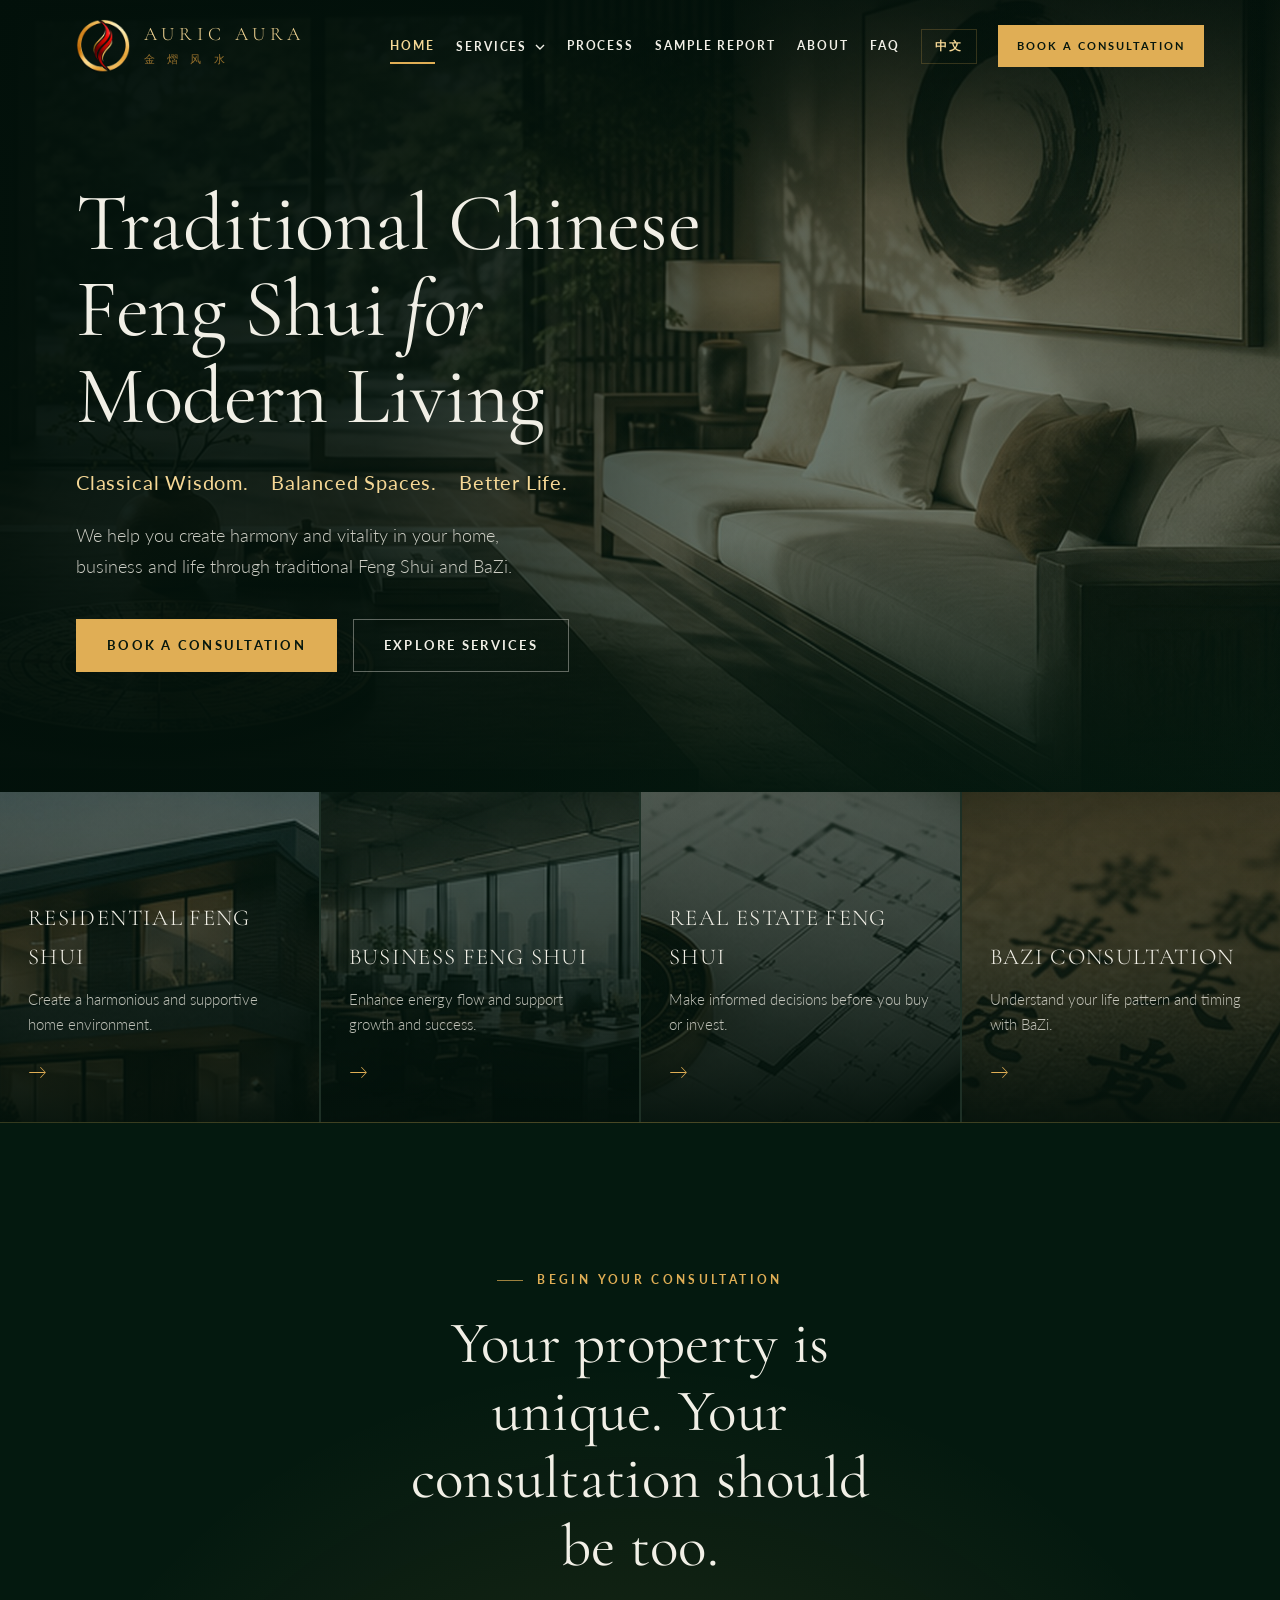
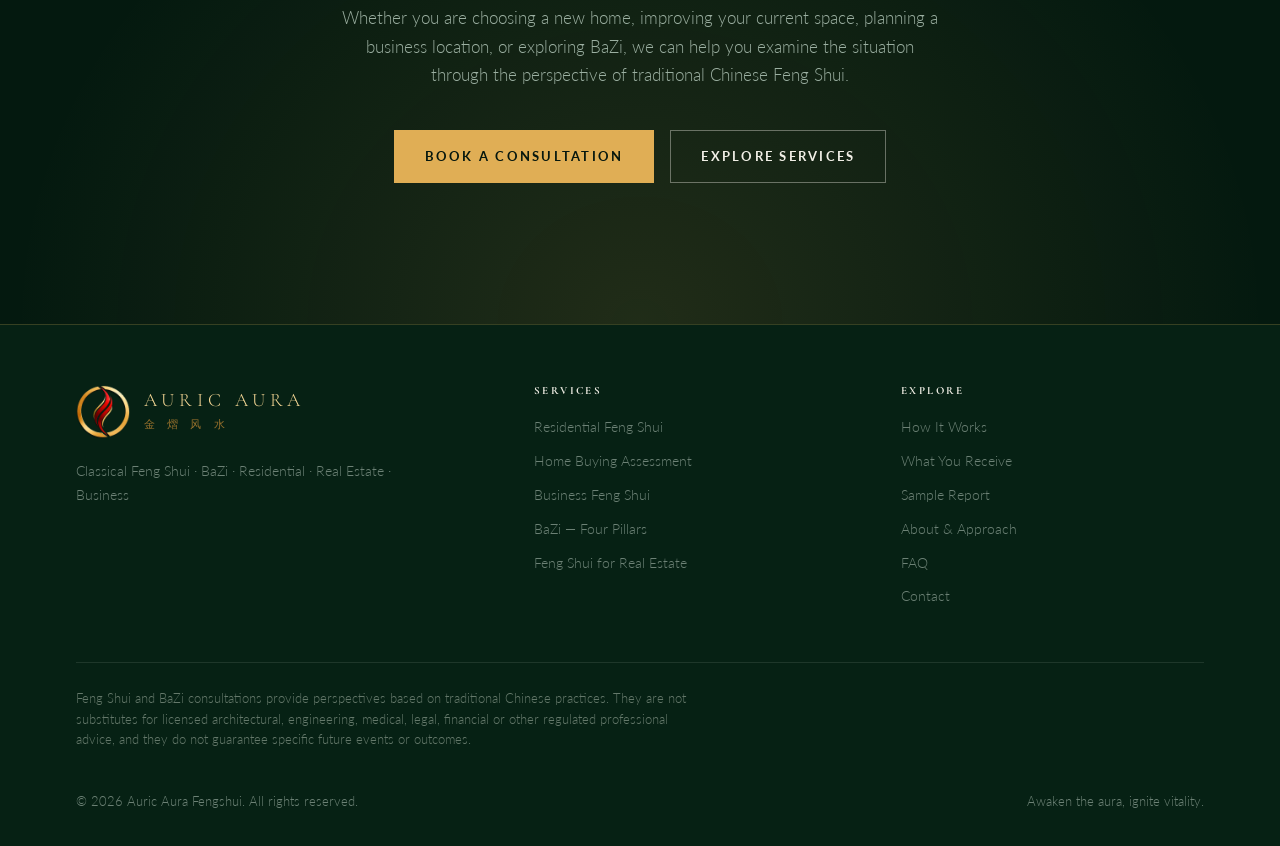
<file: index.html>
<!DOCTYPE html>
<html lang="en" data-page="index">
<head>
<meta charset="utf-8">
<meta name="viewport" content="width=device-width, initial-scale=1">
<title>Auric Aura Fengshui — Traditional Chinese Feng Shui for Modern Living</title>
<meta name="description" content="Personalized classical Chinese Feng Shui and BaZi consultations for homes, businesses and real-estate decisions.">
<meta name="theme-color" content="#04190F">
<link rel="icon" href="logo-mark.png" type="image/png">
<link rel="preconnect" href="https://fonts.googleapis.com">
<link rel="preconnect" href="https://fonts.gstatic.com" crossorigin>
<link rel="stylesheet" href="https://fonts.googleapis.com/css2?family=Cormorant+Garamond:ital,wght@0,300;0,400;0,500;1,400&family=Lato:wght@300;400;700&family=Noto+Sans+SC:wght@300;400;700&family=Noto+Serif+SC:wght@400;500&display=swap">
<link rel="stylesheet" href="style.css?v=ec7eb05d">
<script src="i18n.js?v=b93cf1b6"></script>
<script>
  // Mark that scripting is live, so reveal-on-scroll may hide content. If this
  // never runs, everything stays visible rather than stranded at opacity 0.
  document.documentElement.className += ' js';
  // Apply the stored language before first paint to avoid a flash of English.
  try {
    if (localStorage.getItem('aa-lang') === 'zh') document.documentElement.lang = 'zh-Hans';
  } catch (e) {}
</script>
</head>
<body>

<a class="skip-link" href="#main" data-i18n="skip">Skip to content</a>

<header class="site-header">
  <div class="shell site-header__inner">
    <a class="brand" href="index.html" data-i18n-aria="brand.aria" aria-label="Auric Aura Fengshui — home">
      <img class="brand__seal" src="logo-mark.png" alt="" width="512" height="512">
      <span>
        <span class="brand__name">Auric Aura</span>
        <span class="hanzi brand__hanzi" aria-hidden="true">金 熠 风 水</span>
      </span>
    </a>

    <nav class="nav" id="nav" aria-label="Primary">
      <a class="nav__link is-active" href="index.html" data-i18n="nav.home">Home</a>
      <div class="nav__item" data-dropdown>
        <button class="nav__link nav__toggle" type="button" aria-expanded="false" aria-controls="services-menu">
          <span data-i18n="nav.services">Services</span>
          <svg class="nav__caret" width="10" height="6" viewBox="0 0 10 6" fill="none" aria-hidden="true">
            <path d="M1 1l4 4 4-4" stroke="currentColor" stroke-width="1.4"/>
          </svg>
        </button>
        <ul class="nav__menu" id="services-menu">
          <li><a href="services.html#residential" data-i18n="menu.res">Residential Feng Shui</a></li>
          <li><a href="services.html#home-buying" data-i18n="menu.buy">Home Buying Assessment</a></li>
          <li><a href="services.html#business" data-i18n="menu.biz">Business Feng Shui</a></li>
          <li><a href="services.html#bazi" data-i18n="menu.bazi">BaZi — Four Pillars</a></li>
          <li><a href="services.html#real-estate" data-i18n="menu.re">Feng Shui for Real Estate</a></li>
        </ul>
      </div>
      <a class="nav__link" href="process.html" data-i18n="nav.process">Process</a>
      <a class="nav__link" href="sample-report.html" data-i18n="nav.report">Sample Report</a>
      <a class="nav__link" href="about.html" data-i18n="nav.about">About</a>
      <a class="nav__link" href="faq.html" data-i18n="nav.faq">FAQ</a>
      <button class="lang-btn" id="lang-toggle" type="button" data-i18n="lang.toggle">中文</button>
      <a class="btn btn--gold btn--sm" href="contact.html" data-i18n="btn.book">Book a Consultation</a>
    </nav>

    <button class="burger" id="burger" type="button" data-i18n-aria="nav.open" aria-label="Open menu" aria-expanded="false" aria-controls="nav">
      <span></span><span></span><span></span>
    </button>
  </div>
</header>

<main id="main">
  <section class="hero">
    <div class="hero__media">
      <img src="hero-living-room.jpg" alt="A sunlit modern living room opening onto a Chinese garden, with a luopan compass resting on the table" fetchpriority="high">
    </div>

    <div class="shell">
     <div class="hero__content">
      <h1 class="hero__title" data-i18n="hero.title">Traditional Chinese<br>Feng Shui <em>for</em><br>Modern Living</h1>

      <p class="hero__tagline">
        <span data-i18n="hero.tag1">Classical Wisdom.</span>
        <span data-i18n="hero.tag2">Balanced Spaces.</span>
        <span data-i18n="hero.tag3">Better Life.</span>
      </p>

      <p class="hero__text" data-i18n="hero.text">We help you create harmony and vitality in your home, business and life through traditional Feng Shui and BaZi.</p>

      <div class="hero__actions">
        <a class="btn btn--gold" href="contact.html" data-i18n="btn.book">Book a Consultation</a>
        <a class="btn btn--ghost" href="services.html" data-i18n="btn.services">Explore Services</a>
      </div>
     </div>
    </div>
  </section>

  <section class="tiles" aria-label="Consultation types">
    <a class="tile" href="services.html#residential">
      <img src="service-residential.jpg" alt="A contemporary home glowing at dusk" loading="lazy">
      <span>
        <span class="tile__title" data-i18n="tile.res.title">Residential Feng Shui</span>
        <span class="tile__text" data-i18n="tile.res.text">Create a harmonious and supportive home environment.</span>
        <span class="tile__arrow" aria-hidden="true">&#8594;</span>
      </span>
    </a>
    <a class="tile" href="services.html#business">
      <img src="service-business.jpg" alt="An open-plan office overlooking a city skyline" loading="lazy">
      <span>
        <span class="tile__title" data-i18n="tile.biz.title">Business Feng Shui</span>
        <span class="tile__text" data-i18n="tile.biz.text">Enhance energy flow and support growth and success.</span>
        <span class="tile__arrow" aria-hidden="true">&#8594;</span>
      </span>
    </a>
    <a class="tile" href="services.html#real-estate">
      <img src="service-realestate.jpg" alt="A brass compass and pen resting on an architectural floor plan" loading="lazy">
      <span>
        <span class="tile__title" data-i18n="tile.re.title">Real Estate Feng Shui</span>
        <span class="tile__text" data-i18n="tile.re.text">Make informed decisions before you buy or invest.</span>
        <span class="tile__arrow" aria-hidden="true">&#8594;</span>
      </span>
    </a>
    <a class="tile" href="services.html#bazi">
      <img src="service-bazi.jpg" alt="Chinese characters inscribed on aged bamboo slips" loading="lazy">
      <span>
        <span class="tile__title" data-i18n="tile.bazi.title">BaZi Consultation</span>
        <span class="tile__text" data-i18n="tile.bazi.text">Understand your life pattern and timing with BaZi.</span>
        <span class="tile__arrow" aria-hidden="true">&#8594;</span>
      </span>
    </a>
  </section>

  <section class="cta">
    <div class="shell">
      <p class="eyebrow" data-i18n="cta.eyebrow" style="display:inline-block">Begin Your Consultation</p>
      <h2 class="cta__title" data-i18n="cta.title">Your property is unique. Your consultation should be too.</h2>
      <p class="cta__text" data-i18n="cta.text">Whether you are choosing a new home, improving your current space, planning a business location, or exploring BaZi, we can help you examine the situation through the perspective of traditional Chinese Feng Shui.</p>
      <div class="cta__actions">
        <a class="btn btn--gold" href="contact.html" data-i18n="btn.book">Book a Consultation</a>
        <a class="btn btn--ghost" href="services.html" data-i18n="btn.services">Explore Services</a>
      </div>
    </div>
  </section>
</main>

<footer class="site-footer">
  <div class="shell">
    <div class="site-footer__top">
      <div class="site-footer__brand">
        <a class="brand" href="index.html">
          <img class="brand__seal" src="logo-mark.png" alt="" width="512" height="512">
          <span>
            <span class="brand__name">Auric Aura</span>
            <span class="hanzi brand__hanzi" aria-hidden="true">金 熠 风 水</span>
          </span>
        </a>
        <p class="site-footer__blurb" data-i18n="foot.blurb">Classical Feng Shui &middot; BaZi &middot; Residential &middot; Real Estate &middot; Business</p>
      </div>

      <div>
        <h2 class="footer__heading" data-i18n="foot.services">Services</h2>
        <ul class="footer__list">
          <li><a href="services.html#residential" data-i18n="menu.res">Residential Feng Shui</a></li>
          <li><a href="services.html#home-buying" data-i18n="menu.buy">Home Buying Assessment</a></li>
          <li><a href="services.html#business" data-i18n="menu.biz">Business Feng Shui</a></li>
          <li><a href="services.html#bazi" data-i18n="menu.bazi">BaZi — Four Pillars</a></li>
          <li><a href="services.html#real-estate" data-i18n="menu.re">Feng Shui for Real Estate</a></li>
        </ul>
      </div>

      <div>
        <h2 class="footer__heading" data-i18n="foot.explore">Explore</h2>
        <ul class="footer__list">
          <li><a href="process.html" data-i18n="foot.process">How It Works</a></li>
          <li><a href="process.html#receive" data-i18n="foot.receive">What You Receive</a></li>
          <li><a href="sample-report.html" data-i18n="foot.report">Sample Report</a></li>
          <li><a href="about.html" data-i18n="foot.about">About & Approach</a></li>
          <li><a href="faq.html" data-i18n="foot.faq">FAQ</a></li>
          <li><a href="contact.html" data-i18n="foot.contact">Contact</a></li>
        </ul>
      </div>
    </div>

    <p class="disclaimer" data-i18n="foot.disclaimer">
      Feng Shui and BaZi consultations provide perspectives based on traditional Chinese practices.
      They are not substitutes for licensed architectural, engineering, medical, legal, financial or
      other regulated professional advice, and they do not guarantee specific future events or
      outcomes.
    </p>

    <div class="site-footer__bottom">
      <span>&copy; <span id="year">2026</span> Auric Aura Fengshui. <span data-i18n="foot.rights">All rights reserved.</span></span>
      <span data-i18n="foot.motto">Awaken the aura, ignite vitality.</span>
    </div>
  </div>
</footer>

<script src="main.js?v=daebe13c" defer></script>
</body>
</html>
</file>
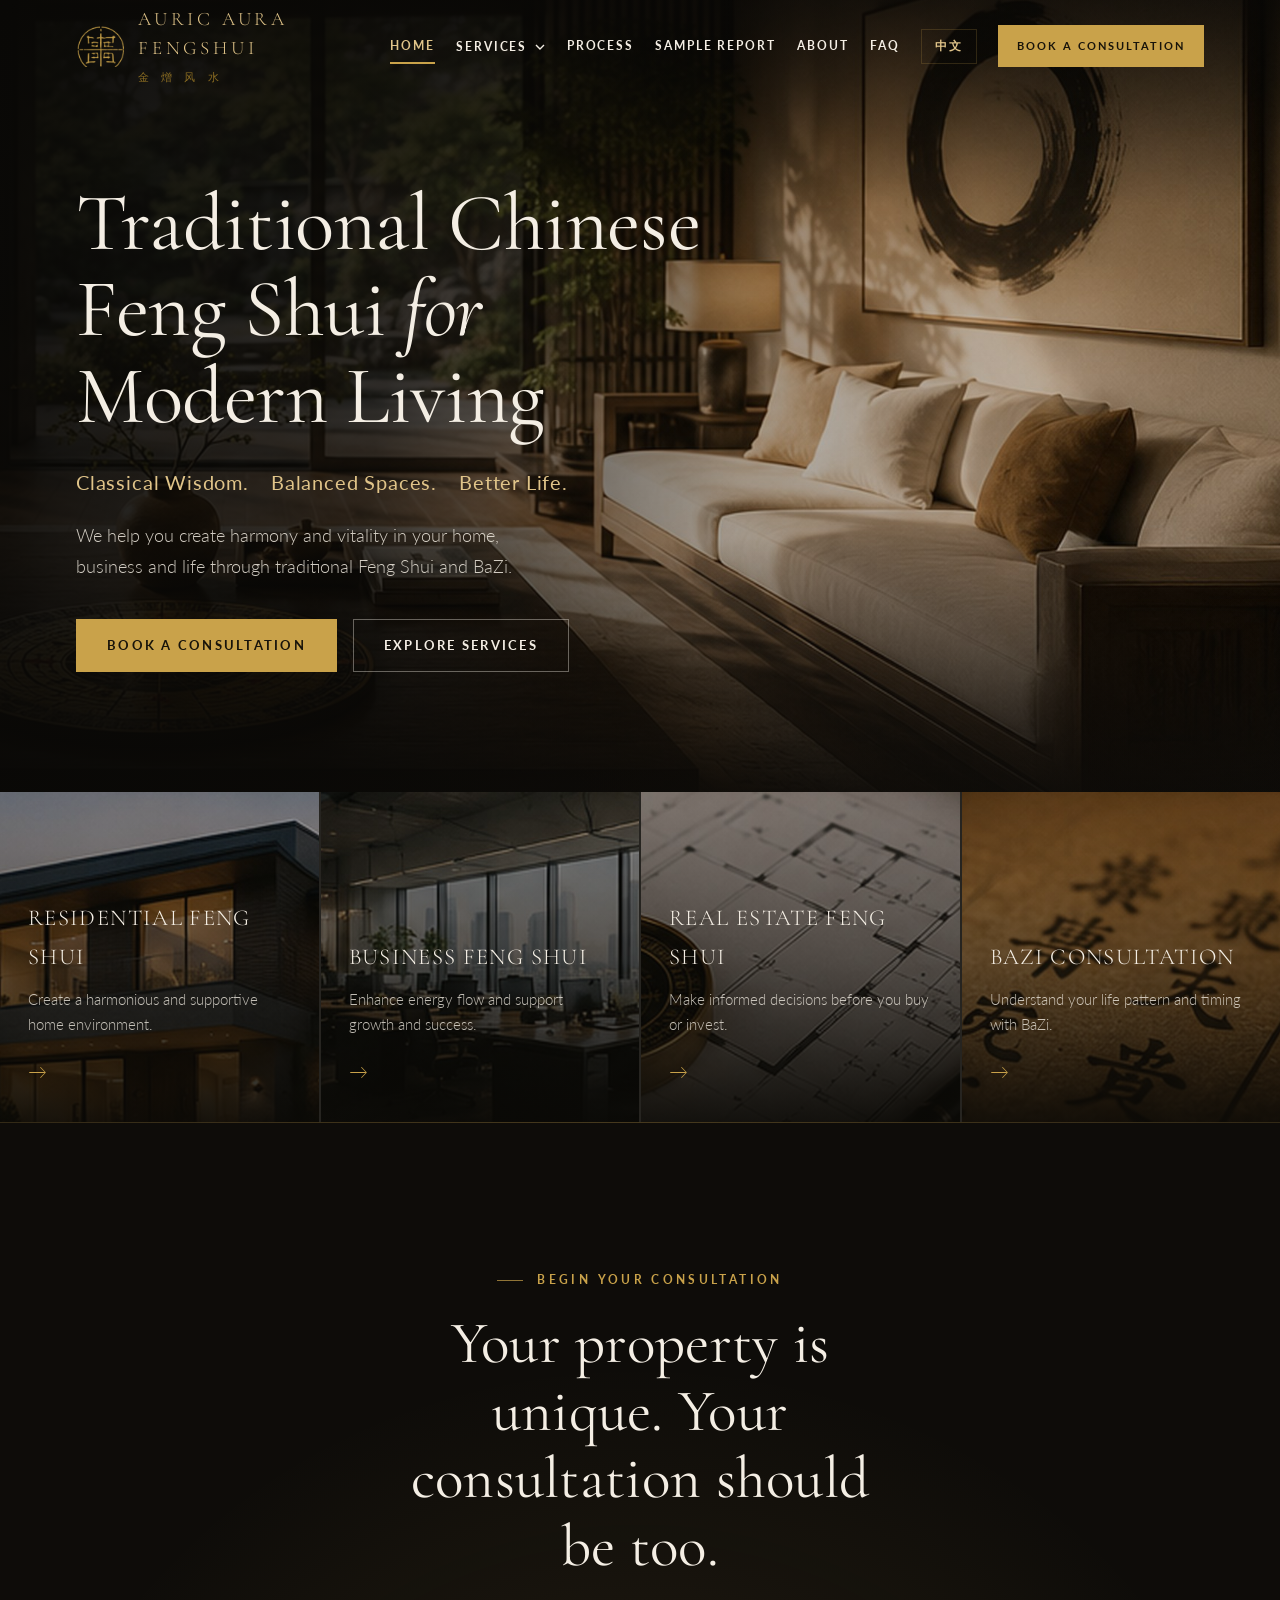
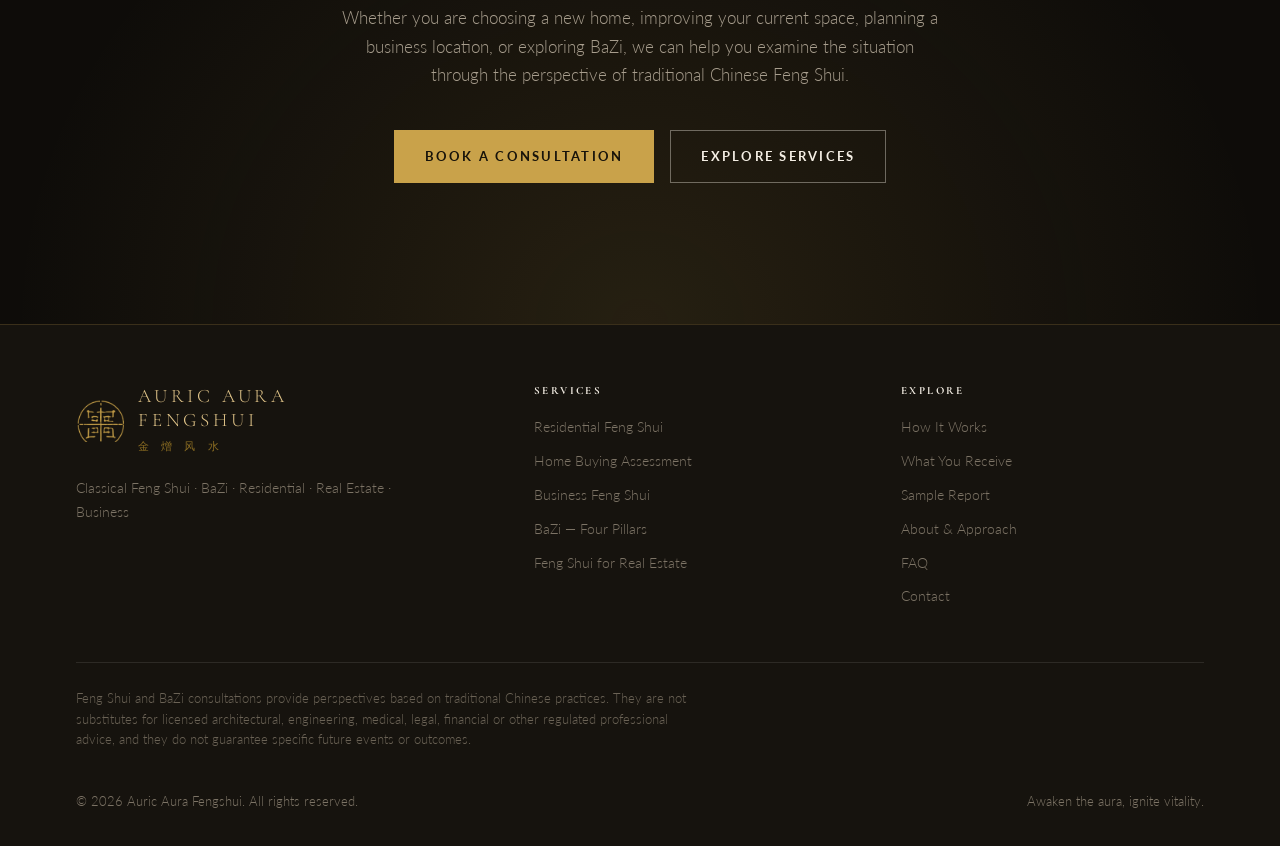
<file: auric-aura-upload/index.html>
<!DOCTYPE html>
<html lang="en" data-page="index">
<head>
<meta charset="utf-8">
<meta name="viewport" content="width=device-width, initial-scale=1">
<title>Auric Aura Fengshui — Traditional Chinese Feng Shui for Modern Living</title>
<meta name="description" content="Personalized classical Chinese Feng Shui and BaZi consultations for homes, businesses and real-estate decisions.">
<meta name="theme-color" content="#0E0C09">
<link rel="icon" href="assets/img/seal.png" type="image/png">
<link rel="preconnect" href="https://fonts.googleapis.com">
<link rel="preconnect" href="https://fonts.gstatic.com" crossorigin>
<link rel="stylesheet" href="https://fonts.googleapis.com/css2?family=Cormorant+Garamond:ital,wght@0,300;0,400;0,500;1,400&family=Lato:wght@300;400;700&family=Noto+Sans+SC:wght@300;400;700&family=Noto+Serif+SC:wght@400;500&display=swap">
<link rel="stylesheet" href="assets/css/style.css?v=1edd63f2">
<script src="assets/js/i18n.js?v=f6fdb236"></script>
<script>
  // Mark that scripting is live, so reveal-on-scroll may hide content. If this
  // never runs, everything stays visible rather than stranded at opacity 0.
  document.documentElement.className += ' js';
  // Apply the stored language before first paint to avoid a flash of English.
  try {
    if (localStorage.getItem('aa-lang') === 'zh') document.documentElement.lang = 'zh-Hans';
  } catch (e) {}
</script>
</head>
<body>

<a class="skip-link" href="#main" data-i18n="skip">Skip to content</a>

<header class="site-header">
  <div class="shell site-header__inner">
    <a class="brand" href="index.html" data-i18n-aria="brand.aria" aria-label="Auric Aura Fengshui — home">
      <img class="brand__seal" src="assets/img/seal.png" alt="" width="82" height="73">
      <span>
        <span class="brand__name">Auric Aura<br>Fengshui</span>
        <span class="hanzi brand__hanzi" aria-hidden="true">金 熷 风 水</span>
      </span>
    </a>

    <nav class="nav" id="nav" aria-label="Primary">
      <a class="nav__link is-active" href="index.html" data-i18n="nav.home">Home</a>
      <div class="nav__item" data-dropdown>
        <button class="nav__link nav__toggle" type="button" aria-expanded="false" aria-controls="services-menu">
          <span data-i18n="nav.services">Services</span>
          <svg class="nav__caret" width="10" height="6" viewBox="0 0 10 6" fill="none" aria-hidden="true">
            <path d="M1 1l4 4 4-4" stroke="currentColor" stroke-width="1.4"/>
          </svg>
        </button>
        <ul class="nav__menu" id="services-menu">
          <li><a href="services.html#residential" data-i18n="menu.res">Residential Feng Shui</a></li>
          <li><a href="services.html#home-buying" data-i18n="menu.buy">Home Buying Assessment</a></li>
          <li><a href="services.html#business" data-i18n="menu.biz">Business Feng Shui</a></li>
          <li><a href="services.html#bazi" data-i18n="menu.bazi">BaZi — Four Pillars</a></li>
          <li><a href="services.html#real-estate" data-i18n="menu.re">Feng Shui for Real Estate</a></li>
        </ul>
      </div>
      <a class="nav__link" href="process.html" data-i18n="nav.process">Process</a>
      <a class="nav__link" href="sample-report.html" data-i18n="nav.report">Sample Report</a>
      <a class="nav__link" href="about.html" data-i18n="nav.about">About</a>
      <a class="nav__link" href="faq.html" data-i18n="nav.faq">FAQ</a>
      <button class="lang-btn" id="lang-toggle" type="button" data-i18n="lang.toggle">中文</button>
      <a class="btn btn--gold btn--sm" href="contact.html" data-i18n="btn.book">Book a Consultation</a>
    </nav>

    <button class="burger" id="burger" type="button" data-i18n-aria="nav.open" aria-label="Open menu" aria-expanded="false" aria-controls="nav">
      <span></span><span></span><span></span>
    </button>
  </div>
</header>

<main id="main">
  <section class="hero">
    <div class="hero__media">
      <img src="assets/img/hero-living-room.jpg" alt="A sunlit modern living room opening onto a Chinese garden, with a luopan compass resting on the table" fetchpriority="high">
    </div>

    <div class="shell">
     <div class="hero__content">
      <h1 class="hero__title" data-i18n="hero.title">Traditional Chinese<br>Feng Shui <em>for</em><br>Modern Living</h1>

      <p class="hero__tagline">
        <span data-i18n="hero.tag1">Classical Wisdom.</span>
        <span data-i18n="hero.tag2">Balanced Spaces.</span>
        <span data-i18n="hero.tag3">Better Life.</span>
      </p>

      <p class="hero__text" data-i18n="hero.text">We help you create harmony and vitality in your home, business and life through traditional Feng Shui and BaZi.</p>

      <div class="hero__actions">
        <a class="btn btn--gold" href="contact.html" data-i18n="btn.book">Book a Consultation</a>
        <a class="btn btn--ghost" href="services.html" data-i18n="btn.services">Explore Services</a>
      </div>
     </div>
    </div>
  </section>

  <section class="tiles" aria-label="Consultation types">
    <a class="tile" href="services.html#residential">
      <img src="assets/img/service-residential.jpg" alt="A contemporary home glowing at dusk" loading="lazy">
      <span>
        <span class="tile__title" data-i18n="tile.res.title">Residential Feng Shui</span>
        <span class="tile__text" data-i18n="tile.res.text">Create a harmonious and supportive home environment.</span>
        <span class="tile__arrow" aria-hidden="true">&#8594;</span>
      </span>
    </a>
    <a class="tile" href="services.html#business">
      <img src="assets/img/service-business.jpg" alt="An open-plan office overlooking a city skyline" loading="lazy">
      <span>
        <span class="tile__title" data-i18n="tile.biz.title">Business Feng Shui</span>
        <span class="tile__text" data-i18n="tile.biz.text">Enhance energy flow and support growth and success.</span>
        <span class="tile__arrow" aria-hidden="true">&#8594;</span>
      </span>
    </a>
    <a class="tile" href="services.html#real-estate">
      <img src="assets/img/service-realestate.jpg" alt="A brass compass and pen resting on an architectural floor plan" loading="lazy">
      <span>
        <span class="tile__title" data-i18n="tile.re.title">Real Estate Feng Shui</span>
        <span class="tile__text" data-i18n="tile.re.text">Make informed decisions before you buy or invest.</span>
        <span class="tile__arrow" aria-hidden="true">&#8594;</span>
      </span>
    </a>
    <a class="tile" href="services.html#bazi">
      <img src="assets/img/service-bazi.jpg" alt="Chinese characters inscribed on aged bamboo slips" loading="lazy">
      <span>
        <span class="tile__title" data-i18n="tile.bazi.title">BaZi Consultation</span>
        <span class="tile__text" data-i18n="tile.bazi.text">Understand your life pattern and timing with BaZi.</span>
        <span class="tile__arrow" aria-hidden="true">&#8594;</span>
      </span>
    </a>
  </section>

  <section class="cta">
    <div class="shell">
      <p class="eyebrow" data-i18n="cta.eyebrow" style="display:inline-block">Begin Your Consultation</p>
      <h2 class="cta__title" data-i18n="cta.title">Your property is unique. Your consultation should be too.</h2>
      <p class="cta__text" data-i18n="cta.text">Whether you are choosing a new home, improving your current space, planning a business location, or exploring BaZi, we can help you examine the situation through the perspective of traditional Chinese Feng Shui.</p>
      <div class="cta__actions">
        <a class="btn btn--gold" href="contact.html" data-i18n="btn.book">Book a Consultation</a>
        <a class="btn btn--ghost" href="services.html" data-i18n="btn.services">Explore Services</a>
      </div>
    </div>
  </section>
</main>

<footer class="site-footer">
  <div class="shell">
    <div class="site-footer__top">
      <div class="site-footer__brand">
        <a class="brand" href="index.html">
          <img class="brand__seal" src="assets/img/seal.png" alt="" width="82" height="73">
          <span>
            <span class="brand__name">Auric Aura<br>Fengshui</span>
            <span class="hanzi brand__hanzi" aria-hidden="true">金 熷 风 水</span>
          </span>
        </a>
        <p class="site-footer__blurb" data-i18n="foot.blurb">Classical Feng Shui &middot; BaZi &middot; Residential &middot; Real Estate &middot; Business</p>
      </div>

      <div>
        <h2 class="footer__heading" data-i18n="foot.services">Services</h2>
        <ul class="footer__list">
          <li><a href="services.html#residential" data-i18n="menu.res">Residential Feng Shui</a></li>
          <li><a href="services.html#home-buying" data-i18n="menu.buy">Home Buying Assessment</a></li>
          <li><a href="services.html#business" data-i18n="menu.biz">Business Feng Shui</a></li>
          <li><a href="services.html#bazi" data-i18n="menu.bazi">BaZi — Four Pillars</a></li>
          <li><a href="services.html#real-estate" data-i18n="menu.re">Feng Shui for Real Estate</a></li>
        </ul>
      </div>

      <div>
        <h2 class="footer__heading" data-i18n="foot.explore">Explore</h2>
        <ul class="footer__list">
          <li><a href="process.html" data-i18n="foot.process">How It Works</a></li>
          <li><a href="process.html#receive" data-i18n="foot.receive">What You Receive</a></li>
          <li><a href="sample-report.html" data-i18n="foot.report">Sample Report</a></li>
          <li><a href="about.html" data-i18n="foot.about">About & Approach</a></li>
          <li><a href="faq.html" data-i18n="foot.faq">FAQ</a></li>
          <li><a href="contact.html" data-i18n="foot.contact">Contact</a></li>
        </ul>
      </div>
    </div>

    <p class="disclaimer" data-i18n="foot.disclaimer">
      Feng Shui and BaZi consultations provide perspectives based on traditional Chinese practices.
      They are not substitutes for licensed architectural, engineering, medical, legal, financial or
      other regulated professional advice, and they do not guarantee specific future events or
      outcomes.
    </p>

    <div class="site-footer__bottom">
      <span>&copy; <span id="year">2026</span> Auric Aura Fengshui. <span data-i18n="foot.rights">All rights reserved.</span></span>
      <span data-i18n="foot.motto">Awaken the aura, ignite vitality.</span>
    </div>
  </div>
</footer>

<script src="assets/js/main.js?v=3825f6ab" defer></script>
</body>
</html>
</file>
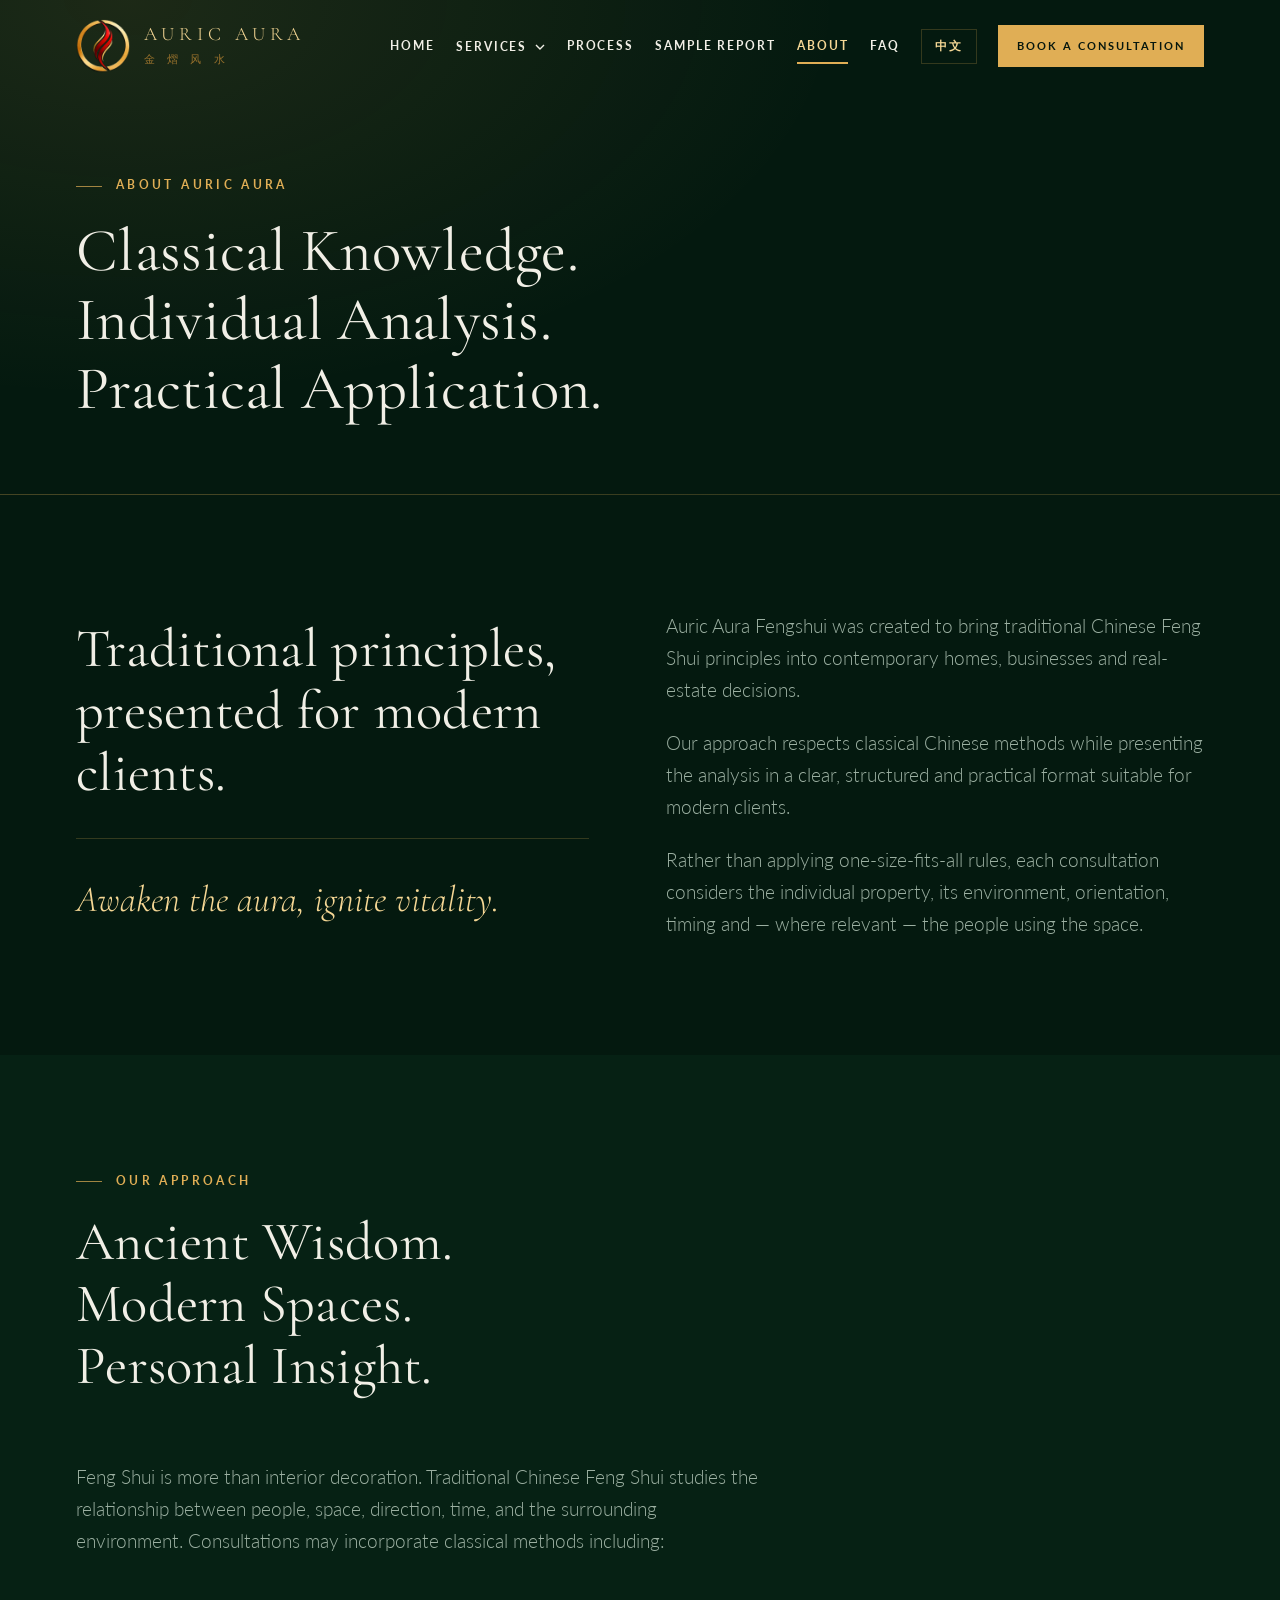
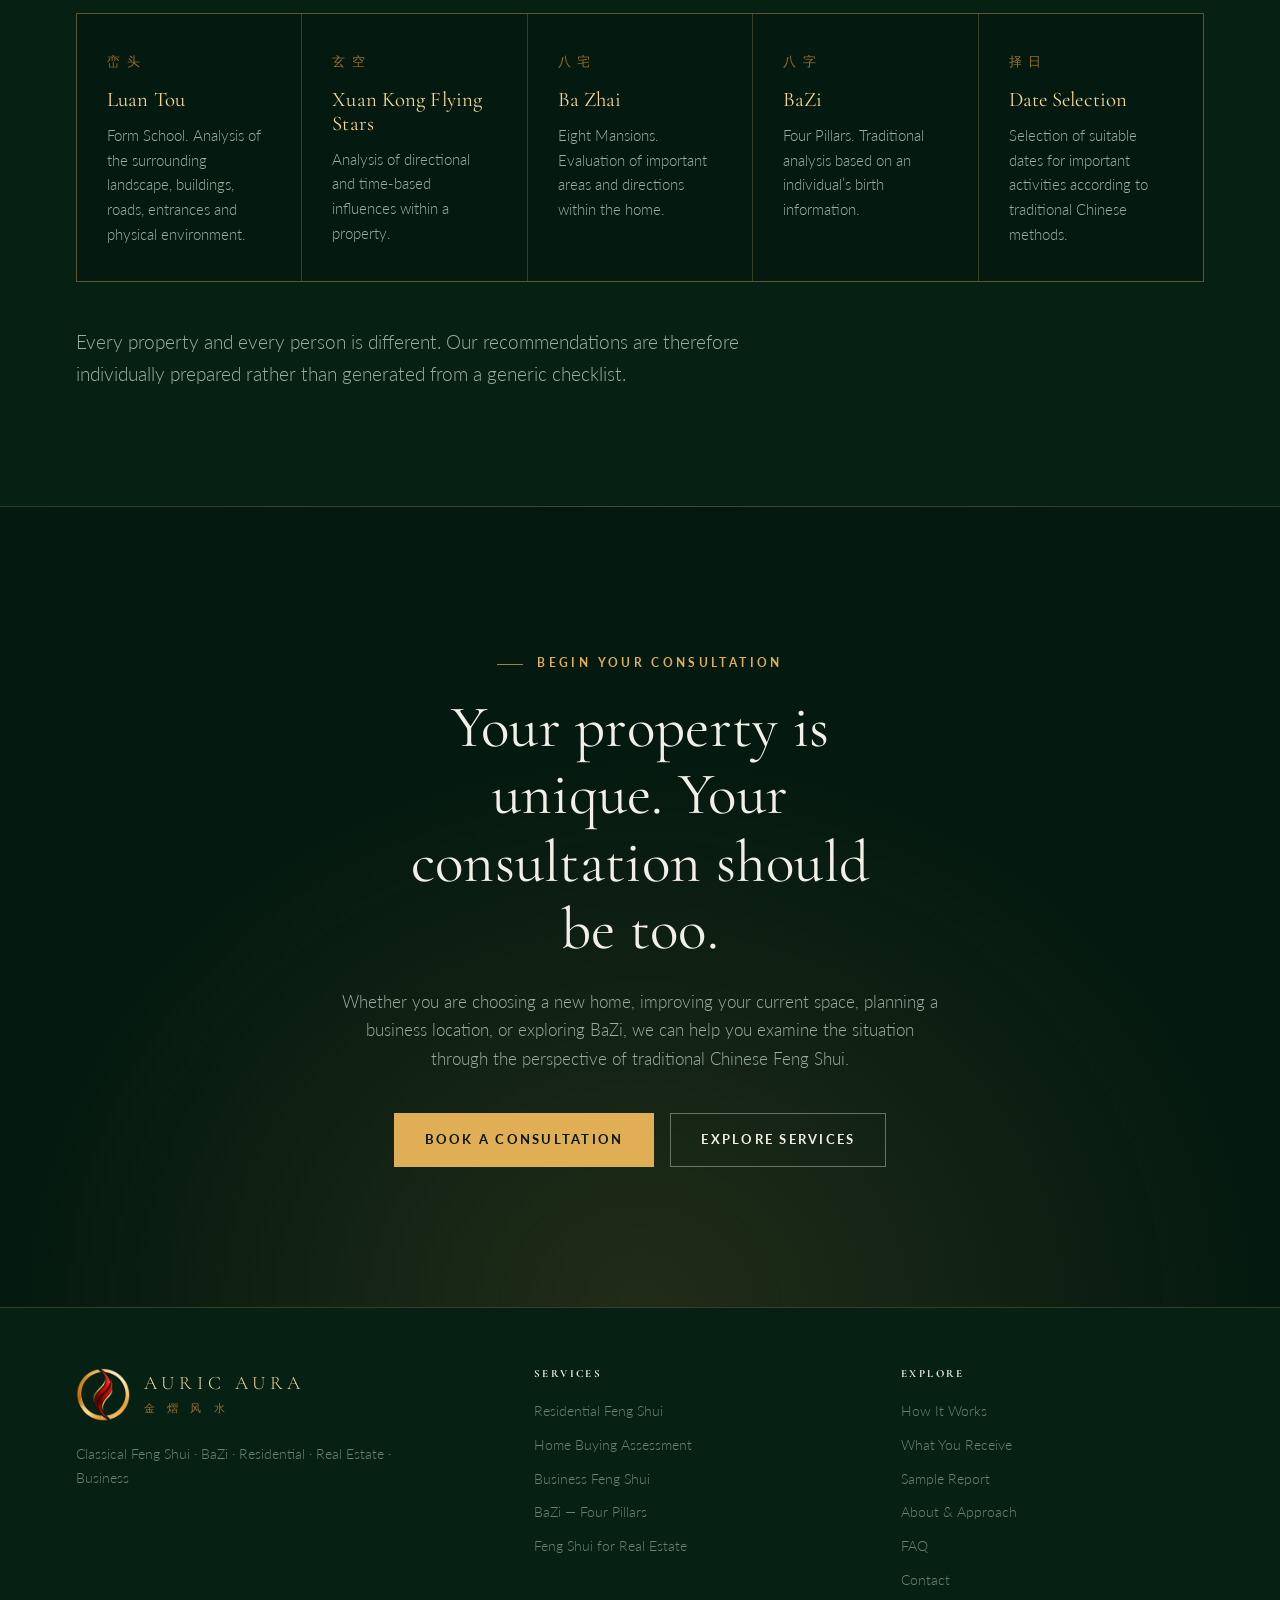
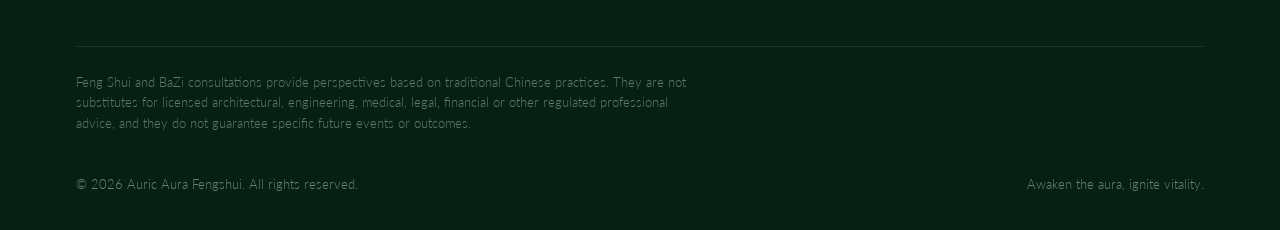
<file: about.html>
<!DOCTYPE html>
<html lang="en" data-page="about">
<head>
<meta charset="utf-8">
<meta name="viewport" content="width=device-width, initial-scale=1">
<title>About &amp; Approach — Auric Aura Fengshui</title>
<meta name="description" content="Classical knowledge, individual analysis, practical application — and the methods we use.">
<meta name="theme-color" content="#04190F">
<link rel="icon" href="logo-mark.png" type="image/png">
<link rel="preconnect" href="https://fonts.googleapis.com">
<link rel="preconnect" href="https://fonts.gstatic.com" crossorigin>
<link rel="stylesheet" href="https://fonts.googleapis.com/css2?family=Cormorant+Garamond:ital,wght@0,300;0,400;0,500;1,400&family=Lato:wght@300;400;700&family=Noto+Sans+SC:wght@300;400;700&family=Noto+Serif+SC:wght@400;500&display=swap">
<link rel="stylesheet" href="style.css?v=ec7eb05d">
<script src="i18n.js?v=b93cf1b6"></script>
<script>
  // Mark that scripting is live, so reveal-on-scroll may hide content. If this
  // never runs, everything stays visible rather than stranded at opacity 0.
  document.documentElement.className += ' js';
  // Apply the stored language before first paint to avoid a flash of English.
  try {
    if (localStorage.getItem('aa-lang') === 'zh') document.documentElement.lang = 'zh-Hans';
  } catch (e) {}
</script>
</head>
<body>

<a class="skip-link" href="#main" data-i18n="skip">Skip to content</a>

<header class="site-header">
  <div class="shell site-header__inner">
    <a class="brand" href="index.html" data-i18n-aria="brand.aria" aria-label="Auric Aura Fengshui — home">
      <img class="brand__seal" src="logo-mark.png" alt="" width="512" height="512">
      <span>
        <span class="brand__name">Auric Aura</span>
        <span class="hanzi brand__hanzi" aria-hidden="true">金 熠 风 水</span>
      </span>
    </a>

    <nav class="nav" id="nav" aria-label="Primary">
      <a class="nav__link" href="index.html" data-i18n="nav.home">Home</a>
      <div class="nav__item" data-dropdown>
        <button class="nav__link nav__toggle" type="button" aria-expanded="false" aria-controls="services-menu">
          <span data-i18n="nav.services">Services</span>
          <svg class="nav__caret" width="10" height="6" viewBox="0 0 10 6" fill="none" aria-hidden="true">
            <path d="M1 1l4 4 4-4" stroke="currentColor" stroke-width="1.4"/>
          </svg>
        </button>
        <ul class="nav__menu" id="services-menu">
          <li><a href="services.html#residential" data-i18n="menu.res">Residential Feng Shui</a></li>
          <li><a href="services.html#home-buying" data-i18n="menu.buy">Home Buying Assessment</a></li>
          <li><a href="services.html#business" data-i18n="menu.biz">Business Feng Shui</a></li>
          <li><a href="services.html#bazi" data-i18n="menu.bazi">BaZi — Four Pillars</a></li>
          <li><a href="services.html#real-estate" data-i18n="menu.re">Feng Shui for Real Estate</a></li>
        </ul>
      </div>
      <a class="nav__link" href="process.html" data-i18n="nav.process">Process</a>
      <a class="nav__link" href="sample-report.html" data-i18n="nav.report">Sample Report</a>
      <a class="nav__link is-active" href="about.html" data-i18n="nav.about">About</a>
      <a class="nav__link" href="faq.html" data-i18n="nav.faq">FAQ</a>
      <button class="lang-btn" id="lang-toggle" type="button" data-i18n="lang.toggle">中文</button>
      <a class="btn btn--gold btn--sm" href="contact.html" data-i18n="btn.book">Book a Consultation</a>
    </nav>

    <button class="burger" id="burger" type="button" data-i18n-aria="nav.open" aria-label="Open menu" aria-expanded="false" aria-controls="nav">
      <span></span><span></span><span></span>
    </button>
  </div>
</header>

<main id="main">
  <section class="page-head">
    <div class="shell">
      <p class="eyebrow" data-i18n="ph.about.eyebrow">About Auric Aura</p>
      <h1 class="page-head__title" data-i18n="ph.about.title">Classical Knowledge. Individual Analysis. Practical Application.</h1>
    </div>
  </section>

  <section class="section">
    <div class="shell about__grid">
      <div class="reveal">
        <h2 class="section-title" data-i18n="ab.title">Traditional principles, presented for modern clients.</h2>
        <p class="about__motto" data-i18n="ab.motto">Awaken the aura, ignite vitality.</p>
      </div>

      <div class="reveal">
        <p class="lede" data-i18n="ab.p1">Auric Aura Fengshui was created to bring traditional Chinese Feng Shui principles into contemporary homes, businesses and real-estate decisions.</p>
        <p class="lede" data-i18n="ab.p2">Our approach respects classical Chinese methods while presenting the analysis in a clear, structured and practical format suitable for modern clients.</p>
        <p class="lede" data-i18n="ab.p3">Rather than applying one-size-fits-all rules, each consultation considers the individual property, its environment, orientation, timing and &mdash; where relevant &mdash; the people using the space.</p>
      </div>
    </div>
  </section>

  <section class="section section--alt">
    <div class="shell">
      <div class="section__head reveal">
        <p class="eyebrow" data-i18n="ap.eyebrow">Our Approach</p>
        <h2 class="section-title" data-i18n="ap.title">Ancient Wisdom. Modern Spaces. Personal Insight.</h2>
      </div>

      <div class="reveal">
        <p class="lede" data-i18n="ap.lede">Feng Shui is more than interior decoration. Traditional Chinese Feng Shui studies the relationship between people, space, direction, time, and the surrounding environment. Consultations may incorporate classical methods including:</p>
      </div>

      <div class="methods reveal">
        <article class="method">
          <span class="hanzi method__hanzi" aria-hidden="true">峦头</span>
          <h3 class="method__name" data-i18n="mt.luantou">Luan Tou</h3>
          <p class="method__text" data-i18n="mt.luantou.t">Form School. Analysis of the surrounding landscape, buildings, roads, entrances and physical environment.</p>
        </article>
        <article class="method">
          <span class="hanzi method__hanzi" aria-hidden="true">玄空</span>
          <h3 class="method__name" data-i18n="mt.xuankong">Xuan Kong Flying Stars</h3>
          <p class="method__text" data-i18n="mt.xuankong.t">Analysis of directional and time-based influences within a property.</p>
        </article>
        <article class="method">
          <span class="hanzi method__hanzi" aria-hidden="true">八宅</span>
          <h3 class="method__name" data-i18n="mt.bazhai">Ba Zhai</h3>
          <p class="method__text" data-i18n="mt.bazhai.t">Eight Mansions. Evaluation of important areas and directions within the home.</p>
        </article>
        <article class="method">
          <span class="hanzi method__hanzi" aria-hidden="true">八字</span>
          <h3 class="method__name" data-i18n="mt.bazi">BaZi</h3>
          <p class="method__text" data-i18n="mt.bazi.t">Four Pillars. Traditional analysis based on an individual&rsquo;s birth information.</p>
        </article>
        <article class="method">
          <span class="hanzi method__hanzi" aria-hidden="true">择日</span>
          <h3 class="method__name" data-i18n="mt.date">Date Selection</h3>
          <p class="method__text" data-i18n="mt.date.t">Selection of suitable dates for important activities according to traditional Chinese methods.</p>
        </article>
      </div>

      <p class="lede" data-i18n="ap.note" style="margin-top:44px">Every property and every person is different. Our recommendations are therefore individually prepared rather than generated from a generic checklist.</p>
    </div>
  </section>

  <section class="cta">
    <div class="shell">
      <p class="eyebrow" data-i18n="cta.eyebrow" style="display:inline-block">Begin Your Consultation</p>
      <h2 class="cta__title" data-i18n="cta.title">Your property is unique. Your consultation should be too.</h2>
      <p class="cta__text" data-i18n="cta.text">Whether you are choosing a new home, improving your current space, planning a business location, or exploring BaZi, we can help you examine the situation through the perspective of traditional Chinese Feng Shui.</p>
      <div class="cta__actions">
        <a class="btn btn--gold" href="contact.html" data-i18n="btn.book">Book a Consultation</a>
        <a class="btn btn--ghost" href="services.html" data-i18n="btn.services">Explore Services</a>
      </div>
    </div>
  </section>
</main>

<footer class="site-footer">
  <div class="shell">
    <div class="site-footer__top">
      <div class="site-footer__brand">
        <a class="brand" href="index.html">
          <img class="brand__seal" src="logo-mark.png" alt="" width="512" height="512">
          <span>
            <span class="brand__name">Auric Aura</span>
            <span class="hanzi brand__hanzi" aria-hidden="true">金 熠 风 水</span>
          </span>
        </a>
        <p class="site-footer__blurb" data-i18n="foot.blurb">Classical Feng Shui &middot; BaZi &middot; Residential &middot; Real Estate &middot; Business</p>
      </div>

      <div>
        <h2 class="footer__heading" data-i18n="foot.services">Services</h2>
        <ul class="footer__list">
          <li><a href="services.html#residential" data-i18n="menu.res">Residential Feng Shui</a></li>
          <li><a href="services.html#home-buying" data-i18n="menu.buy">Home Buying Assessment</a></li>
          <li><a href="services.html#business" data-i18n="menu.biz">Business Feng Shui</a></li>
          <li><a href="services.html#bazi" data-i18n="menu.bazi">BaZi — Four Pillars</a></li>
          <li><a href="services.html#real-estate" data-i18n="menu.re">Feng Shui for Real Estate</a></li>
        </ul>
      </div>

      <div>
        <h2 class="footer__heading" data-i18n="foot.explore">Explore</h2>
        <ul class="footer__list">
          <li><a href="process.html" data-i18n="foot.process">How It Works</a></li>
          <li><a href="process.html#receive" data-i18n="foot.receive">What You Receive</a></li>
          <li><a href="sample-report.html" data-i18n="foot.report">Sample Report</a></li>
          <li><a href="about.html" data-i18n="foot.about">About & Approach</a></li>
          <li><a href="faq.html" data-i18n="foot.faq">FAQ</a></li>
          <li><a href="contact.html" data-i18n="foot.contact">Contact</a></li>
        </ul>
      </div>
    </div>

    <p class="disclaimer" data-i18n="foot.disclaimer">
      Feng Shui and BaZi consultations provide perspectives based on traditional Chinese practices.
      They are not substitutes for licensed architectural, engineering, medical, legal, financial or
      other regulated professional advice, and they do not guarantee specific future events or
      outcomes.
    </p>

    <div class="site-footer__bottom">
      <span>&copy; <span id="year">2026</span> Auric Aura Fengshui. <span data-i18n="foot.rights">All rights reserved.</span></span>
      <span data-i18n="foot.motto">Awaken the aura, ignite vitality.</span>
    </div>
  </div>
</footer>

<script src="main.js?v=daebe13c" defer></script>
</body>
</html>
</file>
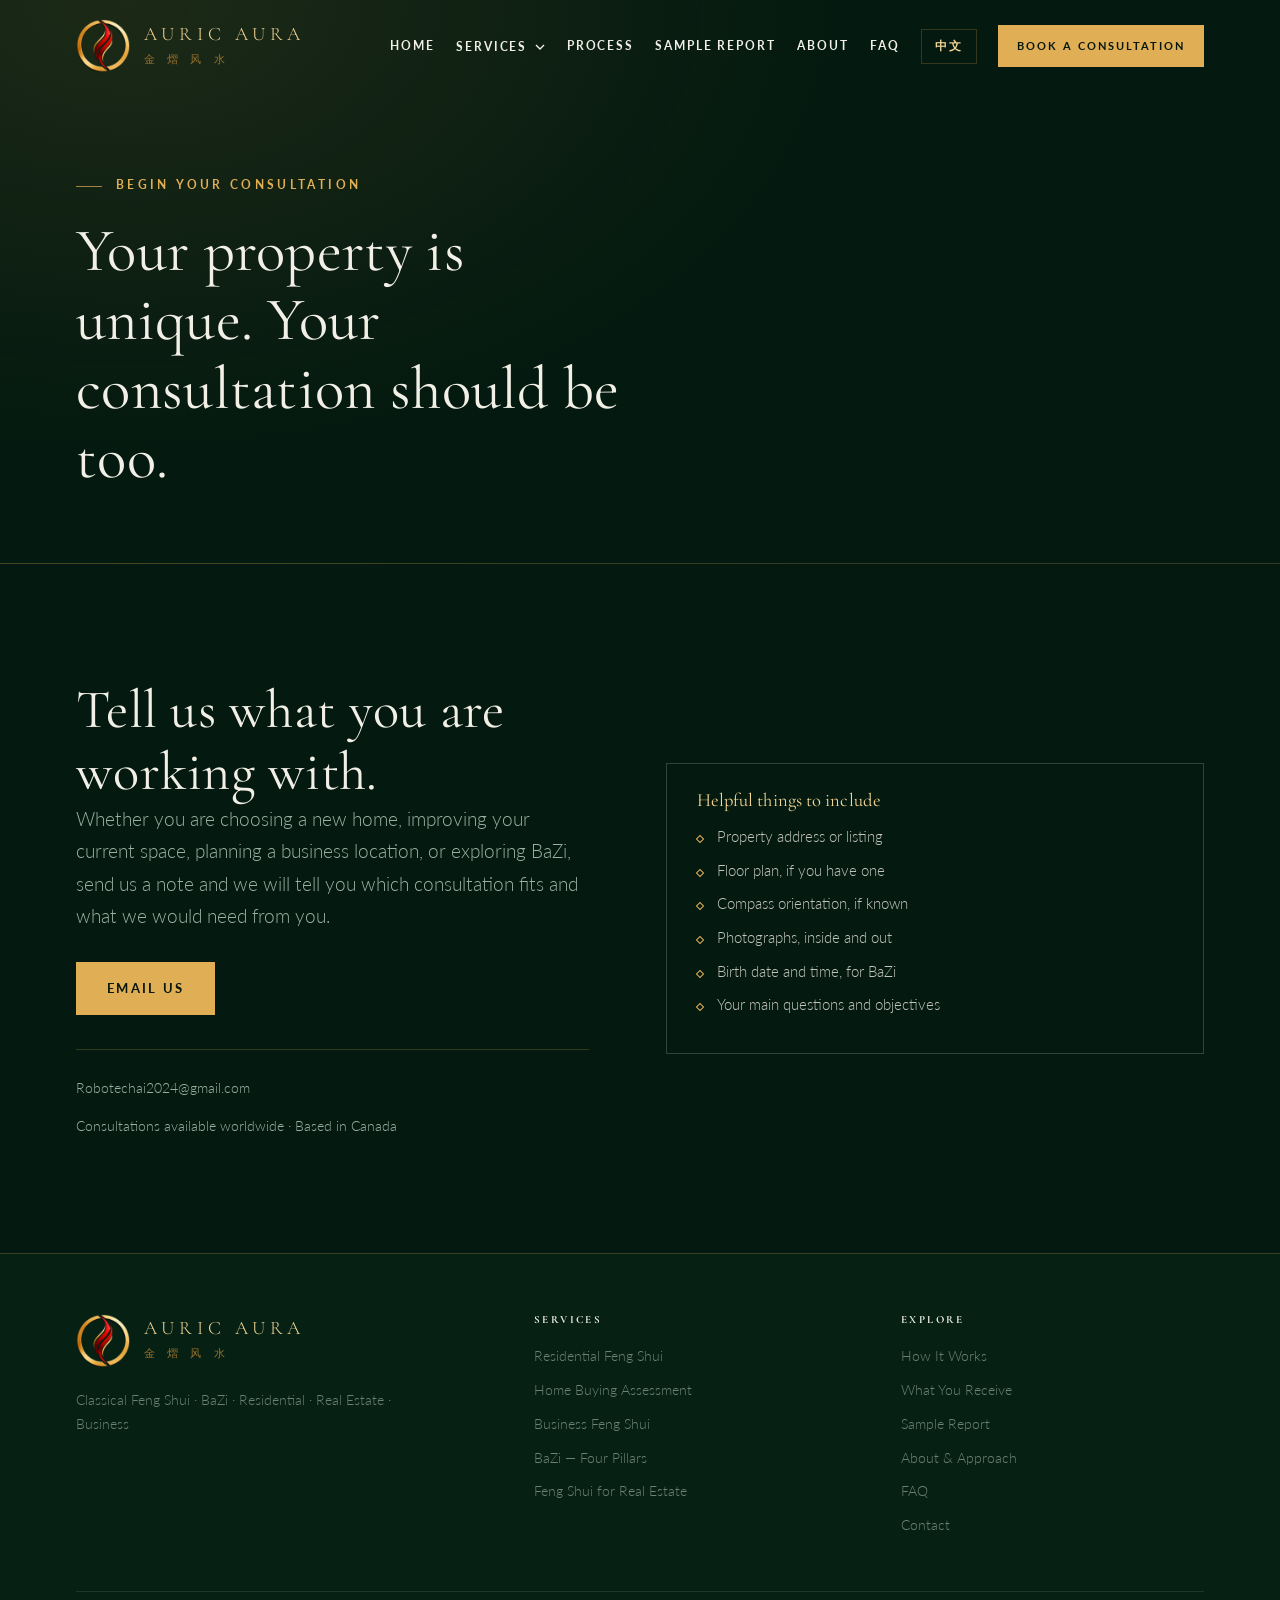
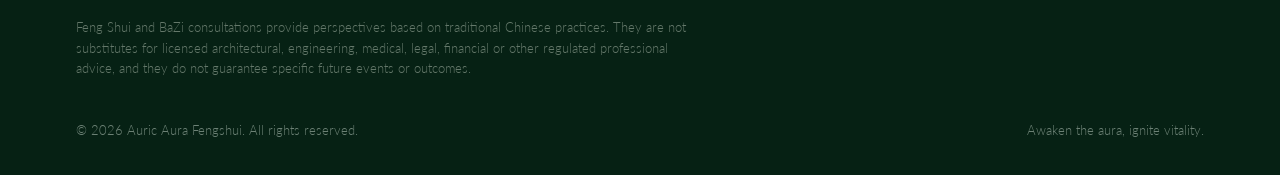
<file: contact.html>
<!DOCTYPE html>
<html lang="en" data-page="contact">
<head>
<meta charset="utf-8">
<meta name="viewport" content="width=device-width, initial-scale=1">
<title>Contact — Auric Aura Fengshui</title>
<meta name="description" content="Book a Feng Shui or BaZi consultation with Auric Aura Fengshui.">
<meta name="theme-color" content="#04190F">
<link rel="icon" href="logo-mark.png" type="image/png">
<link rel="preconnect" href="https://fonts.googleapis.com">
<link rel="preconnect" href="https://fonts.gstatic.com" crossorigin>
<link rel="stylesheet" href="https://fonts.googleapis.com/css2?family=Cormorant+Garamond:ital,wght@0,300;0,400;0,500;1,400&family=Lato:wght@300;400;700&family=Noto+Sans+SC:wght@300;400;700&family=Noto+Serif+SC:wght@400;500&display=swap">
<link rel="stylesheet" href="style.css?v=ec7eb05d">
<script src="i18n.js?v=b93cf1b6"></script>
<script>
  // Mark that scripting is live, so reveal-on-scroll may hide content. If this
  // never runs, everything stays visible rather than stranded at opacity 0.
  document.documentElement.className += ' js';
  // Apply the stored language before first paint to avoid a flash of English.
  try {
    if (localStorage.getItem('aa-lang') === 'zh') document.documentElement.lang = 'zh-Hans';
  } catch (e) {}
</script>
</head>
<body>

<a class="skip-link" href="#main" data-i18n="skip">Skip to content</a>

<header class="site-header">
  <div class="shell site-header__inner">
    <a class="brand" href="index.html" data-i18n-aria="brand.aria" aria-label="Auric Aura Fengshui — home">
      <img class="brand__seal" src="logo-mark.png" alt="" width="512" height="512">
      <span>
        <span class="brand__name">Auric Aura</span>
        <span class="hanzi brand__hanzi" aria-hidden="true">金 熠 风 水</span>
      </span>
    </a>

    <nav class="nav" id="nav" aria-label="Primary">
      <a class="nav__link" href="index.html" data-i18n="nav.home">Home</a>
      <div class="nav__item" data-dropdown>
        <button class="nav__link nav__toggle" type="button" aria-expanded="false" aria-controls="services-menu">
          <span data-i18n="nav.services">Services</span>
          <svg class="nav__caret" width="10" height="6" viewBox="0 0 10 6" fill="none" aria-hidden="true">
            <path d="M1 1l4 4 4-4" stroke="currentColor" stroke-width="1.4"/>
          </svg>
        </button>
        <ul class="nav__menu" id="services-menu">
          <li><a href="services.html#residential" data-i18n="menu.res">Residential Feng Shui</a></li>
          <li><a href="services.html#home-buying" data-i18n="menu.buy">Home Buying Assessment</a></li>
          <li><a href="services.html#business" data-i18n="menu.biz">Business Feng Shui</a></li>
          <li><a href="services.html#bazi" data-i18n="menu.bazi">BaZi — Four Pillars</a></li>
          <li><a href="services.html#real-estate" data-i18n="menu.re">Feng Shui for Real Estate</a></li>
        </ul>
      </div>
      <a class="nav__link" href="process.html" data-i18n="nav.process">Process</a>
      <a class="nav__link" href="sample-report.html" data-i18n="nav.report">Sample Report</a>
      <a class="nav__link" href="about.html" data-i18n="nav.about">About</a>
      <a class="nav__link" href="faq.html" data-i18n="nav.faq">FAQ</a>
      <button class="lang-btn" id="lang-toggle" type="button" data-i18n="lang.toggle">中文</button>
      <a class="btn btn--gold btn--sm" href="contact.html" data-i18n="btn.book">Book a Consultation</a>
    </nav>

    <button class="burger" id="burger" type="button" data-i18n-aria="nav.open" aria-label="Open menu" aria-expanded="false" aria-controls="nav">
      <span></span><span></span><span></span>
    </button>
  </div>
</header>

<main id="main">
  <section class="page-head">
    <div class="shell">
      <p class="eyebrow" data-i18n="ph.contact.eyebrow">Begin Your Consultation</p>
      <h1 class="page-head__title" data-i18n="ph.contact.title">Your property is unique. Your consultation should be too.</h1>
    </div>
  </section>

  <section class="section">
    <div class="shell about__grid">
      <div class="reveal">
        <h2 class="section-title" data-i18n="ct.title">Tell us what you are working with.</h2>
        <p class="lede" data-i18n="ct.lede">Whether you are choosing a new home, improving your current space, planning a business location, or exploring BaZi, send us a note and we will tell you which consultation fits and what we would need from you.</p>
        <p style="margin:30px 0 34px">
          <a class="btn btn--gold" href="mailto:Robotechai2024@gmail.com?subject=Feng%20Shui%20Consultation%20Enquiry" data-i18n="ct.email">Email Us</a>
        </p>
        <div class="cta__contacts" style="justify-content:flex-start;margin:0;padding:26px 0 0">
          <a href="mailto:Robotechai2024@gmail.com">Robotechai2024@gmail.com</a>
          <span data-i18n="ct.where">Consultations available worldwide &middot; Based in Canada</span>
        </div>
      </div>

      <div class="reveal">
        <div class="about__pillars">
          <div class="pillar">
            <h3 class="pillar__name" data-i18n="ct.send">Helpful things to include</h3>
            <ul class="service__list" style="columns:1;margin:14px 0 0">
            <li data-i18n="ct.s1">Property address or listing</li>
            <li data-i18n="ct.s2">Floor plan, if you have one</li>
            <li data-i18n="ct.s3">Compass orientation, if known</li>
            <li data-i18n="ct.s4">Photographs, inside and out</li>
            <li data-i18n="ct.s5">Birth date and time, for BaZi</li>
            <li data-i18n="ct.s6">Your main questions and objectives</li>
            </ul>
          </div>
        </div>
      </div>
    </div>
  </section>

</main>

<footer class="site-footer">
  <div class="shell">
    <div class="site-footer__top">
      <div class="site-footer__brand">
        <a class="brand" href="index.html">
          <img class="brand__seal" src="logo-mark.png" alt="" width="512" height="512">
          <span>
            <span class="brand__name">Auric Aura</span>
            <span class="hanzi brand__hanzi" aria-hidden="true">金 熠 风 水</span>
          </span>
        </a>
        <p class="site-footer__blurb" data-i18n="foot.blurb">Classical Feng Shui &middot; BaZi &middot; Residential &middot; Real Estate &middot; Business</p>
      </div>

      <div>
        <h2 class="footer__heading" data-i18n="foot.services">Services</h2>
        <ul class="footer__list">
          <li><a href="services.html#residential" data-i18n="menu.res">Residential Feng Shui</a></li>
          <li><a href="services.html#home-buying" data-i18n="menu.buy">Home Buying Assessment</a></li>
          <li><a href="services.html#business" data-i18n="menu.biz">Business Feng Shui</a></li>
          <li><a href="services.html#bazi" data-i18n="menu.bazi">BaZi — Four Pillars</a></li>
          <li><a href="services.html#real-estate" data-i18n="menu.re">Feng Shui for Real Estate</a></li>
        </ul>
      </div>

      <div>
        <h2 class="footer__heading" data-i18n="foot.explore">Explore</h2>
        <ul class="footer__list">
          <li><a href="process.html" data-i18n="foot.process">How It Works</a></li>
          <li><a href="process.html#receive" data-i18n="foot.receive">What You Receive</a></li>
          <li><a href="sample-report.html" data-i18n="foot.report">Sample Report</a></li>
          <li><a href="about.html" data-i18n="foot.about">About & Approach</a></li>
          <li><a href="faq.html" data-i18n="foot.faq">FAQ</a></li>
          <li><a href="contact.html" data-i18n="foot.contact">Contact</a></li>
        </ul>
      </div>
    </div>

    <p class="disclaimer" data-i18n="foot.disclaimer">
      Feng Shui and BaZi consultations provide perspectives based on traditional Chinese practices.
      They are not substitutes for licensed architectural, engineering, medical, legal, financial or
      other regulated professional advice, and they do not guarantee specific future events or
      outcomes.
    </p>

    <div class="site-footer__bottom">
      <span>&copy; <span id="year">2026</span> Auric Aura Fengshui. <span data-i18n="foot.rights">All rights reserved.</span></span>
      <span data-i18n="foot.motto">Awaken the aura, ignite vitality.</span>
    </div>
  </div>
</footer>

<script src="main.js?v=daebe13c" defer></script>
</body>
</html>
</file>
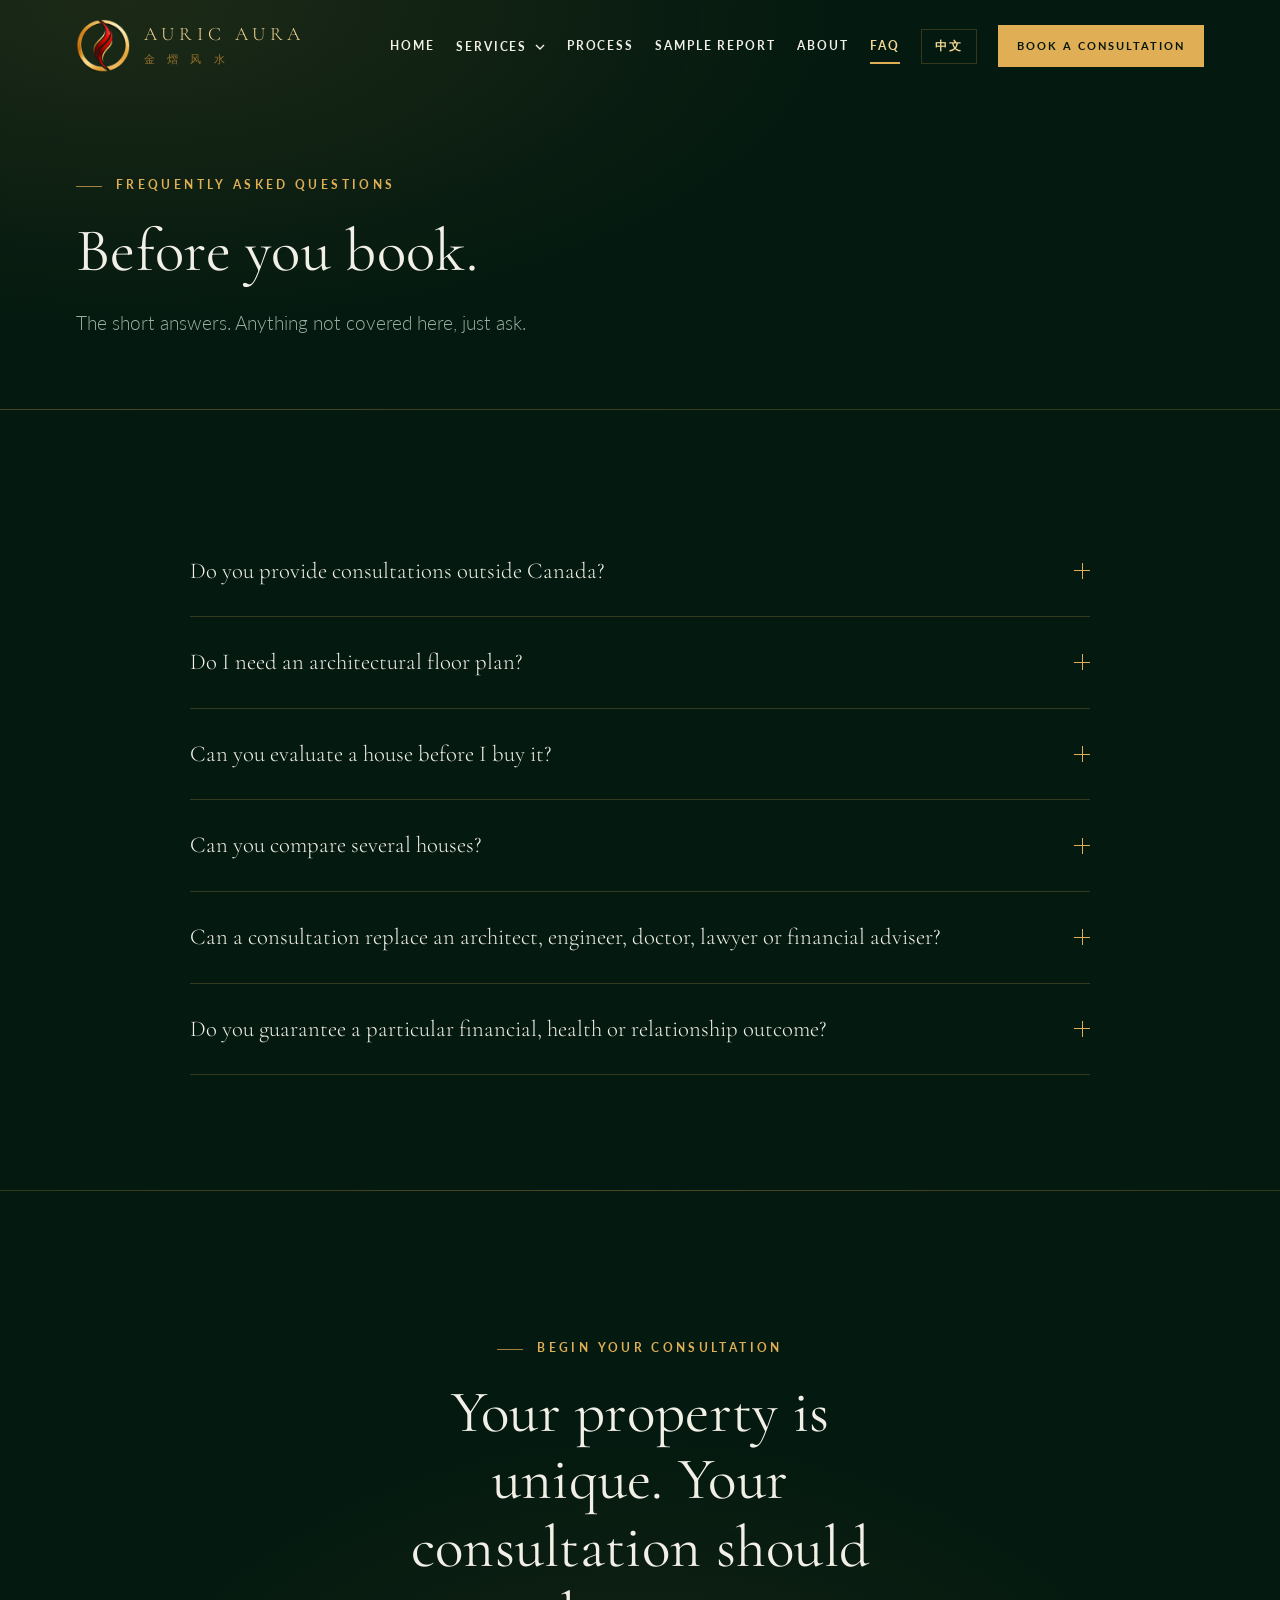
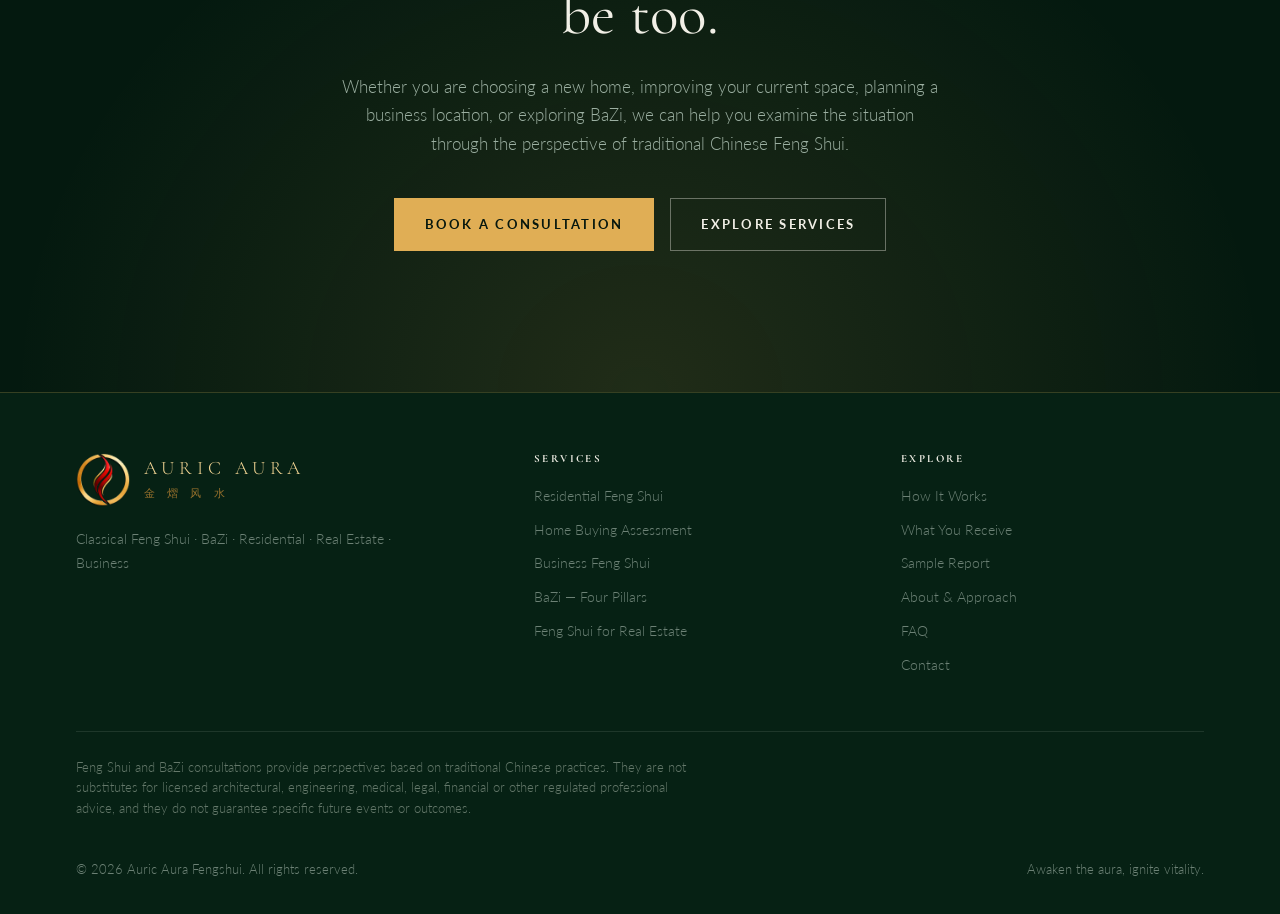
<file: faq.html>
<!DOCTYPE html>
<html lang="en" data-page="faq">
<head>
<meta charset="utf-8">
<meta name="viewport" content="width=device-width, initial-scale=1">
<title>FAQ — Auric Aura Fengshui</title>
<meta name="description" content="Common questions about remote consultations, floor plans, property comparison and scope.">
<meta name="theme-color" content="#04190F">
<link rel="icon" href="logo-mark.png" type="image/png">
<link rel="preconnect" href="https://fonts.googleapis.com">
<link rel="preconnect" href="https://fonts.gstatic.com" crossorigin>
<link rel="stylesheet" href="https://fonts.googleapis.com/css2?family=Cormorant+Garamond:ital,wght@0,300;0,400;0,500;1,400&family=Lato:wght@300;400;700&family=Noto+Sans+SC:wght@300;400;700&family=Noto+Serif+SC:wght@400;500&display=swap">
<link rel="stylesheet" href="style.css?v=ec7eb05d">
<script src="i18n.js?v=b93cf1b6"></script>
<script>
  // Mark that scripting is live, so reveal-on-scroll may hide content. If this
  // never runs, everything stays visible rather than stranded at opacity 0.
  document.documentElement.className += ' js';
  // Apply the stored language before first paint to avoid a flash of English.
  try {
    if (localStorage.getItem('aa-lang') === 'zh') document.documentElement.lang = 'zh-Hans';
  } catch (e) {}
</script>
</head>
<body>

<a class="skip-link" href="#main" data-i18n="skip">Skip to content</a>

<header class="site-header">
  <div class="shell site-header__inner">
    <a class="brand" href="index.html" data-i18n-aria="brand.aria" aria-label="Auric Aura Fengshui — home">
      <img class="brand__seal" src="logo-mark.png" alt="" width="512" height="512">
      <span>
        <span class="brand__name">Auric Aura</span>
        <span class="hanzi brand__hanzi" aria-hidden="true">金 熠 风 水</span>
      </span>
    </a>

    <nav class="nav" id="nav" aria-label="Primary">
      <a class="nav__link" href="index.html" data-i18n="nav.home">Home</a>
      <div class="nav__item" data-dropdown>
        <button class="nav__link nav__toggle" type="button" aria-expanded="false" aria-controls="services-menu">
          <span data-i18n="nav.services">Services</span>
          <svg class="nav__caret" width="10" height="6" viewBox="0 0 10 6" fill="none" aria-hidden="true">
            <path d="M1 1l4 4 4-4" stroke="currentColor" stroke-width="1.4"/>
          </svg>
        </button>
        <ul class="nav__menu" id="services-menu">
          <li><a href="services.html#residential" data-i18n="menu.res">Residential Feng Shui</a></li>
          <li><a href="services.html#home-buying" data-i18n="menu.buy">Home Buying Assessment</a></li>
          <li><a href="services.html#business" data-i18n="menu.biz">Business Feng Shui</a></li>
          <li><a href="services.html#bazi" data-i18n="menu.bazi">BaZi — Four Pillars</a></li>
          <li><a href="services.html#real-estate" data-i18n="menu.re">Feng Shui for Real Estate</a></li>
        </ul>
      </div>
      <a class="nav__link" href="process.html" data-i18n="nav.process">Process</a>
      <a class="nav__link" href="sample-report.html" data-i18n="nav.report">Sample Report</a>
      <a class="nav__link" href="about.html" data-i18n="nav.about">About</a>
      <a class="nav__link is-active" href="faq.html" data-i18n="nav.faq">FAQ</a>
      <button class="lang-btn" id="lang-toggle" type="button" data-i18n="lang.toggle">中文</button>
      <a class="btn btn--gold btn--sm" href="contact.html" data-i18n="btn.book">Book a Consultation</a>
    </nav>

    <button class="burger" id="burger" type="button" data-i18n-aria="nav.open" aria-label="Open menu" aria-expanded="false" aria-controls="nav">
      <span></span><span></span><span></span>
    </button>
  </div>
</header>

<main id="main">
  <section class="page-head">
    <div class="shell">
      <p class="eyebrow" data-i18n="ph.faq.eyebrow">Frequently Asked Questions</p>
      <h1 class="page-head__title" data-i18n="ph.faq.title">Before you book.</h1>
      <p class="lede" data-i18n="ph.faq.lede">The short answers. Anything not covered here, just ask.</p>
    </div>
  </section>

  <section class="section">
    <div class="shell">
      <div class="faq reveal">
        <details class="faq__item">
          <summary class="faq__q">
            <span data-i18n="fq.1">Do you provide consultations outside Canada?</span>
            <span class="faq__sign" aria-hidden="true"></span>
          </summary>
          <div class="faq__a" data-i18n="fq.1.a">Yes. Many consultations can be completed remotely using floor plans, photographs, compass information and video meetings.</div>
        </details>
        <details class="faq__item">
          <summary class="faq__q">
            <span data-i18n="fq.2">Do I need an architectural floor plan?</span>
            <span class="faq__sign" aria-hidden="true"></span>
          </summary>
          <div class="faq__a" data-i18n="fq.2.a">Not necessarily. A clear real-estate floor plan or accurately drawn layout may be sufficient for many consultations.</div>
        </details>
        <details class="faq__item">
          <summary class="faq__q">
            <span data-i18n="fq.3">Can you evaluate a house before I buy it?</span>
            <span class="faq__sign" aria-hidden="true"></span>
          </summary>
          <div class="faq__a" data-i18n="fq.3.a">Yes. Pre-purchase Feng Shui assessment is one of our core services.</div>
        </details>
        <details class="faq__item">
          <summary class="faq__q">
            <span data-i18n="fq.4">Can you compare several houses?</span>
            <span class="faq__sign" aria-hidden="true"></span>
          </summary>
          <div class="faq__a" data-i18n="fq.4.a">Yes. Multiple-property comparison can be arranged depending on the number and complexity of the properties.</div>
        </details>
        <details class="faq__item">
          <summary class="faq__q">
            <span data-i18n="fq.5">Can a consultation replace an architect, engineer, doctor, lawyer or financial adviser?</span>
            <span class="faq__sign" aria-hidden="true"></span>
          </summary>
          <div class="faq__a" data-i18n="fq.5.a">No. Feng Shui and BaZi consultations provide perspectives based on traditional Chinese practices and are not substitutes for licensed architectural, engineering, medical, legal, financial or other regulated professional advice.</div>
        </details>
        <details class="faq__item">
          <summary class="faq__q">
            <span data-i18n="fq.6">Do you guarantee a particular financial, health or relationship outcome?</span>
            <span class="faq__sign" aria-hidden="true"></span>
          </summary>
          <div class="faq__a" data-i18n="fq.6.a">No. Feng Shui and BaZi consultations do not guarantee specific future events or outcomes. Recommendations should be considered alongside your own judgment and appropriate professional advice.</div>
        </details>
      </div>
    </div>
  </section>

  <section class="cta">
    <div class="shell">
      <p class="eyebrow" data-i18n="cta.eyebrow" style="display:inline-block">Begin Your Consultation</p>
      <h2 class="cta__title" data-i18n="cta.title">Your property is unique. Your consultation should be too.</h2>
      <p class="cta__text" data-i18n="cta.text">Whether you are choosing a new home, improving your current space, planning a business location, or exploring BaZi, we can help you examine the situation through the perspective of traditional Chinese Feng Shui.</p>
      <div class="cta__actions">
        <a class="btn btn--gold" href="contact.html" data-i18n="btn.book">Book a Consultation</a>
        <a class="btn btn--ghost" href="services.html" data-i18n="btn.services">Explore Services</a>
      </div>
    </div>
  </section>
</main>

<footer class="site-footer">
  <div class="shell">
    <div class="site-footer__top">
      <div class="site-footer__brand">
        <a class="brand" href="index.html">
          <img class="brand__seal" src="logo-mark.png" alt="" width="512" height="512">
          <span>
            <span class="brand__name">Auric Aura</span>
            <span class="hanzi brand__hanzi" aria-hidden="true">金 熠 风 水</span>
          </span>
        </a>
        <p class="site-footer__blurb" data-i18n="foot.blurb">Classical Feng Shui &middot; BaZi &middot; Residential &middot; Real Estate &middot; Business</p>
      </div>

      <div>
        <h2 class="footer__heading" data-i18n="foot.services">Services</h2>
        <ul class="footer__list">
          <li><a href="services.html#residential" data-i18n="menu.res">Residential Feng Shui</a></li>
          <li><a href="services.html#home-buying" data-i18n="menu.buy">Home Buying Assessment</a></li>
          <li><a href="services.html#business" data-i18n="menu.biz">Business Feng Shui</a></li>
          <li><a href="services.html#bazi" data-i18n="menu.bazi">BaZi — Four Pillars</a></li>
          <li><a href="services.html#real-estate" data-i18n="menu.re">Feng Shui for Real Estate</a></li>
        </ul>
      </div>

      <div>
        <h2 class="footer__heading" data-i18n="foot.explore">Explore</h2>
        <ul class="footer__list">
          <li><a href="process.html" data-i18n="foot.process">How It Works</a></li>
          <li><a href="process.html#receive" data-i18n="foot.receive">What You Receive</a></li>
          <li><a href="sample-report.html" data-i18n="foot.report">Sample Report</a></li>
          <li><a href="about.html" data-i18n="foot.about">About & Approach</a></li>
          <li><a href="faq.html" data-i18n="foot.faq">FAQ</a></li>
          <li><a href="contact.html" data-i18n="foot.contact">Contact</a></li>
        </ul>
      </div>
    </div>

    <p class="disclaimer" data-i18n="foot.disclaimer">
      Feng Shui and BaZi consultations provide perspectives based on traditional Chinese practices.
      They are not substitutes for licensed architectural, engineering, medical, legal, financial or
      other regulated professional advice, and they do not guarantee specific future events or
      outcomes.
    </p>

    <div class="site-footer__bottom">
      <span>&copy; <span id="year">2026</span> Auric Aura Fengshui. <span data-i18n="foot.rights">All rights reserved.</span></span>
      <span data-i18n="foot.motto">Awaken the aura, ignite vitality.</span>
    </div>
  </div>
</footer>

<script src="main.js?v=daebe13c" defer></script>
</body>
</html>
</file>
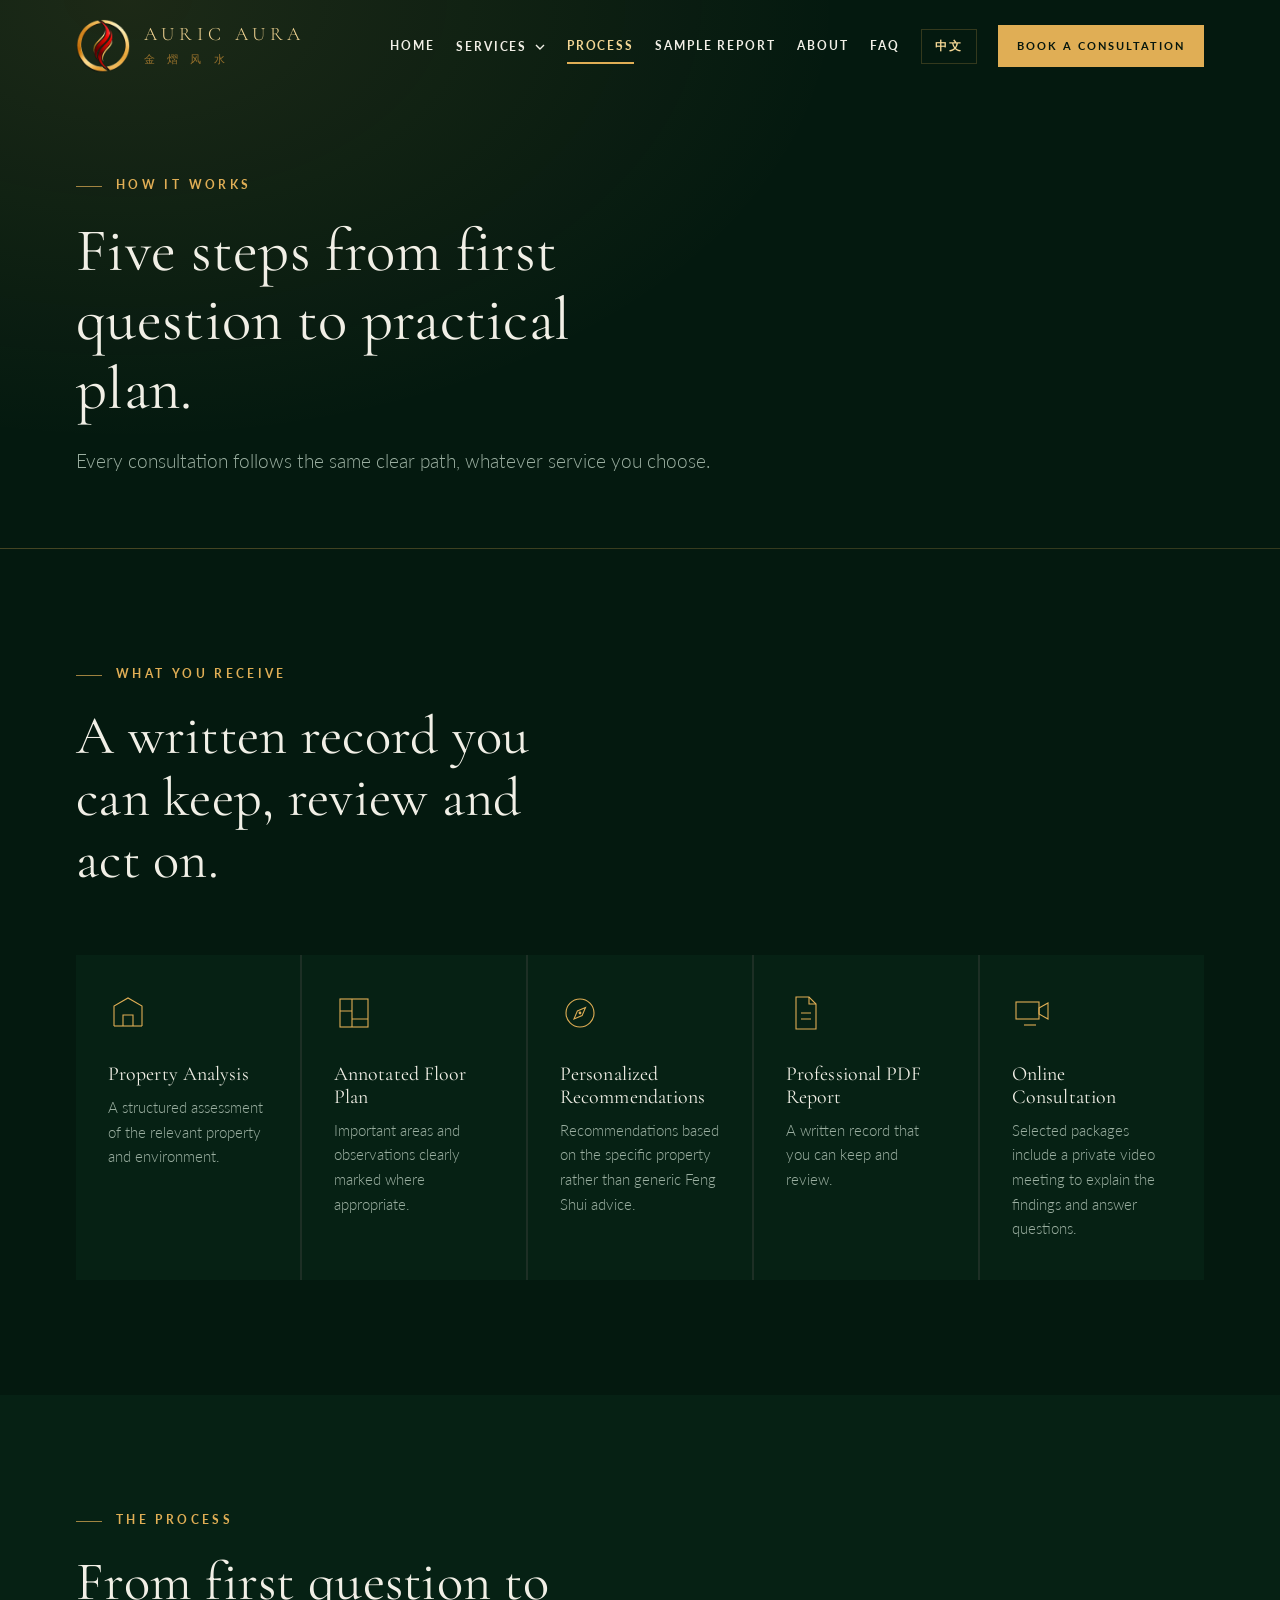
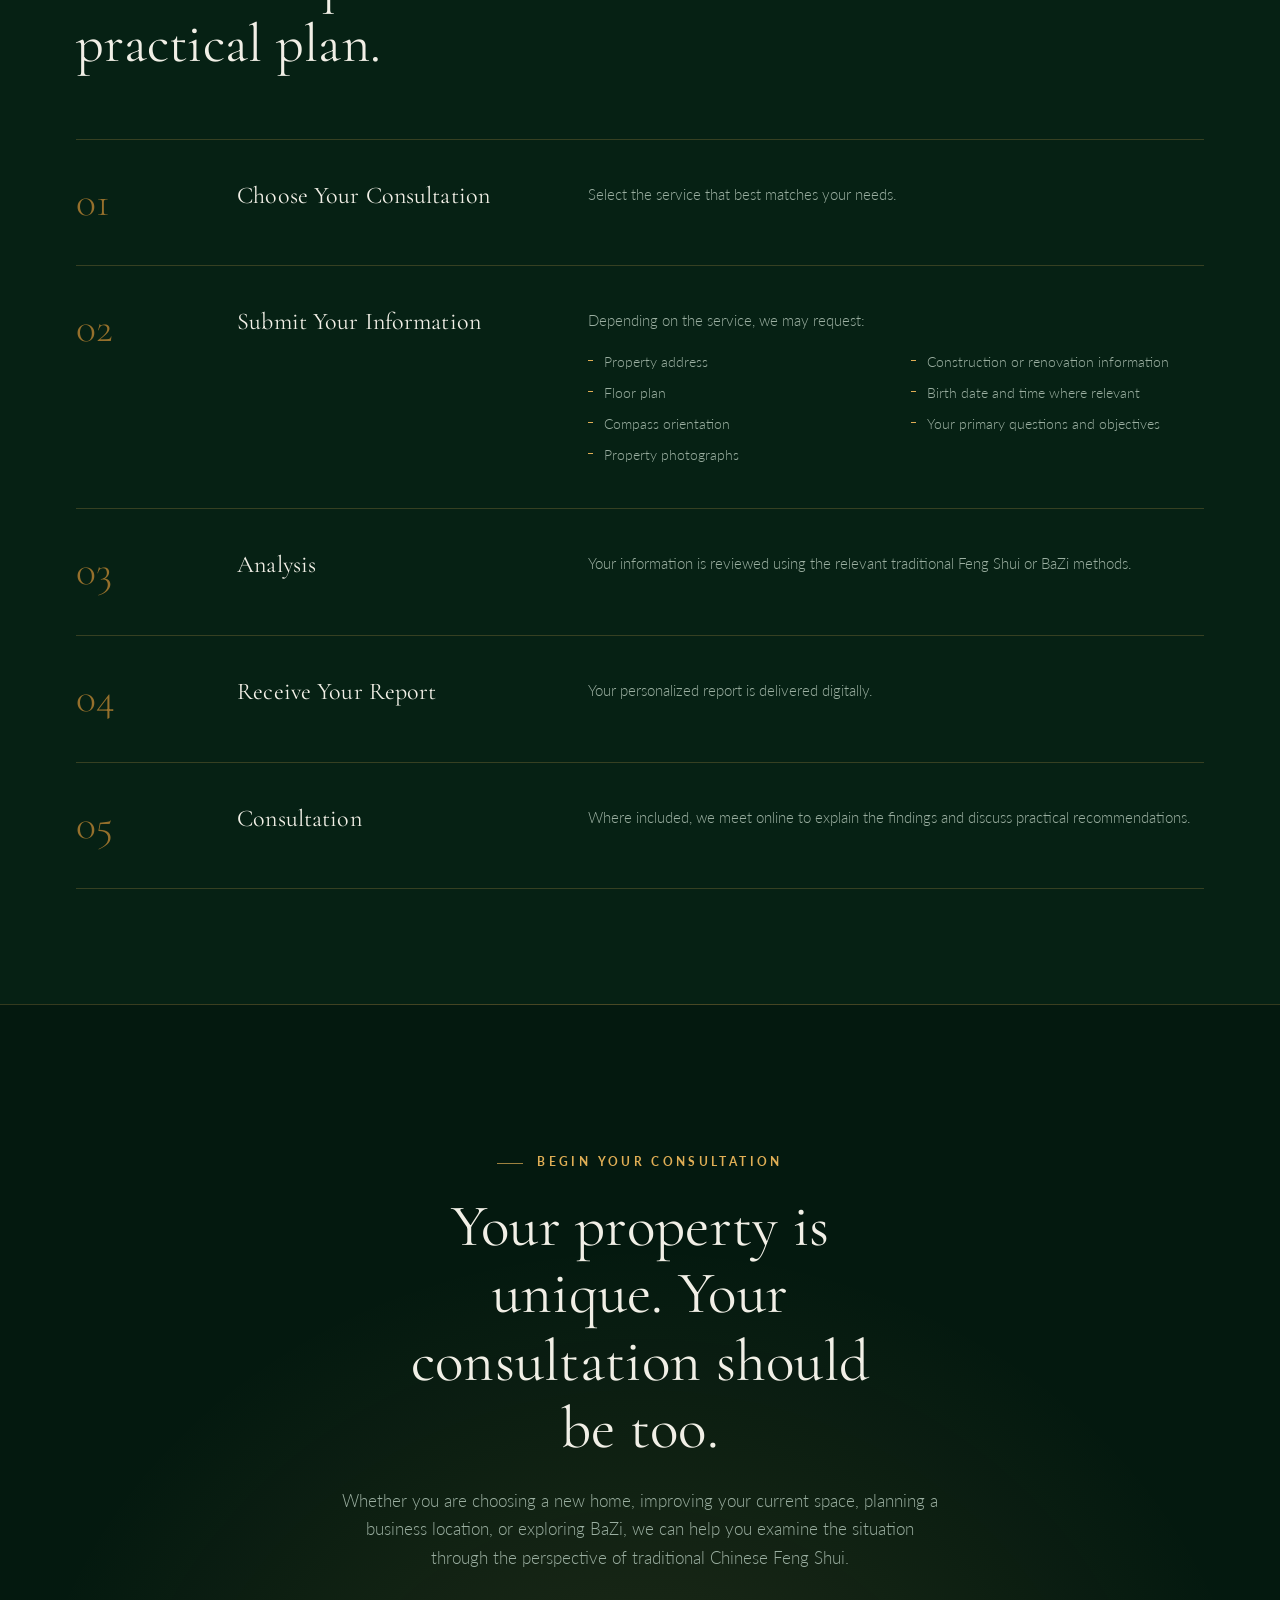
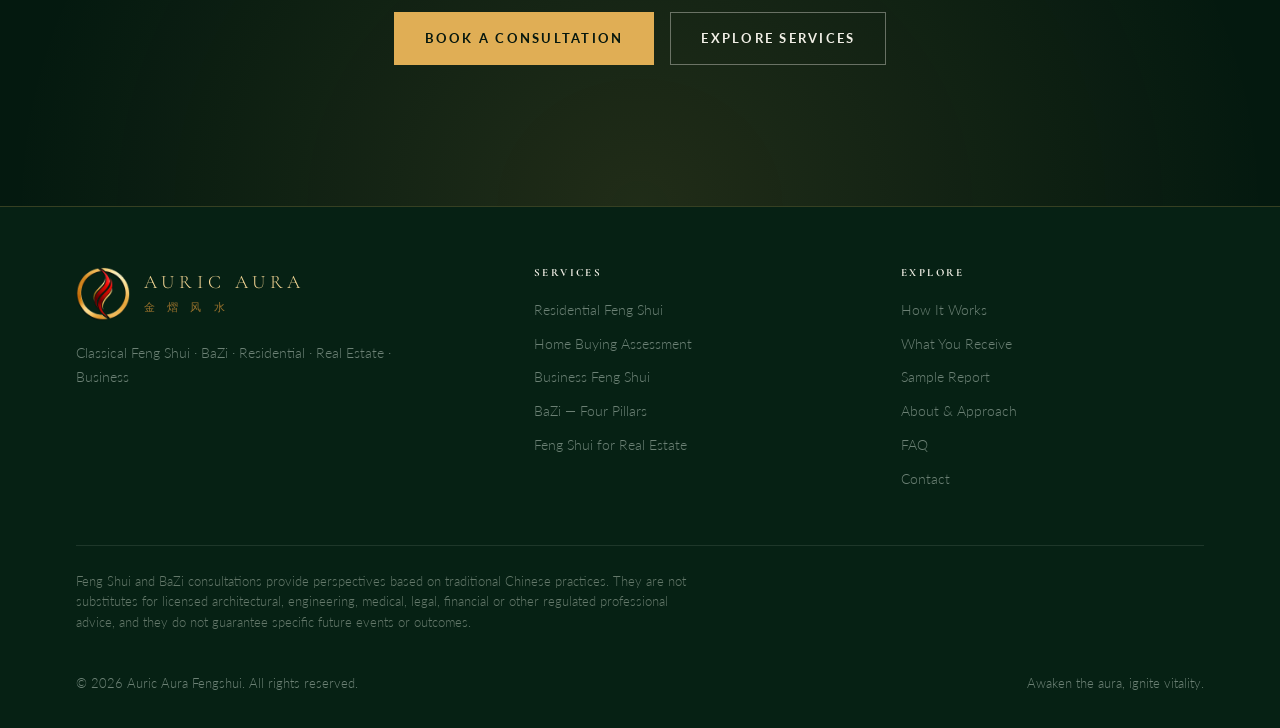
<file: process.html>
<!DOCTYPE html>
<html lang="en" data-page="process">
<head>
<meta charset="utf-8">
<meta name="viewport" content="width=device-width, initial-scale=1">
<title>How It Works — Auric Aura Fengshui</title>
<meta name="description" content="What a consultation includes and the five steps from enquiry to report.">
<meta name="theme-color" content="#04190F">
<link rel="icon" href="logo-mark.png" type="image/png">
<link rel="preconnect" href="https://fonts.googleapis.com">
<link rel="preconnect" href="https://fonts.gstatic.com" crossorigin>
<link rel="stylesheet" href="https://fonts.googleapis.com/css2?family=Cormorant+Garamond:ital,wght@0,300;0,400;0,500;1,400&family=Lato:wght@300;400;700&family=Noto+Sans+SC:wght@300;400;700&family=Noto+Serif+SC:wght@400;500&display=swap">
<link rel="stylesheet" href="style.css?v=ec7eb05d">
<script src="i18n.js?v=b93cf1b6"></script>
<script>
  // Mark that scripting is live, so reveal-on-scroll may hide content. If this
  // never runs, everything stays visible rather than stranded at opacity 0.
  document.documentElement.className += ' js';
  // Apply the stored language before first paint to avoid a flash of English.
  try {
    if (localStorage.getItem('aa-lang') === 'zh') document.documentElement.lang = 'zh-Hans';
  } catch (e) {}
</script>
</head>
<body>

<a class="skip-link" href="#main" data-i18n="skip">Skip to content</a>

<header class="site-header">
  <div class="shell site-header__inner">
    <a class="brand" href="index.html" data-i18n-aria="brand.aria" aria-label="Auric Aura Fengshui — home">
      <img class="brand__seal" src="logo-mark.png" alt="" width="512" height="512">
      <span>
        <span class="brand__name">Auric Aura</span>
        <span class="hanzi brand__hanzi" aria-hidden="true">金 熠 风 水</span>
      </span>
    </a>

    <nav class="nav" id="nav" aria-label="Primary">
      <a class="nav__link" href="index.html" data-i18n="nav.home">Home</a>
      <div class="nav__item" data-dropdown>
        <button class="nav__link nav__toggle" type="button" aria-expanded="false" aria-controls="services-menu">
          <span data-i18n="nav.services">Services</span>
          <svg class="nav__caret" width="10" height="6" viewBox="0 0 10 6" fill="none" aria-hidden="true">
            <path d="M1 1l4 4 4-4" stroke="currentColor" stroke-width="1.4"/>
          </svg>
        </button>
        <ul class="nav__menu" id="services-menu">
          <li><a href="services.html#residential" data-i18n="menu.res">Residential Feng Shui</a></li>
          <li><a href="services.html#home-buying" data-i18n="menu.buy">Home Buying Assessment</a></li>
          <li><a href="services.html#business" data-i18n="menu.biz">Business Feng Shui</a></li>
          <li><a href="services.html#bazi" data-i18n="menu.bazi">BaZi — Four Pillars</a></li>
          <li><a href="services.html#real-estate" data-i18n="menu.re">Feng Shui for Real Estate</a></li>
        </ul>
      </div>
      <a class="nav__link is-active" href="process.html" data-i18n="nav.process">Process</a>
      <a class="nav__link" href="sample-report.html" data-i18n="nav.report">Sample Report</a>
      <a class="nav__link" href="about.html" data-i18n="nav.about">About</a>
      <a class="nav__link" href="faq.html" data-i18n="nav.faq">FAQ</a>
      <button class="lang-btn" id="lang-toggle" type="button" data-i18n="lang.toggle">中文</button>
      <a class="btn btn--gold btn--sm" href="contact.html" data-i18n="btn.book">Book a Consultation</a>
    </nav>

    <button class="burger" id="burger" type="button" data-i18n-aria="nav.open" aria-label="Open menu" aria-expanded="false" aria-controls="nav">
      <span></span><span></span><span></span>
    </button>
  </div>
</header>

<main id="main">
  <section class="page-head">
    <div class="shell">
      <p class="eyebrow" data-i18n="ph.process.eyebrow">How It Works</p>
      <h1 class="page-head__title" data-i18n="ph.process.title">Five steps from first question to practical plan.</h1>
      <p class="lede" data-i18n="ph.process.lede">Every consultation follows the same clear path, whatever service you choose.</p>
    </div>
  </section>

  <section class="section" id="receive">
    <div class="shell">
      <div class="section__head reveal">
        <p class="eyebrow" data-i18n="rc.eyebrow">What You Receive</p>
        <h2 class="section-title" data-i18n="rc.title">A written record you can keep, review and act on.</h2>
      </div>

      <div class="deliverables reveal">
        <article class="deliverable">
          <svg class="deliverable__icon" viewBox="0 0 40 40" fill="none" stroke="currentColor" stroke-width="1.1" aria-hidden="true"><path d="M6 33V13l14-8 14 8v20"/><path d="M6 33h28"/><path d="M15 33V22h10v11"/></svg>
          <h3 class="deliverable__name" data-i18n="dl.analysis">Property Analysis</h3>
          <p class="deliverable__text" data-i18n="dl.analysis.t">A structured assessment of the relevant property and environment.</p>
        </article>
        <article class="deliverable">
          <svg class="deliverable__icon" viewBox="0 0 40 40" fill="none" stroke="currentColor" stroke-width="1.1" aria-hidden="true"><rect x="6" y="6" width="28" height="28"/><path d="M6 18h12V6M18 18v16M18 26h16"/></svg>
          <h3 class="deliverable__name" data-i18n="dl.plan">Annotated Floor Plan</h3>
          <p class="deliverable__text" data-i18n="dl.plan.t">Important areas and observations clearly marked where appropriate.</p>
        </article>
        <article class="deliverable">
          <svg class="deliverable__icon" viewBox="0 0 40 40" fill="none" stroke="currentColor" stroke-width="1.1" aria-hidden="true"><circle cx="20" cy="20" r="14"/><path d="M25.5 14.5l-3.4 8.1-8.1 3.4 3.4-8.1z"/><circle cx="20" cy="20" r="1.4" fill="currentColor" stroke="none"/></svg>
          <h3 class="deliverable__name" data-i18n="dl.recs">Personalized Recommendations</h3>
          <p class="deliverable__text" data-i18n="dl.recs.t">Recommendations based on the specific property rather than generic Feng Shui advice.</p>
        </article>
        <article class="deliverable">
          <svg class="deliverable__icon" viewBox="0 0 40 40" fill="none" stroke="currentColor" stroke-width="1.1" aria-hidden="true"><path d="M10 4h13l7 7v25H10z"/><path d="M23 4v7h7"/><path d="M15 20h10M15 26h10"/></svg>
          <h3 class="deliverable__name" data-i18n="dl.pdf">Professional PDF Report</h3>
          <p class="deliverable__text" data-i18n="dl.pdf.t">A written record that you can keep and review.</p>
        </article>
        <article class="deliverable">
          <svg class="deliverable__icon" viewBox="0 0 40 40" fill="none" stroke="currentColor" stroke-width="1.1" aria-hidden="true"><rect x="4" y="9" width="23" height="17"/><path d="M27 15l9-5v16l-9-5z"/><path d="M12 32h12"/></svg>
          <h3 class="deliverable__name" data-i18n="dl.online">Online Consultation</h3>
          <p class="deliverable__text" data-i18n="dl.online.t">Selected packages include a private video meeting to explain the findings and answer questions.</p>
        </article>
      </div>
    </div>
  </section>

  <section class="section section--alt">
    <div class="shell">
      <div class="section__head reveal">
        <p class="eyebrow" data-i18n="hw.eyebrow">The Process</p>
        <h2 class="section-title" data-i18n="hw.title">From first question to practical plan.</h2>
      </div>

      <div class="steps reveal">
        <div class="step">
          <span class="step__num" aria-hidden="true"></span>
          <h2 class="step__title" data-i18n="st.1.title">Choose Your Consultation</h2>
          <div class="step__body">
            <p data-i18n="st.1.body">Select the service that best matches your needs.</p>
          </div>
        </div>
        <div class="step">
          <span class="step__num" aria-hidden="true"></span>
          <h2 class="step__title" data-i18n="st.2.title">Submit Your Information</h2>
          <div class="step__body">
            <p data-i18n="st.2.body">Depending on the service, we may request:</p>
            <ul class="step__list">
              <li data-i18n="st.2.l1">Property address</li>
              <li data-i18n="st.2.l2">Floor plan</li>
              <li data-i18n="st.2.l3">Compass orientation</li>
              <li data-i18n="st.2.l4">Property photographs</li>
              <li data-i18n="st.2.l5">Construction or renovation information</li>
              <li data-i18n="st.2.l6">Birth date and time where relevant</li>
              <li data-i18n="st.2.l7">Your primary questions and objectives</li>
            </ul>
          </div>
        </div>
        <div class="step">
          <span class="step__num" aria-hidden="true"></span>
          <h2 class="step__title" data-i18n="st.3.title">Analysis</h2>
          <div class="step__body">
            <p data-i18n="st.3.body">Your information is reviewed using the relevant traditional Feng Shui or BaZi methods.</p>
          </div>
        </div>
        <div class="step">
          <span class="step__num" aria-hidden="true"></span>
          <h2 class="step__title" data-i18n="st.4.title">Receive Your Report</h2>
          <div class="step__body">
            <p data-i18n="st.4.body">Your personalized report is delivered digitally.</p>
          </div>
        </div>
        <div class="step">
          <span class="step__num" aria-hidden="true"></span>
          <h2 class="step__title" data-i18n="st.5.title">Consultation</h2>
          <div class="step__body">
            <p data-i18n="st.5.body">Where included, we meet online to explain the findings and discuss practical recommendations.</p>
          </div>
        </div>
      </div>
    </div>
  </section>

  <section class="cta">
    <div class="shell">
      <p class="eyebrow" data-i18n="cta.eyebrow" style="display:inline-block">Begin Your Consultation</p>
      <h2 class="cta__title" data-i18n="cta.title">Your property is unique. Your consultation should be too.</h2>
      <p class="cta__text" data-i18n="cta.text">Whether you are choosing a new home, improving your current space, planning a business location, or exploring BaZi, we can help you examine the situation through the perspective of traditional Chinese Feng Shui.</p>
      <div class="cta__actions">
        <a class="btn btn--gold" href="contact.html" data-i18n="btn.book">Book a Consultation</a>
        <a class="btn btn--ghost" href="services.html" data-i18n="btn.services">Explore Services</a>
      </div>
    </div>
  </section>
</main>

<footer class="site-footer">
  <div class="shell">
    <div class="site-footer__top">
      <div class="site-footer__brand">
        <a class="brand" href="index.html">
          <img class="brand__seal" src="logo-mark.png" alt="" width="512" height="512">
          <span>
            <span class="brand__name">Auric Aura</span>
            <span class="hanzi brand__hanzi" aria-hidden="true">金 熠 风 水</span>
          </span>
        </a>
        <p class="site-footer__blurb" data-i18n="foot.blurb">Classical Feng Shui &middot; BaZi &middot; Residential &middot; Real Estate &middot; Business</p>
      </div>

      <div>
        <h2 class="footer__heading" data-i18n="foot.services">Services</h2>
        <ul class="footer__list">
          <li><a href="services.html#residential" data-i18n="menu.res">Residential Feng Shui</a></li>
          <li><a href="services.html#home-buying" data-i18n="menu.buy">Home Buying Assessment</a></li>
          <li><a href="services.html#business" data-i18n="menu.biz">Business Feng Shui</a></li>
          <li><a href="services.html#bazi" data-i18n="menu.bazi">BaZi — Four Pillars</a></li>
          <li><a href="services.html#real-estate" data-i18n="menu.re">Feng Shui for Real Estate</a></li>
        </ul>
      </div>

      <div>
        <h2 class="footer__heading" data-i18n="foot.explore">Explore</h2>
        <ul class="footer__list">
          <li><a href="process.html" data-i18n="foot.process">How It Works</a></li>
          <li><a href="process.html#receive" data-i18n="foot.receive">What You Receive</a></li>
          <li><a href="sample-report.html" data-i18n="foot.report">Sample Report</a></li>
          <li><a href="about.html" data-i18n="foot.about">About & Approach</a></li>
          <li><a href="faq.html" data-i18n="foot.faq">FAQ</a></li>
          <li><a href="contact.html" data-i18n="foot.contact">Contact</a></li>
        </ul>
      </div>
    </div>

    <p class="disclaimer" data-i18n="foot.disclaimer">
      Feng Shui and BaZi consultations provide perspectives based on traditional Chinese practices.
      They are not substitutes for licensed architectural, engineering, medical, legal, financial or
      other regulated professional advice, and they do not guarantee specific future events or
      outcomes.
    </p>

    <div class="site-footer__bottom">
      <span>&copy; <span id="year">2026</span> Auric Aura Fengshui. <span data-i18n="foot.rights">All rights reserved.</span></span>
      <span data-i18n="foot.motto">Awaken the aura, ignite vitality.</span>
    </div>
  </div>
</footer>

<script src="main.js?v=daebe13c" defer></script>
</body>
</html>
</file>
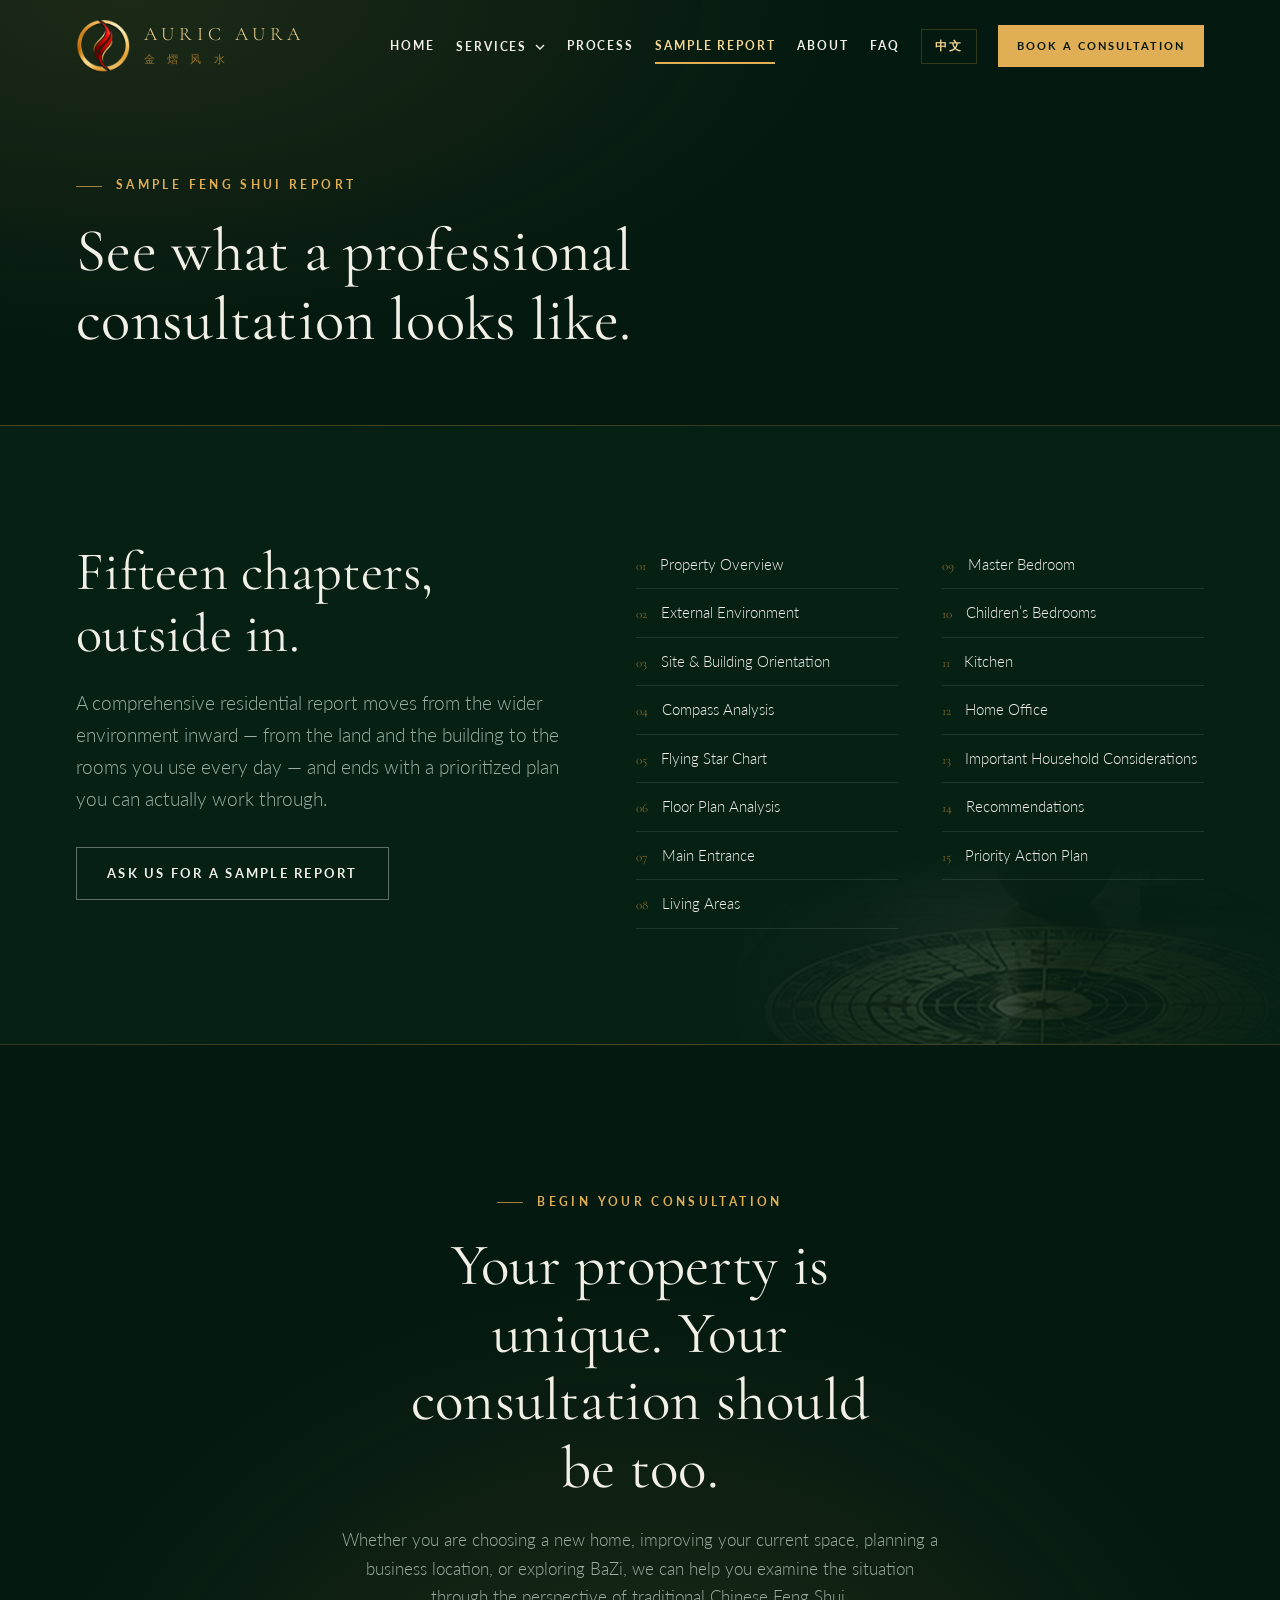
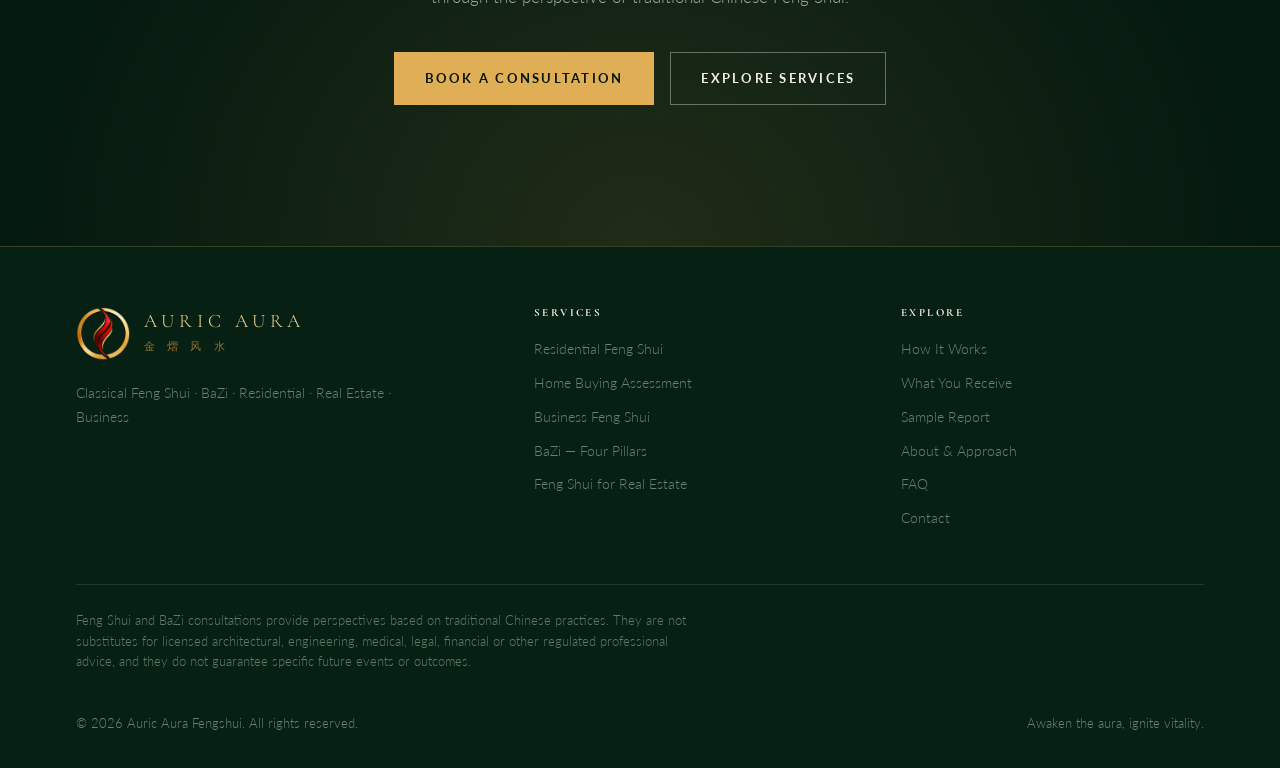
<file: sample-report.html>
<!DOCTYPE html>
<html lang="en" data-page="sample-report">
<head>
<meta charset="utf-8">
<meta name="viewport" content="width=device-width, initial-scale=1">
<title>Sample Report — Auric Aura Fengshui</title>
<meta name="description" content="The fifteen chapters of a comprehensive residential Feng Shui report.">
<meta name="theme-color" content="#04190F">
<link rel="icon" href="logo-mark.png" type="image/png">
<link rel="preconnect" href="https://fonts.googleapis.com">
<link rel="preconnect" href="https://fonts.gstatic.com" crossorigin>
<link rel="stylesheet" href="https://fonts.googleapis.com/css2?family=Cormorant+Garamond:ital,wght@0,300;0,400;0,500;1,400&family=Lato:wght@300;400;700&family=Noto+Sans+SC:wght@300;400;700&family=Noto+Serif+SC:wght@400;500&display=swap">
<link rel="stylesheet" href="style.css?v=ec7eb05d">
<script src="i18n.js?v=b93cf1b6"></script>
<script>
  // Mark that scripting is live, so reveal-on-scroll may hide content. If this
  // never runs, everything stays visible rather than stranded at opacity 0.
  document.documentElement.className += ' js';
  // Apply the stored language before first paint to avoid a flash of English.
  try {
    if (localStorage.getItem('aa-lang') === 'zh') document.documentElement.lang = 'zh-Hans';
  } catch (e) {}
</script>
</head>
<body>

<a class="skip-link" href="#main" data-i18n="skip">Skip to content</a>

<header class="site-header">
  <div class="shell site-header__inner">
    <a class="brand" href="index.html" data-i18n-aria="brand.aria" aria-label="Auric Aura Fengshui — home">
      <img class="brand__seal" src="logo-mark.png" alt="" width="512" height="512">
      <span>
        <span class="brand__name">Auric Aura</span>
        <span class="hanzi brand__hanzi" aria-hidden="true">金 熠 风 水</span>
      </span>
    </a>

    <nav class="nav" id="nav" aria-label="Primary">
      <a class="nav__link" href="index.html" data-i18n="nav.home">Home</a>
      <div class="nav__item" data-dropdown>
        <button class="nav__link nav__toggle" type="button" aria-expanded="false" aria-controls="services-menu">
          <span data-i18n="nav.services">Services</span>
          <svg class="nav__caret" width="10" height="6" viewBox="0 0 10 6" fill="none" aria-hidden="true">
            <path d="M1 1l4 4 4-4" stroke="currentColor" stroke-width="1.4"/>
          </svg>
        </button>
        <ul class="nav__menu" id="services-menu">
          <li><a href="services.html#residential" data-i18n="menu.res">Residential Feng Shui</a></li>
          <li><a href="services.html#home-buying" data-i18n="menu.buy">Home Buying Assessment</a></li>
          <li><a href="services.html#business" data-i18n="menu.biz">Business Feng Shui</a></li>
          <li><a href="services.html#bazi" data-i18n="menu.bazi">BaZi — Four Pillars</a></li>
          <li><a href="services.html#real-estate" data-i18n="menu.re">Feng Shui for Real Estate</a></li>
        </ul>
      </div>
      <a class="nav__link" href="process.html" data-i18n="nav.process">Process</a>
      <a class="nav__link is-active" href="sample-report.html" data-i18n="nav.report">Sample Report</a>
      <a class="nav__link" href="about.html" data-i18n="nav.about">About</a>
      <a class="nav__link" href="faq.html" data-i18n="nav.faq">FAQ</a>
      <button class="lang-btn" id="lang-toggle" type="button" data-i18n="lang.toggle">中文</button>
      <a class="btn btn--gold btn--sm" href="contact.html" data-i18n="btn.book">Book a Consultation</a>
    </nav>

    <button class="burger" id="burger" type="button" data-i18n-aria="nav.open" aria-label="Open menu" aria-expanded="false" aria-controls="nav">
      <span></span><span></span><span></span>
    </button>
  </div>
</header>

<main id="main">
  <section class="page-head">
    <div class="shell">
      <p class="eyebrow" data-i18n="ph.report.eyebrow">Sample Feng Shui Report</p>
      <h1 class="page-head__title" data-i18n="ph.report.title">See what a professional consultation looks like.</h1>
    </div>
  </section>

  <section class="section report">
    <img class="report__bg" src="luopan.jpg" alt="" aria-hidden="true" loading="lazy">

    <div class="shell report__grid">
      <div class="reveal">
        <h2 class="section-title" data-i18n="rp.title">Fifteen chapters, outside in.</h2>
        <p class="lede" data-i18n="rp.lede" style="margin-top:22px">A comprehensive residential report moves from the wider environment inward &mdash; from the land and the building to the rooms you use every day &mdash; and ends with a prioritized plan you can actually work through.</p>
        <p style="margin-top:32px">
          <a class="btn btn--ghost" href="contact.html" data-i18n="rp.cta">Ask Us for a Sample Report</a>
        </p>
      </div>

      <div class="reveal">
        <ol class="report__list">
          <li data-i18n="ch.1">Property Overview</li>
          <li data-i18n="ch.2">External Environment</li>
          <li data-i18n="ch.3">Site &amp; Building Orientation</li>
          <li data-i18n="ch.4">Compass Analysis</li>
          <li data-i18n="ch.5">Flying Star Chart</li>
          <li data-i18n="ch.6">Floor Plan Analysis</li>
          <li data-i18n="ch.7">Main Entrance</li>
          <li data-i18n="ch.8">Living Areas</li>
          <li data-i18n="ch.9">Master Bedroom</li>
          <li data-i18n="ch.10">Children&rsquo;s Bedrooms</li>
          <li data-i18n="ch.11">Kitchen</li>
          <li data-i18n="ch.12">Home Office</li>
          <li data-i18n="ch.13">Important Household Considerations</li>
          <li data-i18n="ch.14">Recommendations</li>
          <li data-i18n="ch.15">Priority Action Plan</li>
        </ol>
      </div>
    </div>
  </section>

  <section class="cta">
    <div class="shell">
      <p class="eyebrow" data-i18n="cta.eyebrow" style="display:inline-block">Begin Your Consultation</p>
      <h2 class="cta__title" data-i18n="cta.title">Your property is unique. Your consultation should be too.</h2>
      <p class="cta__text" data-i18n="cta.text">Whether you are choosing a new home, improving your current space, planning a business location, or exploring BaZi, we can help you examine the situation through the perspective of traditional Chinese Feng Shui.</p>
      <div class="cta__actions">
        <a class="btn btn--gold" href="contact.html" data-i18n="btn.book">Book a Consultation</a>
        <a class="btn btn--ghost" href="services.html" data-i18n="btn.services">Explore Services</a>
      </div>
    </div>
  </section>
</main>

<footer class="site-footer">
  <div class="shell">
    <div class="site-footer__top">
      <div class="site-footer__brand">
        <a class="brand" href="index.html">
          <img class="brand__seal" src="logo-mark.png" alt="" width="512" height="512">
          <span>
            <span class="brand__name">Auric Aura</span>
            <span class="hanzi brand__hanzi" aria-hidden="true">金 熠 风 水</span>
          </span>
        </a>
        <p class="site-footer__blurb" data-i18n="foot.blurb">Classical Feng Shui &middot; BaZi &middot; Residential &middot; Real Estate &middot; Business</p>
      </div>

      <div>
        <h2 class="footer__heading" data-i18n="foot.services">Services</h2>
        <ul class="footer__list">
          <li><a href="services.html#residential" data-i18n="menu.res">Residential Feng Shui</a></li>
          <li><a href="services.html#home-buying" data-i18n="menu.buy">Home Buying Assessment</a></li>
          <li><a href="services.html#business" data-i18n="menu.biz">Business Feng Shui</a></li>
          <li><a href="services.html#bazi" data-i18n="menu.bazi">BaZi — Four Pillars</a></li>
          <li><a href="services.html#real-estate" data-i18n="menu.re">Feng Shui for Real Estate</a></li>
        </ul>
      </div>

      <div>
        <h2 class="footer__heading" data-i18n="foot.explore">Explore</h2>
        <ul class="footer__list">
          <li><a href="process.html" data-i18n="foot.process">How It Works</a></li>
          <li><a href="process.html#receive" data-i18n="foot.receive">What You Receive</a></li>
          <li><a href="sample-report.html" data-i18n="foot.report">Sample Report</a></li>
          <li><a href="about.html" data-i18n="foot.about">About & Approach</a></li>
          <li><a href="faq.html" data-i18n="foot.faq">FAQ</a></li>
          <li><a href="contact.html" data-i18n="foot.contact">Contact</a></li>
        </ul>
      </div>
    </div>

    <p class="disclaimer" data-i18n="foot.disclaimer">
      Feng Shui and BaZi consultations provide perspectives based on traditional Chinese practices.
      They are not substitutes for licensed architectural, engineering, medical, legal, financial or
      other regulated professional advice, and they do not guarantee specific future events or
      outcomes.
    </p>

    <div class="site-footer__bottom">
      <span>&copy; <span id="year">2026</span> Auric Aura Fengshui. <span data-i18n="foot.rights">All rights reserved.</span></span>
      <span data-i18n="foot.motto">Awaken the aura, ignite vitality.</span>
    </div>
  </div>
</footer>

<script src="main.js?v=daebe13c" defer></script>
</body>
</html>
</file>
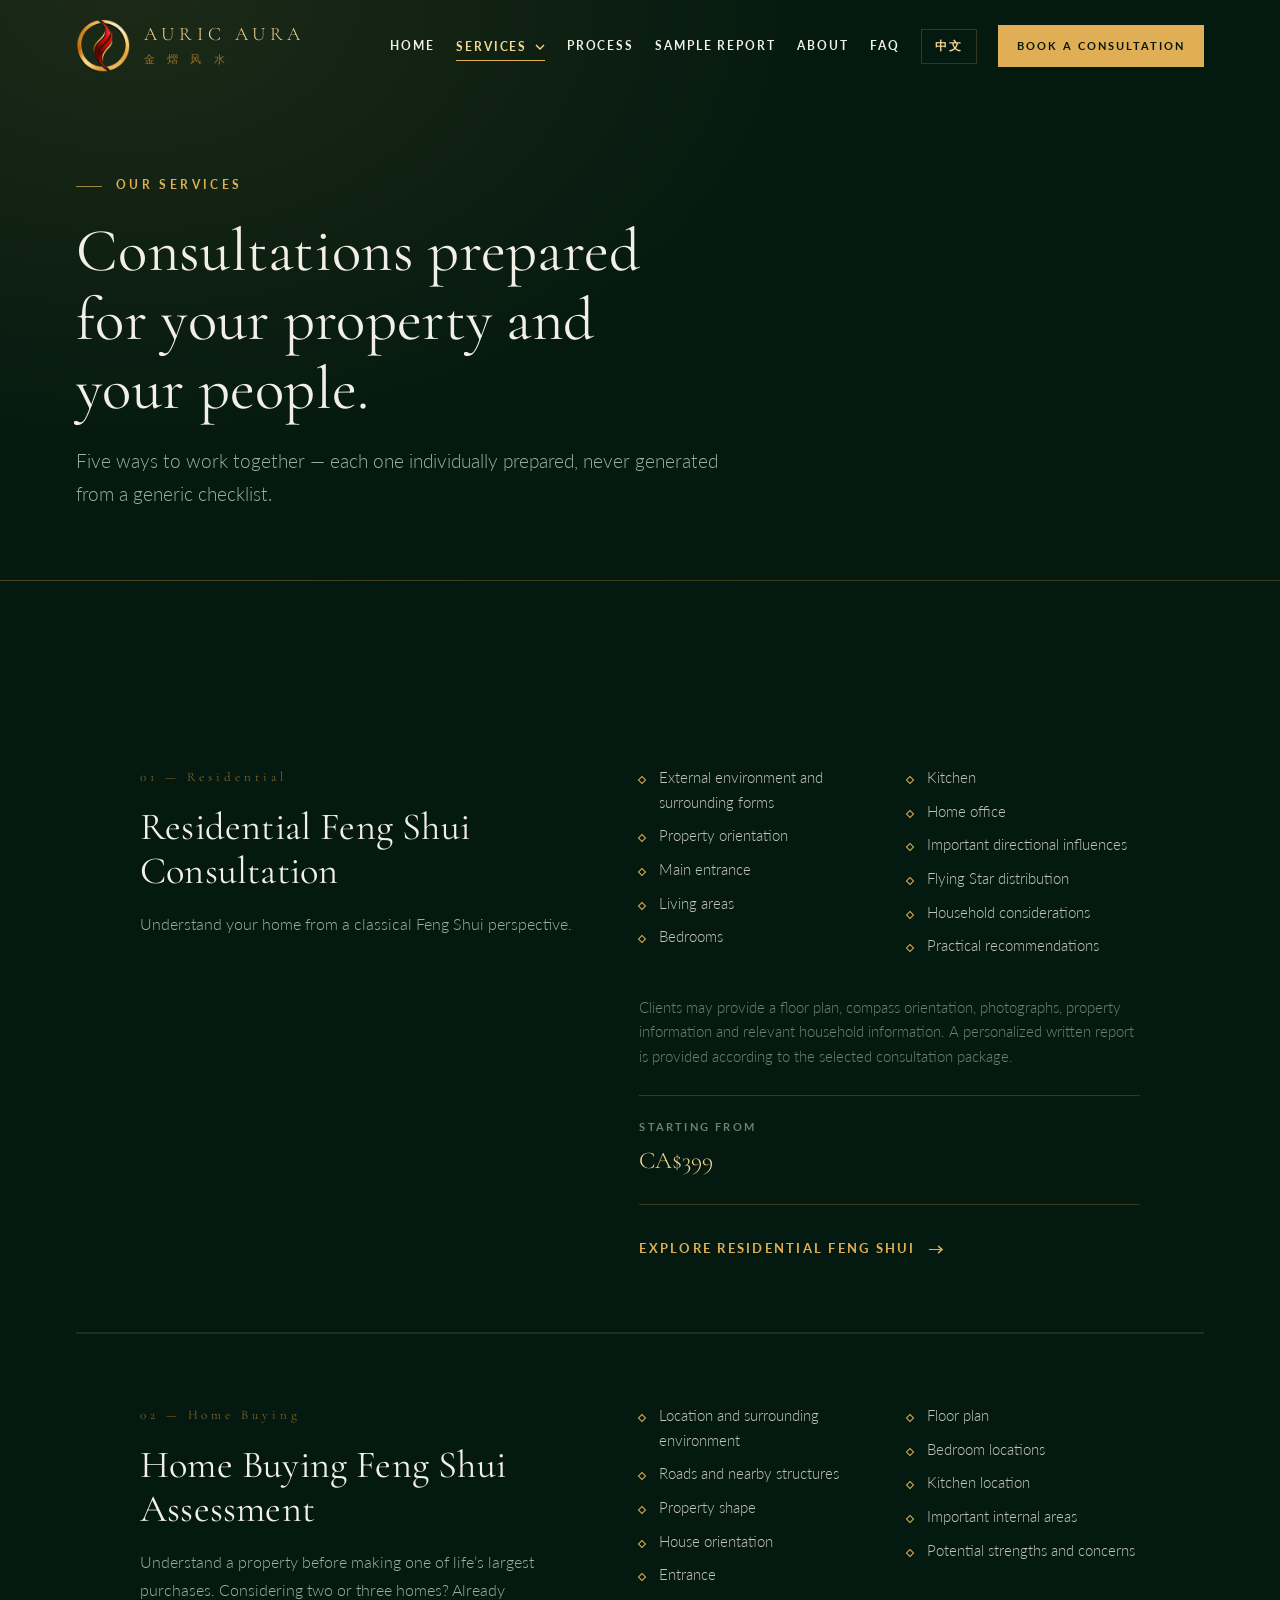
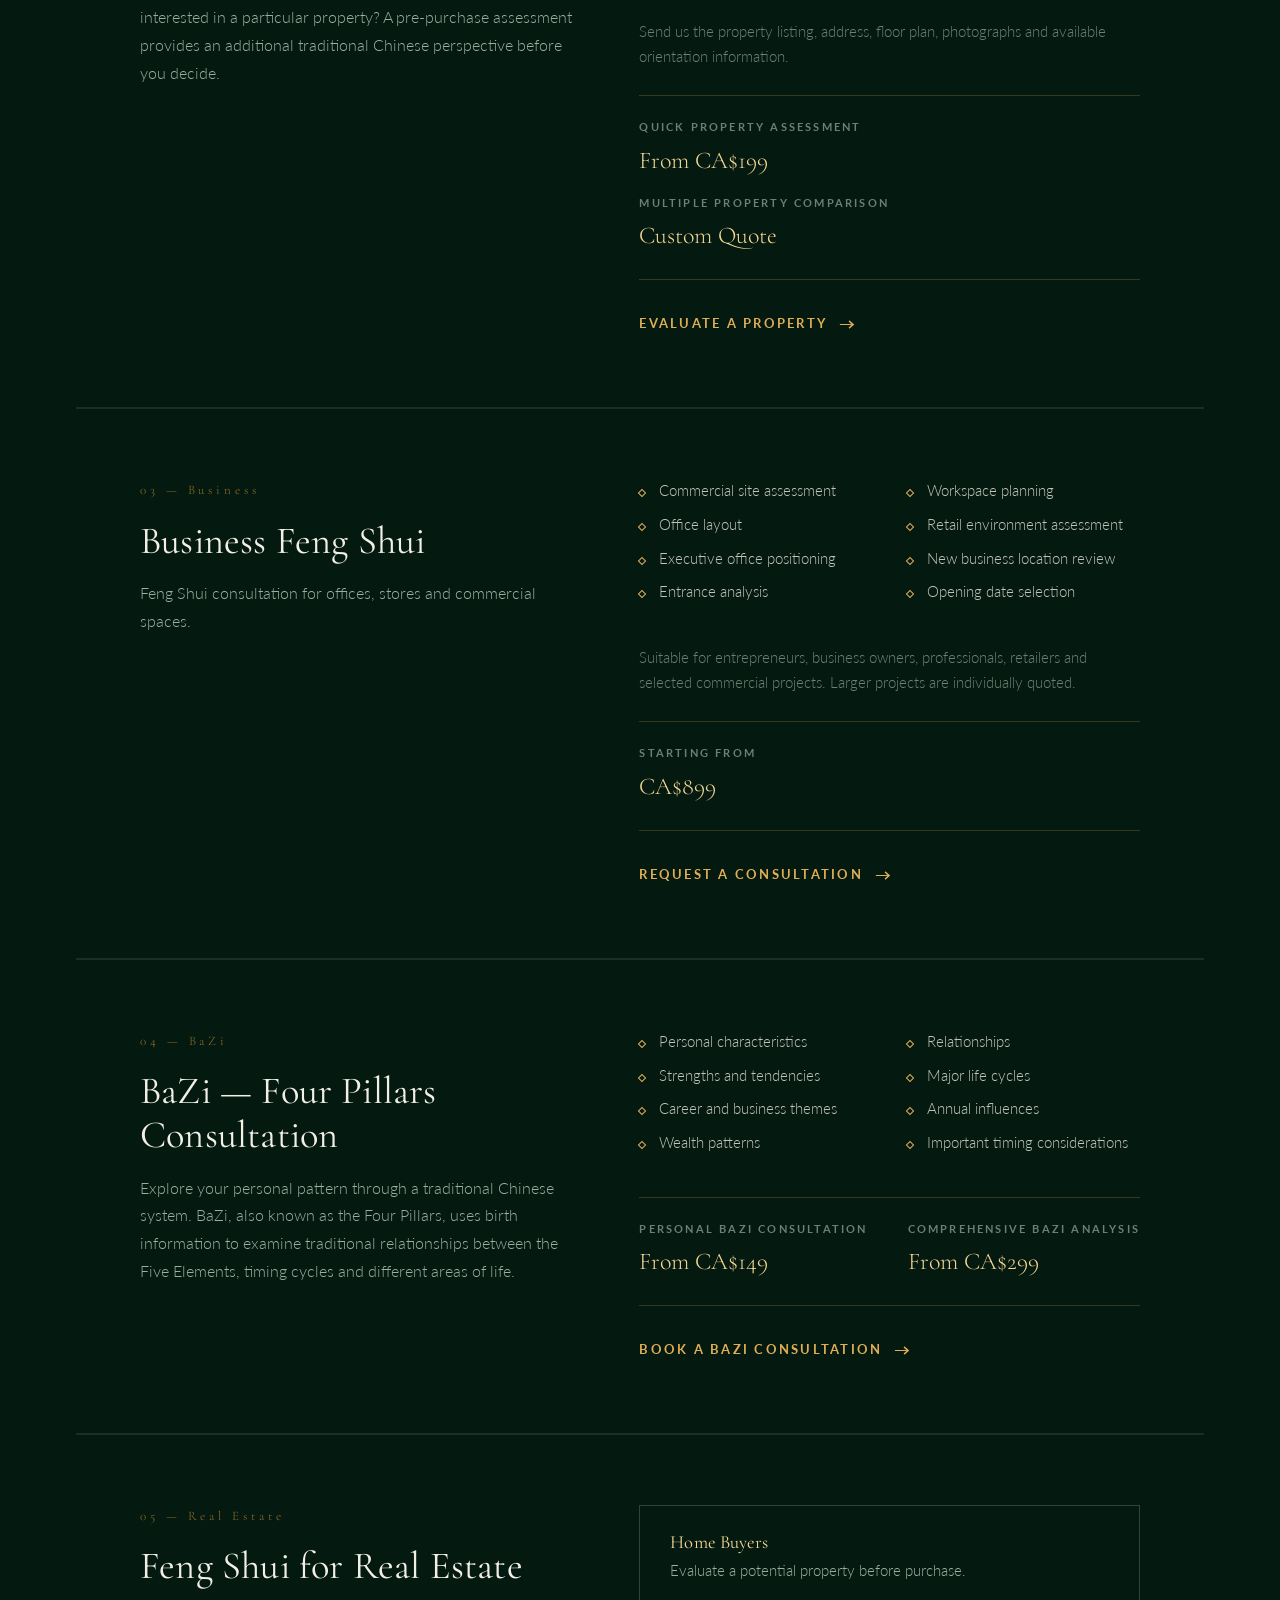
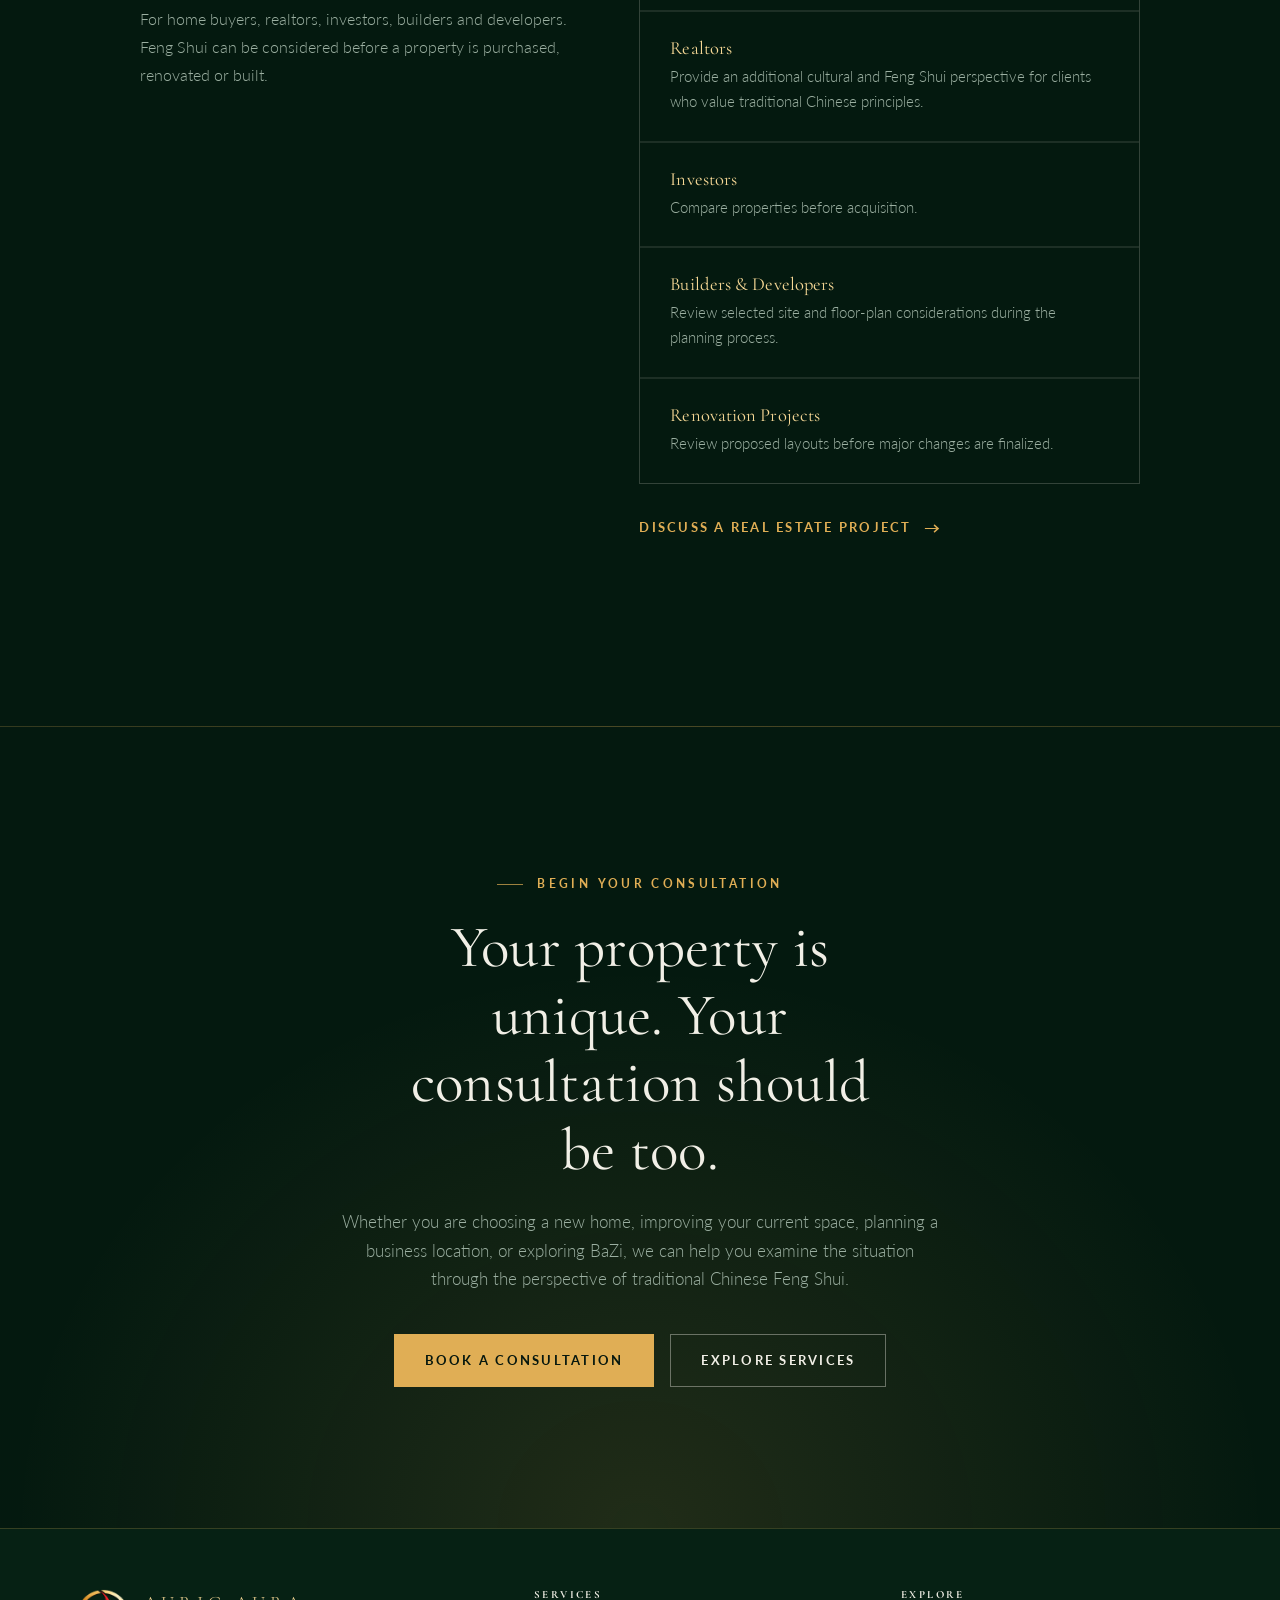
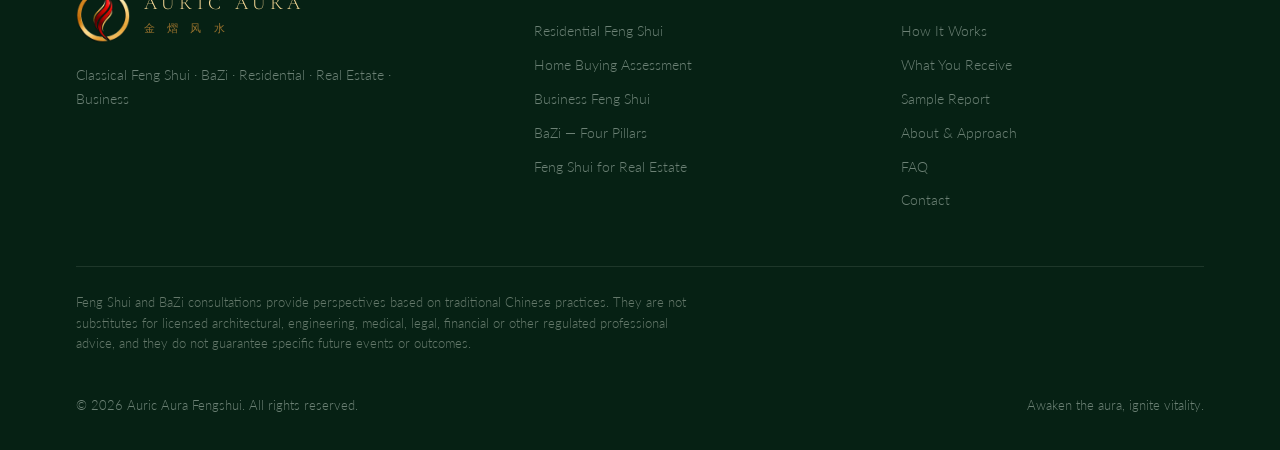
<file: services.html>
<!DOCTYPE html>
<html lang="en" data-page="services">
<head>
<meta charset="utf-8">
<meta name="viewport" content="width=device-width, initial-scale=1">
<title>Services — Auric Aura Fengshui</title>
<meta name="description" content="Residential, home buying, business, BaZi and real-estate Feng Shui consultations.">
<meta name="theme-color" content="#04190F">
<link rel="icon" href="logo-mark.png" type="image/png">
<link rel="preconnect" href="https://fonts.googleapis.com">
<link rel="preconnect" href="https://fonts.gstatic.com" crossorigin>
<link rel="stylesheet" href="https://fonts.googleapis.com/css2?family=Cormorant+Garamond:ital,wght@0,300;0,400;0,500;1,400&family=Lato:wght@300;400;700&family=Noto+Sans+SC:wght@300;400;700&family=Noto+Serif+SC:wght@400;500&display=swap">
<link rel="stylesheet" href="style.css?v=ec7eb05d">
<script src="i18n.js?v=b93cf1b6"></script>
<script>
  // Mark that scripting is live, so reveal-on-scroll may hide content. If this
  // never runs, everything stays visible rather than stranded at opacity 0.
  document.documentElement.className += ' js';
  // Apply the stored language before first paint to avoid a flash of English.
  try {
    if (localStorage.getItem('aa-lang') === 'zh') document.documentElement.lang = 'zh-Hans';
  } catch (e) {}
</script>
</head>
<body>

<a class="skip-link" href="#main" data-i18n="skip">Skip to content</a>

<header class="site-header">
  <div class="shell site-header__inner">
    <a class="brand" href="index.html" data-i18n-aria="brand.aria" aria-label="Auric Aura Fengshui — home">
      <img class="brand__seal" src="logo-mark.png" alt="" width="512" height="512">
      <span>
        <span class="brand__name">Auric Aura</span>
        <span class="hanzi brand__hanzi" aria-hidden="true">金 熠 风 水</span>
      </span>
    </a>

    <nav class="nav" id="nav" aria-label="Primary">
      <a class="nav__link" href="index.html" data-i18n="nav.home">Home</a>
      <div class="nav__item" data-dropdown>
        <button class="nav__link nav__toggle is-active" type="button" aria-expanded="false" aria-controls="services-menu">
          <span data-i18n="nav.services">Services</span>
          <svg class="nav__caret" width="10" height="6" viewBox="0 0 10 6" fill="none" aria-hidden="true">
            <path d="M1 1l4 4 4-4" stroke="currentColor" stroke-width="1.4"/>
          </svg>
        </button>
        <ul class="nav__menu" id="services-menu">
          <li><a href="services.html#residential" data-i18n="menu.res">Residential Feng Shui</a></li>
          <li><a href="services.html#home-buying" data-i18n="menu.buy">Home Buying Assessment</a></li>
          <li><a href="services.html#business" data-i18n="menu.biz">Business Feng Shui</a></li>
          <li><a href="services.html#bazi" data-i18n="menu.bazi">BaZi — Four Pillars</a></li>
          <li><a href="services.html#real-estate" data-i18n="menu.re">Feng Shui for Real Estate</a></li>
        </ul>
      </div>
      <a class="nav__link" href="process.html" data-i18n="nav.process">Process</a>
      <a class="nav__link" href="sample-report.html" data-i18n="nav.report">Sample Report</a>
      <a class="nav__link" href="about.html" data-i18n="nav.about">About</a>
      <a class="nav__link" href="faq.html" data-i18n="nav.faq">FAQ</a>
      <button class="lang-btn" id="lang-toggle" type="button" data-i18n="lang.toggle">中文</button>
      <a class="btn btn--gold btn--sm" href="contact.html" data-i18n="btn.book">Book a Consultation</a>
    </nav>

    <button class="burger" id="burger" type="button" data-i18n-aria="nav.open" aria-label="Open menu" aria-expanded="false" aria-controls="nav">
      <span></span><span></span><span></span>
    </button>
  </div>
</header>

<main id="main">
  <section class="page-head">
    <div class="shell">
      <p class="eyebrow" data-i18n="ph.services.eyebrow">Our Services</p>
      <h1 class="page-head__title" data-i18n="ph.services.title">Consultations prepared for your property and your people.</h1>
      <p class="lede" data-i18n="ph.services.lede">Five ways to work together — each one individually prepared, never generated from a generic checklist.</p>
    </div>
  </section>

  <section class="section">
    <div class="shell">
      <div class="services">
        <article class="service reveal" id="residential">
          <div>
            <p class="service__index" data-i18n="sv.res.idx">01 &mdash; Residential</p>
            <h2 class="service__title" data-i18n="sv.res.title">Residential Feng Shui Consultation</h2>
            <p class="service__lede" data-i18n="sv.res.lede">Understand your home from a classical Feng Shui perspective.</p>
          </div>

          <div>
            <ul class="service__list">
              <li data-i18n="sv.res.l1">External environment and surrounding forms</li>
              <li data-i18n="sv.res.l2">Property orientation</li>
              <li data-i18n="sv.res.l3">Main entrance</li>
              <li data-i18n="sv.res.l4">Living areas</li>
              <li data-i18n="sv.res.l5">Bedrooms</li>
              <li data-i18n="sv.res.l6">Kitchen</li>
              <li data-i18n="sv.res.l7">Home office</li>
              <li data-i18n="sv.res.l8">Important directional influences</li>
              <li data-i18n="sv.res.l9">Flying Star distribution</li>
              <li data-i18n="sv.res.l10">Household considerations</li>
              <li data-i18n="sv.res.l11">Practical recommendations</li>
            </ul>
            <p class="service__note" data-i18n="sv.res.note">Clients may provide a floor plan, compass orientation, photographs, property information and relevant household information. A personalized written report is provided according to the selected consultation package.</p>

            <div class="pricing">
              <div>
                <span class="price__label" data-i18n="sv.res.pl1">Starting from</span>
                <span class="price__value" data-i18n="sv.res.pv1">CA$399</span>
              </div>
            </div>

            <a class="link-arrow" href="contact.html" data-i18n="sv.res.cta">Explore Residential Feng Shui</a>
          </div>
        </article>

        <article class="service reveal" id="home-buying">
          <div>
            <p class="service__index" data-i18n="sv.buy.idx">02 &mdash; Home Buying</p>
            <h2 class="service__title" data-i18n="sv.buy.title">Home Buying Feng Shui Assessment</h2>
            <p class="service__lede" data-i18n="sv.buy.lede">Understand a property before making one of life&rsquo;s largest purchases. Considering two or three homes? Already interested in a particular property? A pre-purchase assessment provides an additional traditional Chinese perspective before you decide.</p>
          </div>

          <div>
            <ul class="service__list">
              <li data-i18n="sv.buy.l1">Location and surrounding environment</li>
              <li data-i18n="sv.buy.l2">Roads and nearby structures</li>
              <li data-i18n="sv.buy.l3">Property shape</li>
              <li data-i18n="sv.buy.l4">House orientation</li>
              <li data-i18n="sv.buy.l5">Entrance</li>
              <li data-i18n="sv.buy.l6">Floor plan</li>
              <li data-i18n="sv.buy.l7">Bedroom locations</li>
              <li data-i18n="sv.buy.l8">Kitchen location</li>
              <li data-i18n="sv.buy.l9">Important internal areas</li>
              <li data-i18n="sv.buy.l10">Potential strengths and concerns</li>
            </ul>
            <p class="service__note" data-i18n="sv.buy.note">Send us the property listing, address, floor plan, photographs and available orientation information.</p>

            <div class="pricing">
              <div>
                <span class="price__label" data-i18n="sv.buy.pl1">Quick Property Assessment</span>
                <span class="price__value" data-i18n="sv.buy.pv1">From CA$199</span>
              </div>
              <div>
                <span class="price__label" data-i18n="sv.buy.pl2">Multiple Property Comparison</span>
                <span class="price__value" data-i18n="sv.buy.pv2">Custom Quote</span>
              </div>
            </div>

            <a class="link-arrow" href="contact.html" data-i18n="sv.buy.cta">Evaluate a Property</a>
          </div>
        </article>

        <article class="service reveal" id="business">
          <div>
            <p class="service__index" data-i18n="sv.biz.idx">03 &mdash; Business</p>
            <h2 class="service__title" data-i18n="sv.biz.title">Business Feng Shui</h2>
            <p class="service__lede" data-i18n="sv.biz.lede">Feng Shui consultation for offices, stores and commercial spaces.</p>
          </div>

          <div>
            <ul class="service__list">
              <li data-i18n="sv.biz.l1">Commercial site assessment</li>
              <li data-i18n="sv.biz.l2">Office layout</li>
              <li data-i18n="sv.biz.l3">Executive office positioning</li>
              <li data-i18n="sv.biz.l4">Entrance analysis</li>
              <li data-i18n="sv.biz.l5">Workspace planning</li>
              <li data-i18n="sv.biz.l6">Retail environment assessment</li>
              <li data-i18n="sv.biz.l7">New business location review</li>
              <li data-i18n="sv.biz.l8">Opening date selection</li>
            </ul>
            <p class="service__note" data-i18n="sv.biz.note">Suitable for entrepreneurs, business owners, professionals, retailers and selected commercial projects. Larger projects are individually quoted.</p>

            <div class="pricing">
              <div>
                <span class="price__label" data-i18n="sv.biz.pl1">Starting from</span>
                <span class="price__value" data-i18n="sv.biz.pv1">CA$899</span>
              </div>
            </div>

            <a class="link-arrow" href="contact.html" data-i18n="sv.biz.cta">Request a Consultation</a>
          </div>
        </article>

        <article class="service reveal" id="bazi">
          <div>
            <p class="service__index" data-i18n="sv.bazi.idx">04 &mdash; BaZi</p>
            <h2 class="service__title" data-i18n="sv.bazi.title">BaZi &mdash; Four Pillars Consultation</h2>
            <p class="service__lede" data-i18n="sv.bazi.lede">Explore your personal pattern through a traditional Chinese system. BaZi, also known as the Four Pillars, uses birth information to examine traditional relationships between the Five Elements, timing cycles and different areas of life.</p>
          </div>

          <div>
            <ul class="service__list">
              <li data-i18n="sv.bazi.l1">Personal characteristics</li>
              <li data-i18n="sv.bazi.l2">Strengths and tendencies</li>
              <li data-i18n="sv.bazi.l3">Career and business themes</li>
              <li data-i18n="sv.bazi.l4">Wealth patterns</li>
              <li data-i18n="sv.bazi.l5">Relationships</li>
              <li data-i18n="sv.bazi.l6">Major life cycles</li>
              <li data-i18n="sv.bazi.l7">Annual influences</li>
              <li data-i18n="sv.bazi.l8">Important timing considerations</li>
            </ul>

            <div class="pricing">
              <div>
                <span class="price__label" data-i18n="sv.bazi.pl1">Personal BaZi Consultation</span>
                <span class="price__value" data-i18n="sv.bazi.pv1">From CA$149</span>
              </div>
              <div>
                <span class="price__label" data-i18n="sv.bazi.pl2">Comprehensive BaZi Analysis</span>
                <span class="price__value" data-i18n="sv.bazi.pv2">From CA$299</span>
              </div>
            </div>

            <a class="link-arrow" href="contact.html" data-i18n="sv.bazi.cta">Book a BaZi Consultation</a>
          </div>
        </article>

        <article class="service reveal" id="real-estate">
          <div>
            <p class="service__index" data-i18n="sv.re.idx">05 &mdash; Real Estate</p>
            <h2 class="service__title" data-i18n="sv.re.title">Feng Shui for Real Estate</h2>
            <p class="service__lede" data-i18n="sv.re.lede">For home buyers, realtors, investors, builders and developers. Feng Shui can be considered before a property is purchased, renovated or built.</p>
          </div>

          <div>
            <div class="about__pillars" style="margin-bottom:28px">
              <div class="pillar">
                <h3 class="pillar__name" data-i18n="sv.re.buyers">Home Buyers</h3>
                <p class="pillar__text" data-i18n="sv.re.buyers.t">Evaluate a potential property before purchase.</p>
              </div>
              <div class="pillar">
                <h3 class="pillar__name" data-i18n="sv.re.realtors">Realtors</h3>
                <p class="pillar__text" data-i18n="sv.re.realtors.t">Provide an additional cultural and Feng Shui perspective for clients who value traditional Chinese principles.</p>
              </div>
              <div class="pillar">
                <h3 class="pillar__name" data-i18n="sv.re.investors">Investors</h3>
                <p class="pillar__text" data-i18n="sv.re.investors.t">Compare properties before acquisition.</p>
              </div>
              <div class="pillar">
                <h3 class="pillar__name" data-i18n="sv.re.builders">Builders &amp; Developers</h3>
                <p class="pillar__text" data-i18n="sv.re.builders.t">Review selected site and floor-plan considerations during the planning process.</p>
              </div>
              <div class="pillar">
                <h3 class="pillar__name" data-i18n="sv.re.reno">Renovation Projects</h3>
                <p class="pillar__text" data-i18n="sv.re.reno.t">Review proposed layouts before major changes are finalized.</p>
              </div>
            </div>

            <a class="link-arrow" href="contact.html" data-i18n="sv.re.cta">Discuss a Real Estate Project</a>
          </div>
        </article>
      </div>
    </div>
  </section>

  <section class="cta">
    <div class="shell">
      <p class="eyebrow" data-i18n="cta.eyebrow" style="display:inline-block">Begin Your Consultation</p>
      <h2 class="cta__title" data-i18n="cta.title">Your property is unique. Your consultation should be too.</h2>
      <p class="cta__text" data-i18n="cta.text">Whether you are choosing a new home, improving your current space, planning a business location, or exploring BaZi, we can help you examine the situation through the perspective of traditional Chinese Feng Shui.</p>
      <div class="cta__actions">
        <a class="btn btn--gold" href="contact.html" data-i18n="btn.book">Book a Consultation</a>
        <a class="btn btn--ghost" href="services.html" data-i18n="btn.services">Explore Services</a>
      </div>
    </div>
  </section>
</main>

<footer class="site-footer">
  <div class="shell">
    <div class="site-footer__top">
      <div class="site-footer__brand">
        <a class="brand" href="index.html">
          <img class="brand__seal" src="logo-mark.png" alt="" width="512" height="512">
          <span>
            <span class="brand__name">Auric Aura</span>
            <span class="hanzi brand__hanzi" aria-hidden="true">金 熠 风 水</span>
          </span>
        </a>
        <p class="site-footer__blurb" data-i18n="foot.blurb">Classical Feng Shui &middot; BaZi &middot; Residential &middot; Real Estate &middot; Business</p>
      </div>

      <div>
        <h2 class="footer__heading" data-i18n="foot.services">Services</h2>
        <ul class="footer__list">
          <li><a href="services.html#residential" data-i18n="menu.res">Residential Feng Shui</a></li>
          <li><a href="services.html#home-buying" data-i18n="menu.buy">Home Buying Assessment</a></li>
          <li><a href="services.html#business" data-i18n="menu.biz">Business Feng Shui</a></li>
          <li><a href="services.html#bazi" data-i18n="menu.bazi">BaZi — Four Pillars</a></li>
          <li><a href="services.html#real-estate" data-i18n="menu.re">Feng Shui for Real Estate</a></li>
        </ul>
      </div>

      <div>
        <h2 class="footer__heading" data-i18n="foot.explore">Explore</h2>
        <ul class="footer__list">
          <li><a href="process.html" data-i18n="foot.process">How It Works</a></li>
          <li><a href="process.html#receive" data-i18n="foot.receive">What You Receive</a></li>
          <li><a href="sample-report.html" data-i18n="foot.report">Sample Report</a></li>
          <li><a href="about.html" data-i18n="foot.about">About & Approach</a></li>
          <li><a href="faq.html" data-i18n="foot.faq">FAQ</a></li>
          <li><a href="contact.html" data-i18n="foot.contact">Contact</a></li>
        </ul>
      </div>
    </div>

    <p class="disclaimer" data-i18n="foot.disclaimer">
      Feng Shui and BaZi consultations provide perspectives based on traditional Chinese practices.
      They are not substitutes for licensed architectural, engineering, medical, legal, financial or
      other regulated professional advice, and they do not guarantee specific future events or
      outcomes.
    </p>

    <div class="site-footer__bottom">
      <span>&copy; <span id="year">2026</span> Auric Aura Fengshui. <span data-i18n="foot.rights">All rights reserved.</span></span>
      <span data-i18n="foot.motto">Awaken the aura, ignite vitality.</span>
    </div>
  </div>
</footer>

<script src="main.js?v=daebe13c" defer></script>
</body>
</html>
</file>
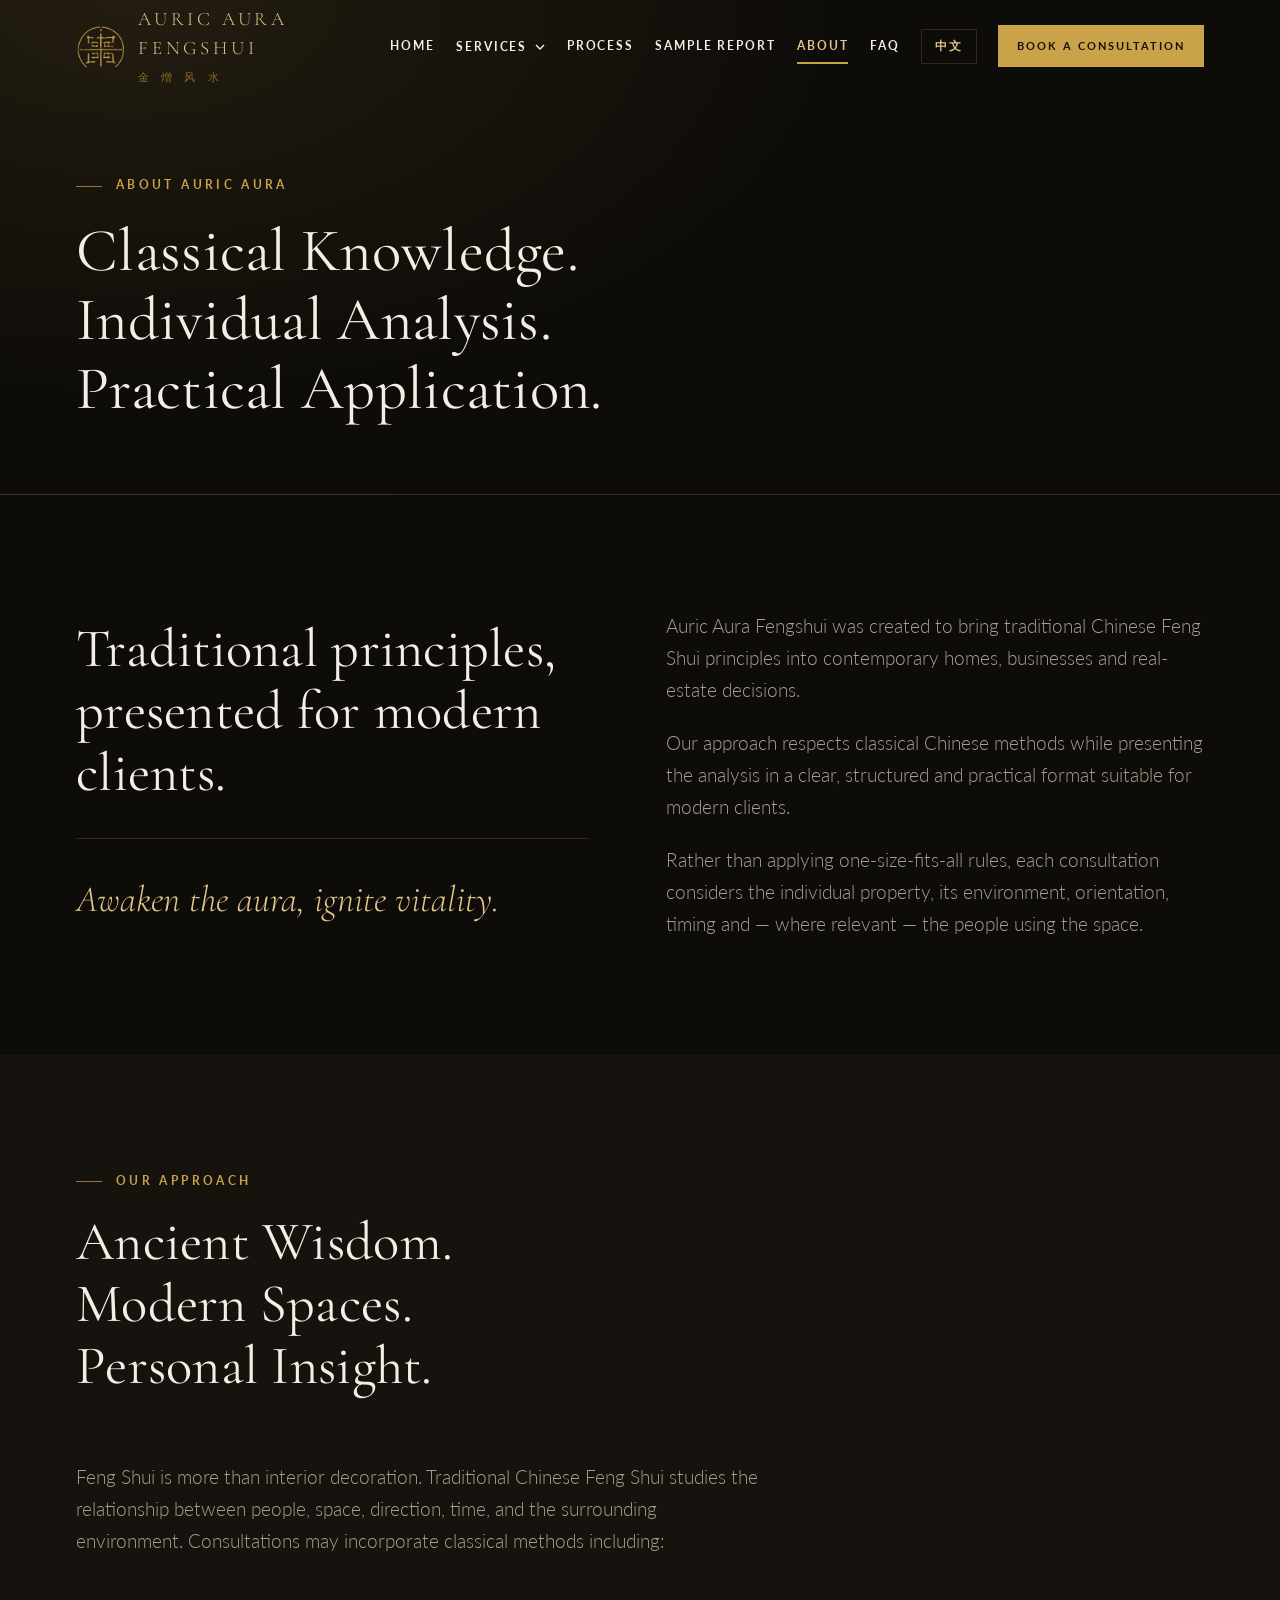
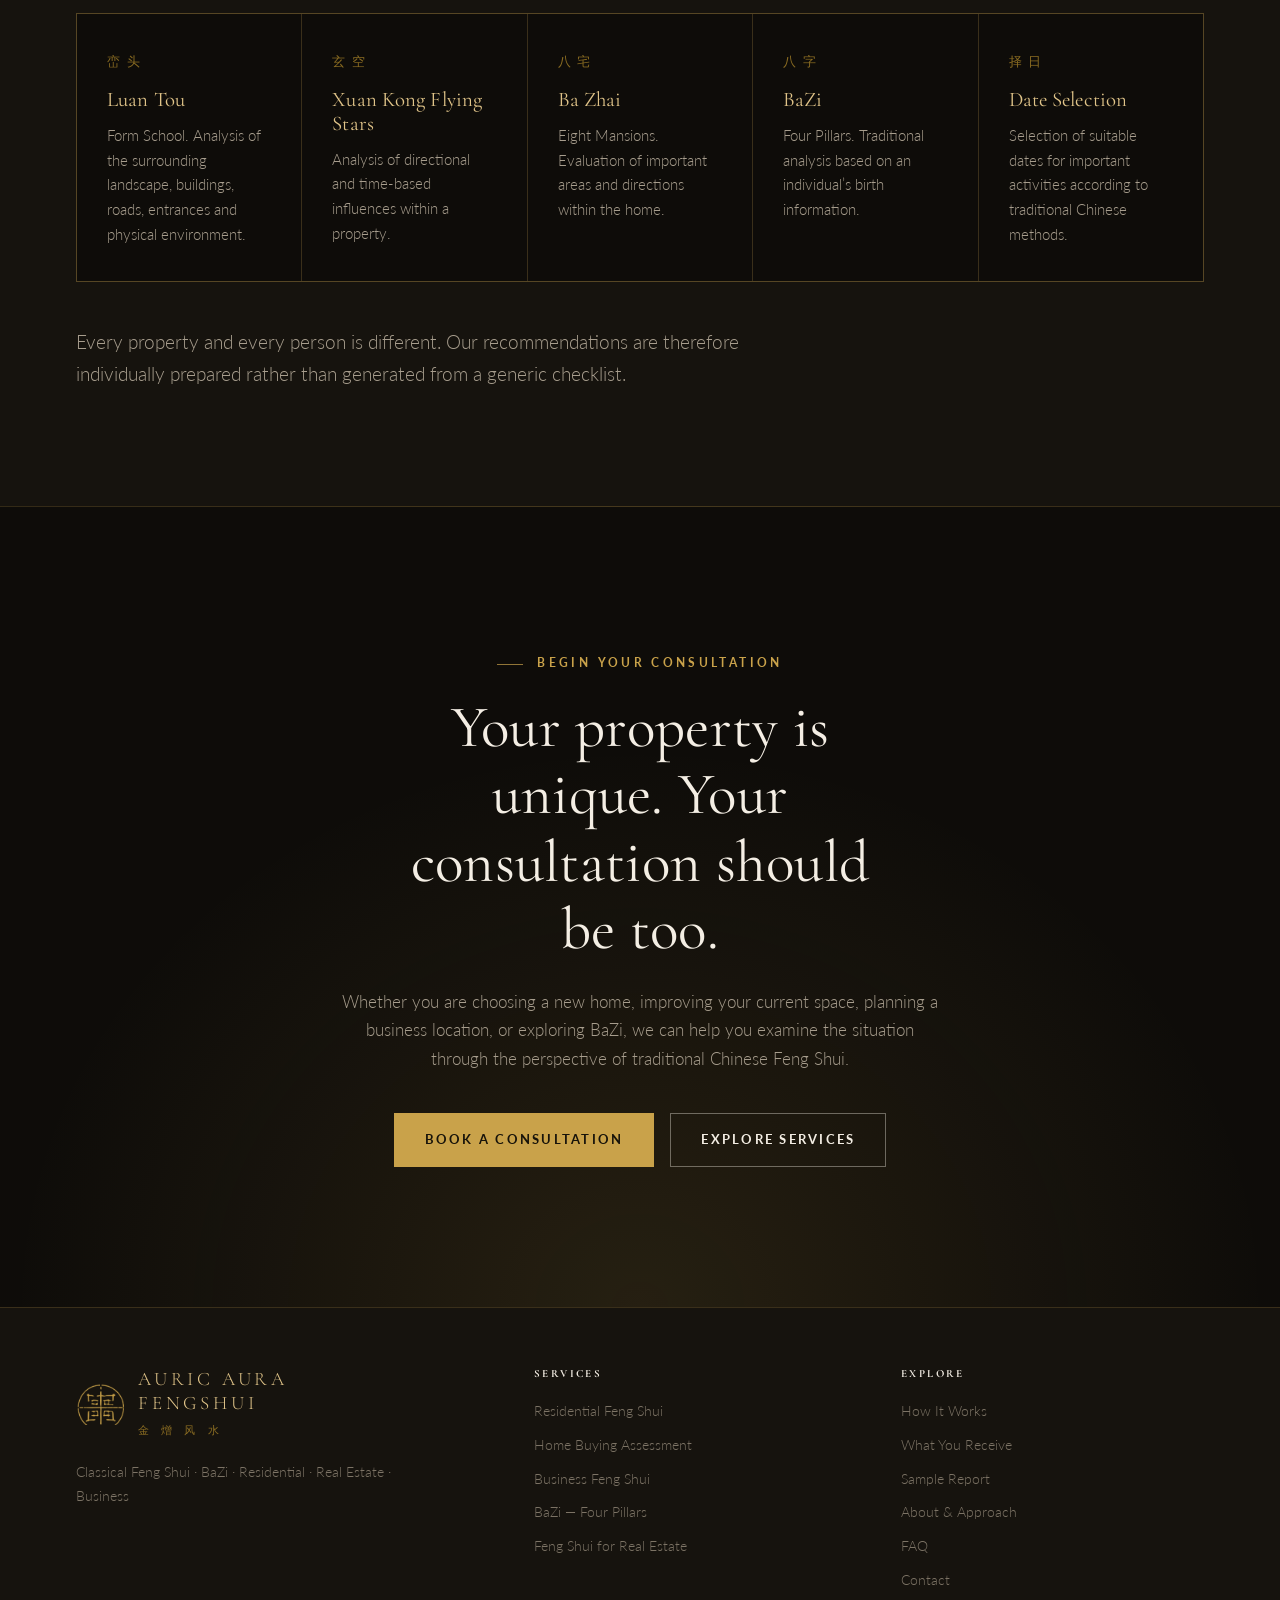
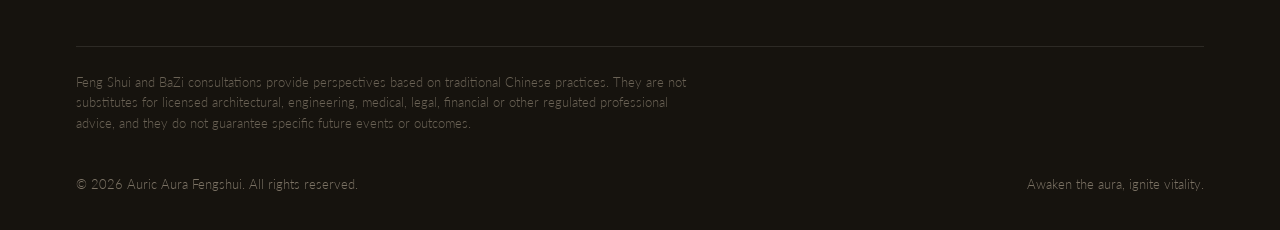
<file: auric-aura-upload/about.html>
<!DOCTYPE html>
<html lang="en" data-page="about">
<head>
<meta charset="utf-8">
<meta name="viewport" content="width=device-width, initial-scale=1">
<title>About &amp; Approach — Auric Aura Fengshui</title>
<meta name="description" content="Classical knowledge, individual analysis, practical application — and the methods we use.">
<meta name="theme-color" content="#0E0C09">
<link rel="icon" href="assets/img/seal.png" type="image/png">
<link rel="preconnect" href="https://fonts.googleapis.com">
<link rel="preconnect" href="https://fonts.gstatic.com" crossorigin>
<link rel="stylesheet" href="https://fonts.googleapis.com/css2?family=Cormorant+Garamond:ital,wght@0,300;0,400;0,500;1,400&family=Lato:wght@300;400;700&family=Noto+Sans+SC:wght@300;400;700&family=Noto+Serif+SC:wght@400;500&display=swap">
<link rel="stylesheet" href="assets/css/style.css?v=1edd63f2">
<script src="assets/js/i18n.js?v=f6fdb236"></script>
<script>
  // Mark that scripting is live, so reveal-on-scroll may hide content. If this
  // never runs, everything stays visible rather than stranded at opacity 0.
  document.documentElement.className += ' js';
  // Apply the stored language before first paint to avoid a flash of English.
  try {
    if (localStorage.getItem('aa-lang') === 'zh') document.documentElement.lang = 'zh-Hans';
  } catch (e) {}
</script>
</head>
<body>

<a class="skip-link" href="#main" data-i18n="skip">Skip to content</a>

<header class="site-header">
  <div class="shell site-header__inner">
    <a class="brand" href="index.html" data-i18n-aria="brand.aria" aria-label="Auric Aura Fengshui — home">
      <img class="brand__seal" src="assets/img/seal.png" alt="" width="82" height="73">
      <span>
        <span class="brand__name">Auric Aura<br>Fengshui</span>
        <span class="hanzi brand__hanzi" aria-hidden="true">金 熷 风 水</span>
      </span>
    </a>

    <nav class="nav" id="nav" aria-label="Primary">
      <a class="nav__link" href="index.html" data-i18n="nav.home">Home</a>
      <div class="nav__item" data-dropdown>
        <button class="nav__link nav__toggle" type="button" aria-expanded="false" aria-controls="services-menu">
          <span data-i18n="nav.services">Services</span>
          <svg class="nav__caret" width="10" height="6" viewBox="0 0 10 6" fill="none" aria-hidden="true">
            <path d="M1 1l4 4 4-4" stroke="currentColor" stroke-width="1.4"/>
          </svg>
        </button>
        <ul class="nav__menu" id="services-menu">
          <li><a href="services.html#residential" data-i18n="menu.res">Residential Feng Shui</a></li>
          <li><a href="services.html#home-buying" data-i18n="menu.buy">Home Buying Assessment</a></li>
          <li><a href="services.html#business" data-i18n="menu.biz">Business Feng Shui</a></li>
          <li><a href="services.html#bazi" data-i18n="menu.bazi">BaZi — Four Pillars</a></li>
          <li><a href="services.html#real-estate" data-i18n="menu.re">Feng Shui for Real Estate</a></li>
        </ul>
      </div>
      <a class="nav__link" href="process.html" data-i18n="nav.process">Process</a>
      <a class="nav__link" href="sample-report.html" data-i18n="nav.report">Sample Report</a>
      <a class="nav__link is-active" href="about.html" data-i18n="nav.about">About</a>
      <a class="nav__link" href="faq.html" data-i18n="nav.faq">FAQ</a>
      <button class="lang-btn" id="lang-toggle" type="button" data-i18n="lang.toggle">中文</button>
      <a class="btn btn--gold btn--sm" href="contact.html" data-i18n="btn.book">Book a Consultation</a>
    </nav>

    <button class="burger" id="burger" type="button" data-i18n-aria="nav.open" aria-label="Open menu" aria-expanded="false" aria-controls="nav">
      <span></span><span></span><span></span>
    </button>
  </div>
</header>

<main id="main">
  <section class="page-head">
    <div class="shell">
      <p class="eyebrow" data-i18n="ph.about.eyebrow">About Auric Aura</p>
      <h1 class="page-head__title" data-i18n="ph.about.title">Classical Knowledge. Individual Analysis. Practical Application.</h1>
    </div>
  </section>

  <section class="section">
    <div class="shell about__grid">
      <div class="reveal">
        <h2 class="section-title" data-i18n="ab.title">Traditional principles, presented for modern clients.</h2>
        <p class="about__motto" data-i18n="ab.motto">Awaken the aura, ignite vitality.</p>
      </div>

      <div class="reveal">
        <p class="lede" data-i18n="ab.p1">Auric Aura Fengshui was created to bring traditional Chinese Feng Shui principles into contemporary homes, businesses and real-estate decisions.</p>
        <p class="lede" data-i18n="ab.p2">Our approach respects classical Chinese methods while presenting the analysis in a clear, structured and practical format suitable for modern clients.</p>
        <p class="lede" data-i18n="ab.p3">Rather than applying one-size-fits-all rules, each consultation considers the individual property, its environment, orientation, timing and &mdash; where relevant &mdash; the people using the space.</p>
      </div>
    </div>
  </section>

  <section class="section section--alt">
    <div class="shell">
      <div class="section__head reveal">
        <p class="eyebrow" data-i18n="ap.eyebrow">Our Approach</p>
        <h2 class="section-title" data-i18n="ap.title">Ancient Wisdom. Modern Spaces. Personal Insight.</h2>
      </div>

      <div class="reveal">
        <p class="lede" data-i18n="ap.lede">Feng Shui is more than interior decoration. Traditional Chinese Feng Shui studies the relationship between people, space, direction, time, and the surrounding environment. Consultations may incorporate classical methods including:</p>
      </div>

      <div class="methods reveal">
        <article class="method">
          <span class="hanzi method__hanzi" aria-hidden="true">峦头</span>
          <h3 class="method__name" data-i18n="mt.luantou">Luan Tou</h3>
          <p class="method__text" data-i18n="mt.luantou.t">Form School. Analysis of the surrounding landscape, buildings, roads, entrances and physical environment.</p>
        </article>
        <article class="method">
          <span class="hanzi method__hanzi" aria-hidden="true">玄空</span>
          <h3 class="method__name" data-i18n="mt.xuankong">Xuan Kong Flying Stars</h3>
          <p class="method__text" data-i18n="mt.xuankong.t">Analysis of directional and time-based influences within a property.</p>
        </article>
        <article class="method">
          <span class="hanzi method__hanzi" aria-hidden="true">八宅</span>
          <h3 class="method__name" data-i18n="mt.bazhai">Ba Zhai</h3>
          <p class="method__text" data-i18n="mt.bazhai.t">Eight Mansions. Evaluation of important areas and directions within the home.</p>
        </article>
        <article class="method">
          <span class="hanzi method__hanzi" aria-hidden="true">八字</span>
          <h3 class="method__name" data-i18n="mt.bazi">BaZi</h3>
          <p class="method__text" data-i18n="mt.bazi.t">Four Pillars. Traditional analysis based on an individual&rsquo;s birth information.</p>
        </article>
        <article class="method">
          <span class="hanzi method__hanzi" aria-hidden="true">择日</span>
          <h3 class="method__name" data-i18n="mt.date">Date Selection</h3>
          <p class="method__text" data-i18n="mt.date.t">Selection of suitable dates for important activities according to traditional Chinese methods.</p>
        </article>
      </div>

      <p class="lede" data-i18n="ap.note" style="margin-top:44px">Every property and every person is different. Our recommendations are therefore individually prepared rather than generated from a generic checklist.</p>
    </div>
  </section>

  <section class="cta">
    <div class="shell">
      <p class="eyebrow" data-i18n="cta.eyebrow" style="display:inline-block">Begin Your Consultation</p>
      <h2 class="cta__title" data-i18n="cta.title">Your property is unique. Your consultation should be too.</h2>
      <p class="cta__text" data-i18n="cta.text">Whether you are choosing a new home, improving your current space, planning a business location, or exploring BaZi, we can help you examine the situation through the perspective of traditional Chinese Feng Shui.</p>
      <div class="cta__actions">
        <a class="btn btn--gold" href="contact.html" data-i18n="btn.book">Book a Consultation</a>
        <a class="btn btn--ghost" href="services.html" data-i18n="btn.services">Explore Services</a>
      </div>
    </div>
  </section>
</main>

<footer class="site-footer">
  <div class="shell">
    <div class="site-footer__top">
      <div class="site-footer__brand">
        <a class="brand" href="index.html">
          <img class="brand__seal" src="assets/img/seal.png" alt="" width="82" height="73">
          <span>
            <span class="brand__name">Auric Aura<br>Fengshui</span>
            <span class="hanzi brand__hanzi" aria-hidden="true">金 熷 风 水</span>
          </span>
        </a>
        <p class="site-footer__blurb" data-i18n="foot.blurb">Classical Feng Shui &middot; BaZi &middot; Residential &middot; Real Estate &middot; Business</p>
      </div>

      <div>
        <h2 class="footer__heading" data-i18n="foot.services">Services</h2>
        <ul class="footer__list">
          <li><a href="services.html#residential" data-i18n="menu.res">Residential Feng Shui</a></li>
          <li><a href="services.html#home-buying" data-i18n="menu.buy">Home Buying Assessment</a></li>
          <li><a href="services.html#business" data-i18n="menu.biz">Business Feng Shui</a></li>
          <li><a href="services.html#bazi" data-i18n="menu.bazi">BaZi — Four Pillars</a></li>
          <li><a href="services.html#real-estate" data-i18n="menu.re">Feng Shui for Real Estate</a></li>
        </ul>
      </div>

      <div>
        <h2 class="footer__heading" data-i18n="foot.explore">Explore</h2>
        <ul class="footer__list">
          <li><a href="process.html" data-i18n="foot.process">How It Works</a></li>
          <li><a href="process.html#receive" data-i18n="foot.receive">What You Receive</a></li>
          <li><a href="sample-report.html" data-i18n="foot.report">Sample Report</a></li>
          <li><a href="about.html" data-i18n="foot.about">About & Approach</a></li>
          <li><a href="faq.html" data-i18n="foot.faq">FAQ</a></li>
          <li><a href="contact.html" data-i18n="foot.contact">Contact</a></li>
        </ul>
      </div>
    </div>

    <p class="disclaimer" data-i18n="foot.disclaimer">
      Feng Shui and BaZi consultations provide perspectives based on traditional Chinese practices.
      They are not substitutes for licensed architectural, engineering, medical, legal, financial or
      other regulated professional advice, and they do not guarantee specific future events or
      outcomes.
    </p>

    <div class="site-footer__bottom">
      <span>&copy; <span id="year">2026</span> Auric Aura Fengshui. <span data-i18n="foot.rights">All rights reserved.</span></span>
      <span data-i18n="foot.motto">Awaken the aura, ignite vitality.</span>
    </div>
  </div>
</footer>

<script src="assets/js/main.js?v=3825f6ab" defer></script>
</body>
</html>
</file>
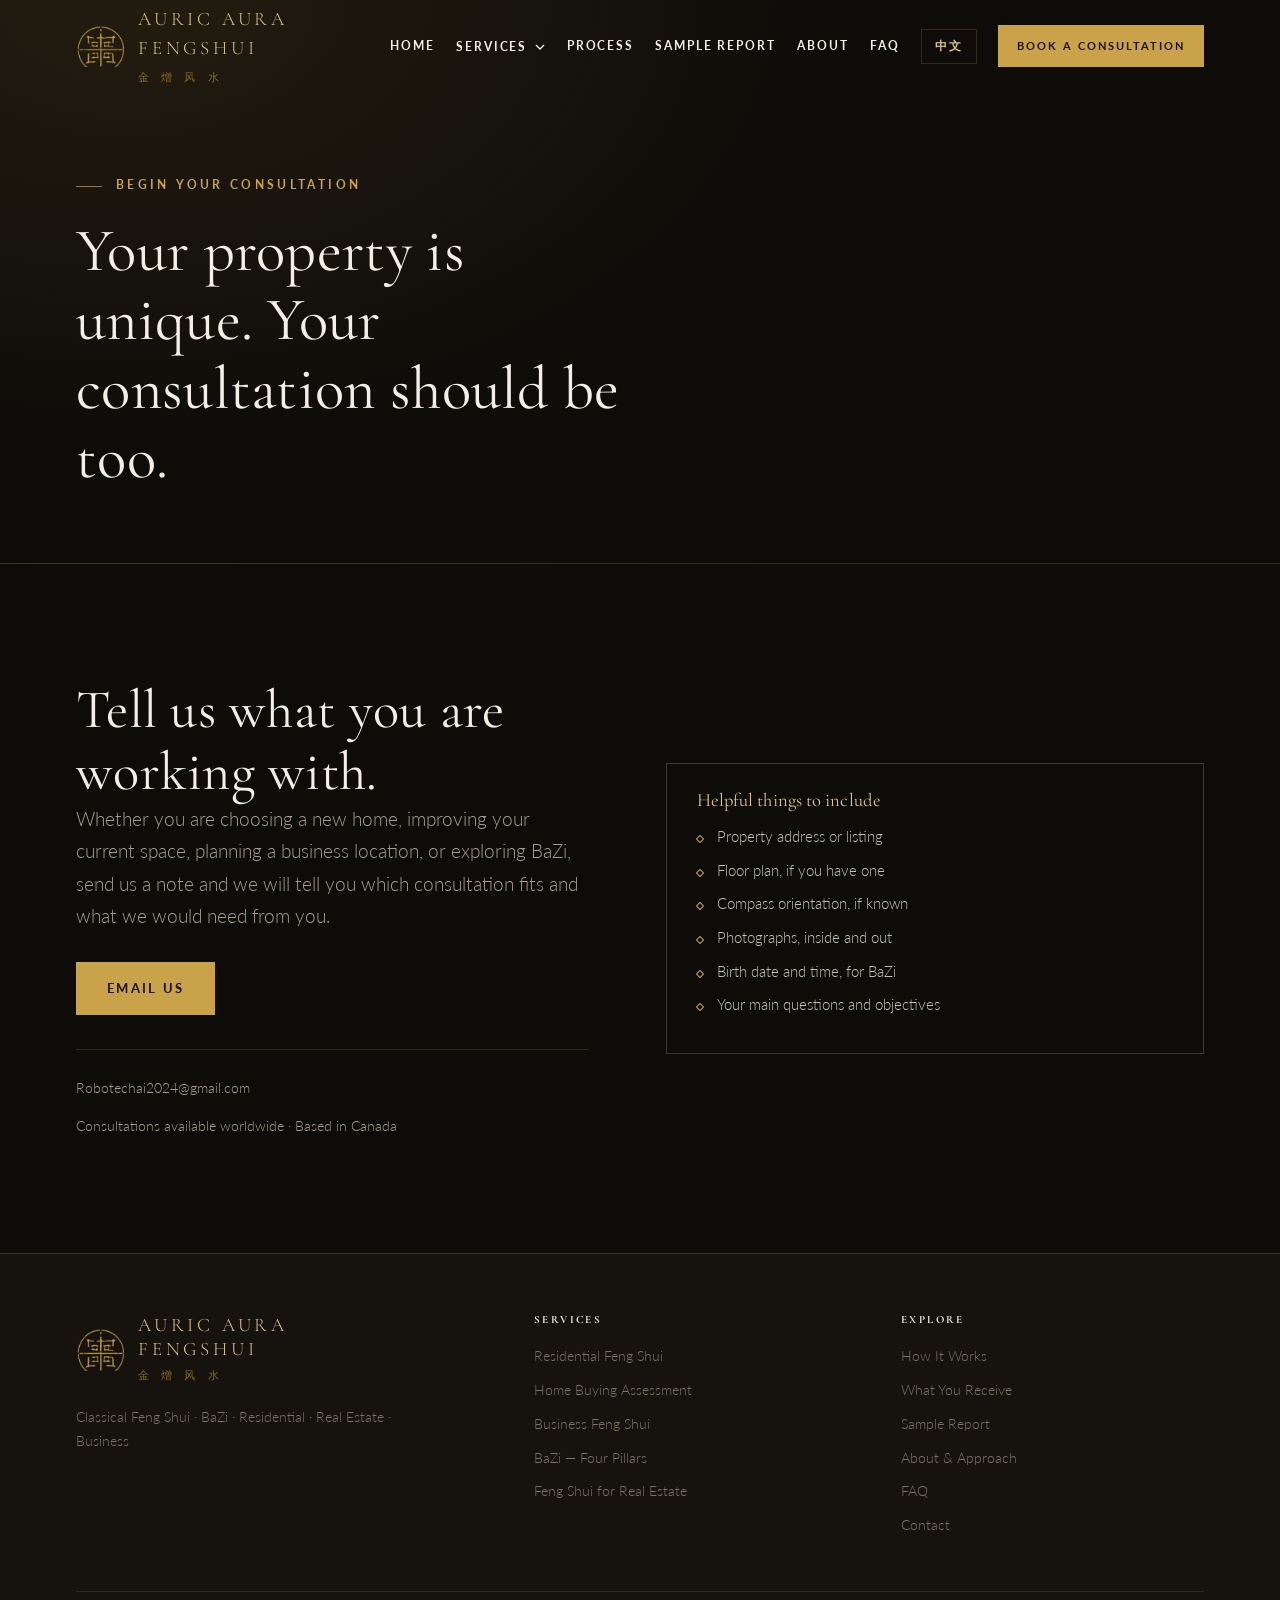
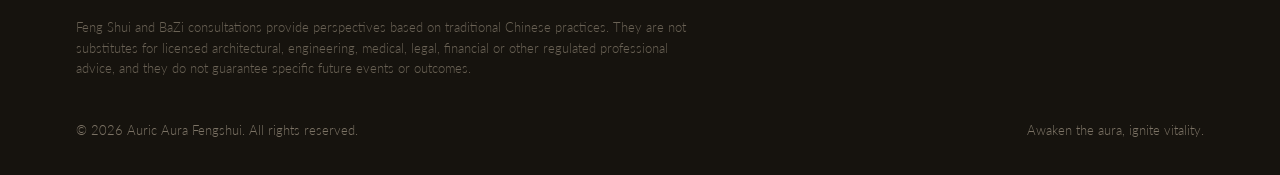
<file: auric-aura-upload/contact.html>
<!DOCTYPE html>
<html lang="en" data-page="contact">
<head>
<meta charset="utf-8">
<meta name="viewport" content="width=device-width, initial-scale=1">
<title>Contact — Auric Aura Fengshui</title>
<meta name="description" content="Book a Feng Shui or BaZi consultation with Auric Aura Fengshui.">
<meta name="theme-color" content="#0E0C09">
<link rel="icon" href="assets/img/seal.png" type="image/png">
<link rel="preconnect" href="https://fonts.googleapis.com">
<link rel="preconnect" href="https://fonts.gstatic.com" crossorigin>
<link rel="stylesheet" href="https://fonts.googleapis.com/css2?family=Cormorant+Garamond:ital,wght@0,300;0,400;0,500;1,400&family=Lato:wght@300;400;700&family=Noto+Sans+SC:wght@300;400;700&family=Noto+Serif+SC:wght@400;500&display=swap">
<link rel="stylesheet" href="assets/css/style.css?v=1edd63f2">
<script src="assets/js/i18n.js?v=f6fdb236"></script>
<script>
  // Mark that scripting is live, so reveal-on-scroll may hide content. If this
  // never runs, everything stays visible rather than stranded at opacity 0.
  document.documentElement.className += ' js';
  // Apply the stored language before first paint to avoid a flash of English.
  try {
    if (localStorage.getItem('aa-lang') === 'zh') document.documentElement.lang = 'zh-Hans';
  } catch (e) {}
</script>
</head>
<body>

<a class="skip-link" href="#main" data-i18n="skip">Skip to content</a>

<header class="site-header">
  <div class="shell site-header__inner">
    <a class="brand" href="index.html" data-i18n-aria="brand.aria" aria-label="Auric Aura Fengshui — home">
      <img class="brand__seal" src="assets/img/seal.png" alt="" width="82" height="73">
      <span>
        <span class="brand__name">Auric Aura<br>Fengshui</span>
        <span class="hanzi brand__hanzi" aria-hidden="true">金 熷 风 水</span>
      </span>
    </a>

    <nav class="nav" id="nav" aria-label="Primary">
      <a class="nav__link" href="index.html" data-i18n="nav.home">Home</a>
      <div class="nav__item" data-dropdown>
        <button class="nav__link nav__toggle" type="button" aria-expanded="false" aria-controls="services-menu">
          <span data-i18n="nav.services">Services</span>
          <svg class="nav__caret" width="10" height="6" viewBox="0 0 10 6" fill="none" aria-hidden="true">
            <path d="M1 1l4 4 4-4" stroke="currentColor" stroke-width="1.4"/>
          </svg>
        </button>
        <ul class="nav__menu" id="services-menu">
          <li><a href="services.html#residential" data-i18n="menu.res">Residential Feng Shui</a></li>
          <li><a href="services.html#home-buying" data-i18n="menu.buy">Home Buying Assessment</a></li>
          <li><a href="services.html#business" data-i18n="menu.biz">Business Feng Shui</a></li>
          <li><a href="services.html#bazi" data-i18n="menu.bazi">BaZi — Four Pillars</a></li>
          <li><a href="services.html#real-estate" data-i18n="menu.re">Feng Shui for Real Estate</a></li>
        </ul>
      </div>
      <a class="nav__link" href="process.html" data-i18n="nav.process">Process</a>
      <a class="nav__link" href="sample-report.html" data-i18n="nav.report">Sample Report</a>
      <a class="nav__link" href="about.html" data-i18n="nav.about">About</a>
      <a class="nav__link" href="faq.html" data-i18n="nav.faq">FAQ</a>
      <button class="lang-btn" id="lang-toggle" type="button" data-i18n="lang.toggle">中文</button>
      <a class="btn btn--gold btn--sm" href="contact.html" data-i18n="btn.book">Book a Consultation</a>
    </nav>

    <button class="burger" id="burger" type="button" data-i18n-aria="nav.open" aria-label="Open menu" aria-expanded="false" aria-controls="nav">
      <span></span><span></span><span></span>
    </button>
  </div>
</header>

<main id="main">
  <section class="page-head">
    <div class="shell">
      <p class="eyebrow" data-i18n="ph.contact.eyebrow">Begin Your Consultation</p>
      <h1 class="page-head__title" data-i18n="ph.contact.title">Your property is unique. Your consultation should be too.</h1>
    </div>
  </section>

  <section class="section">
    <div class="shell about__grid">
      <div class="reveal">
        <h2 class="section-title" data-i18n="ct.title">Tell us what you are working with.</h2>
        <p class="lede" data-i18n="ct.lede">Whether you are choosing a new home, improving your current space, planning a business location, or exploring BaZi, send us a note and we will tell you which consultation fits and what we would need from you.</p>
        <p style="margin:30px 0 34px">
          <a class="btn btn--gold" href="mailto:Robotechai2024@gmail.com?subject=Feng%20Shui%20Consultation%20Enquiry" data-i18n="ct.email">Email Us</a>
        </p>
        <div class="cta__contacts" style="justify-content:flex-start;margin:0;padding:26px 0 0">
          <a href="mailto:Robotechai2024@gmail.com">Robotechai2024@gmail.com</a>
          <span data-i18n="ct.where">Consultations available worldwide &middot; Based in Canada</span>
        </div>
      </div>

      <div class="reveal">
        <div class="about__pillars">
          <div class="pillar">
            <h3 class="pillar__name" data-i18n="ct.send">Helpful things to include</h3>
            <ul class="service__list" style="columns:1;margin:14px 0 0">
            <li data-i18n="ct.s1">Property address or listing</li>
            <li data-i18n="ct.s2">Floor plan, if you have one</li>
            <li data-i18n="ct.s3">Compass orientation, if known</li>
            <li data-i18n="ct.s4">Photographs, inside and out</li>
            <li data-i18n="ct.s5">Birth date and time, for BaZi</li>
            <li data-i18n="ct.s6">Your main questions and objectives</li>
            </ul>
          </div>
        </div>
      </div>
    </div>
  </section>

</main>

<footer class="site-footer">
  <div class="shell">
    <div class="site-footer__top">
      <div class="site-footer__brand">
        <a class="brand" href="index.html">
          <img class="brand__seal" src="assets/img/seal.png" alt="" width="82" height="73">
          <span>
            <span class="brand__name">Auric Aura<br>Fengshui</span>
            <span class="hanzi brand__hanzi" aria-hidden="true">金 熷 风 水</span>
          </span>
        </a>
        <p class="site-footer__blurb" data-i18n="foot.blurb">Classical Feng Shui &middot; BaZi &middot; Residential &middot; Real Estate &middot; Business</p>
      </div>

      <div>
        <h2 class="footer__heading" data-i18n="foot.services">Services</h2>
        <ul class="footer__list">
          <li><a href="services.html#residential" data-i18n="menu.res">Residential Feng Shui</a></li>
          <li><a href="services.html#home-buying" data-i18n="menu.buy">Home Buying Assessment</a></li>
          <li><a href="services.html#business" data-i18n="menu.biz">Business Feng Shui</a></li>
          <li><a href="services.html#bazi" data-i18n="menu.bazi">BaZi — Four Pillars</a></li>
          <li><a href="services.html#real-estate" data-i18n="menu.re">Feng Shui for Real Estate</a></li>
        </ul>
      </div>

      <div>
        <h2 class="footer__heading" data-i18n="foot.explore">Explore</h2>
        <ul class="footer__list">
          <li><a href="process.html" data-i18n="foot.process">How It Works</a></li>
          <li><a href="process.html#receive" data-i18n="foot.receive">What You Receive</a></li>
          <li><a href="sample-report.html" data-i18n="foot.report">Sample Report</a></li>
          <li><a href="about.html" data-i18n="foot.about">About & Approach</a></li>
          <li><a href="faq.html" data-i18n="foot.faq">FAQ</a></li>
          <li><a href="contact.html" data-i18n="foot.contact">Contact</a></li>
        </ul>
      </div>
    </div>

    <p class="disclaimer" data-i18n="foot.disclaimer">
      Feng Shui and BaZi consultations provide perspectives based on traditional Chinese practices.
      They are not substitutes for licensed architectural, engineering, medical, legal, financial or
      other regulated professional advice, and they do not guarantee specific future events or
      outcomes.
    </p>

    <div class="site-footer__bottom">
      <span>&copy; <span id="year">2026</span> Auric Aura Fengshui. <span data-i18n="foot.rights">All rights reserved.</span></span>
      <span data-i18n="foot.motto">Awaken the aura, ignite vitality.</span>
    </div>
  </div>
</footer>

<script src="assets/js/main.js?v=3825f6ab" defer></script>
</body>
</html>
</file>
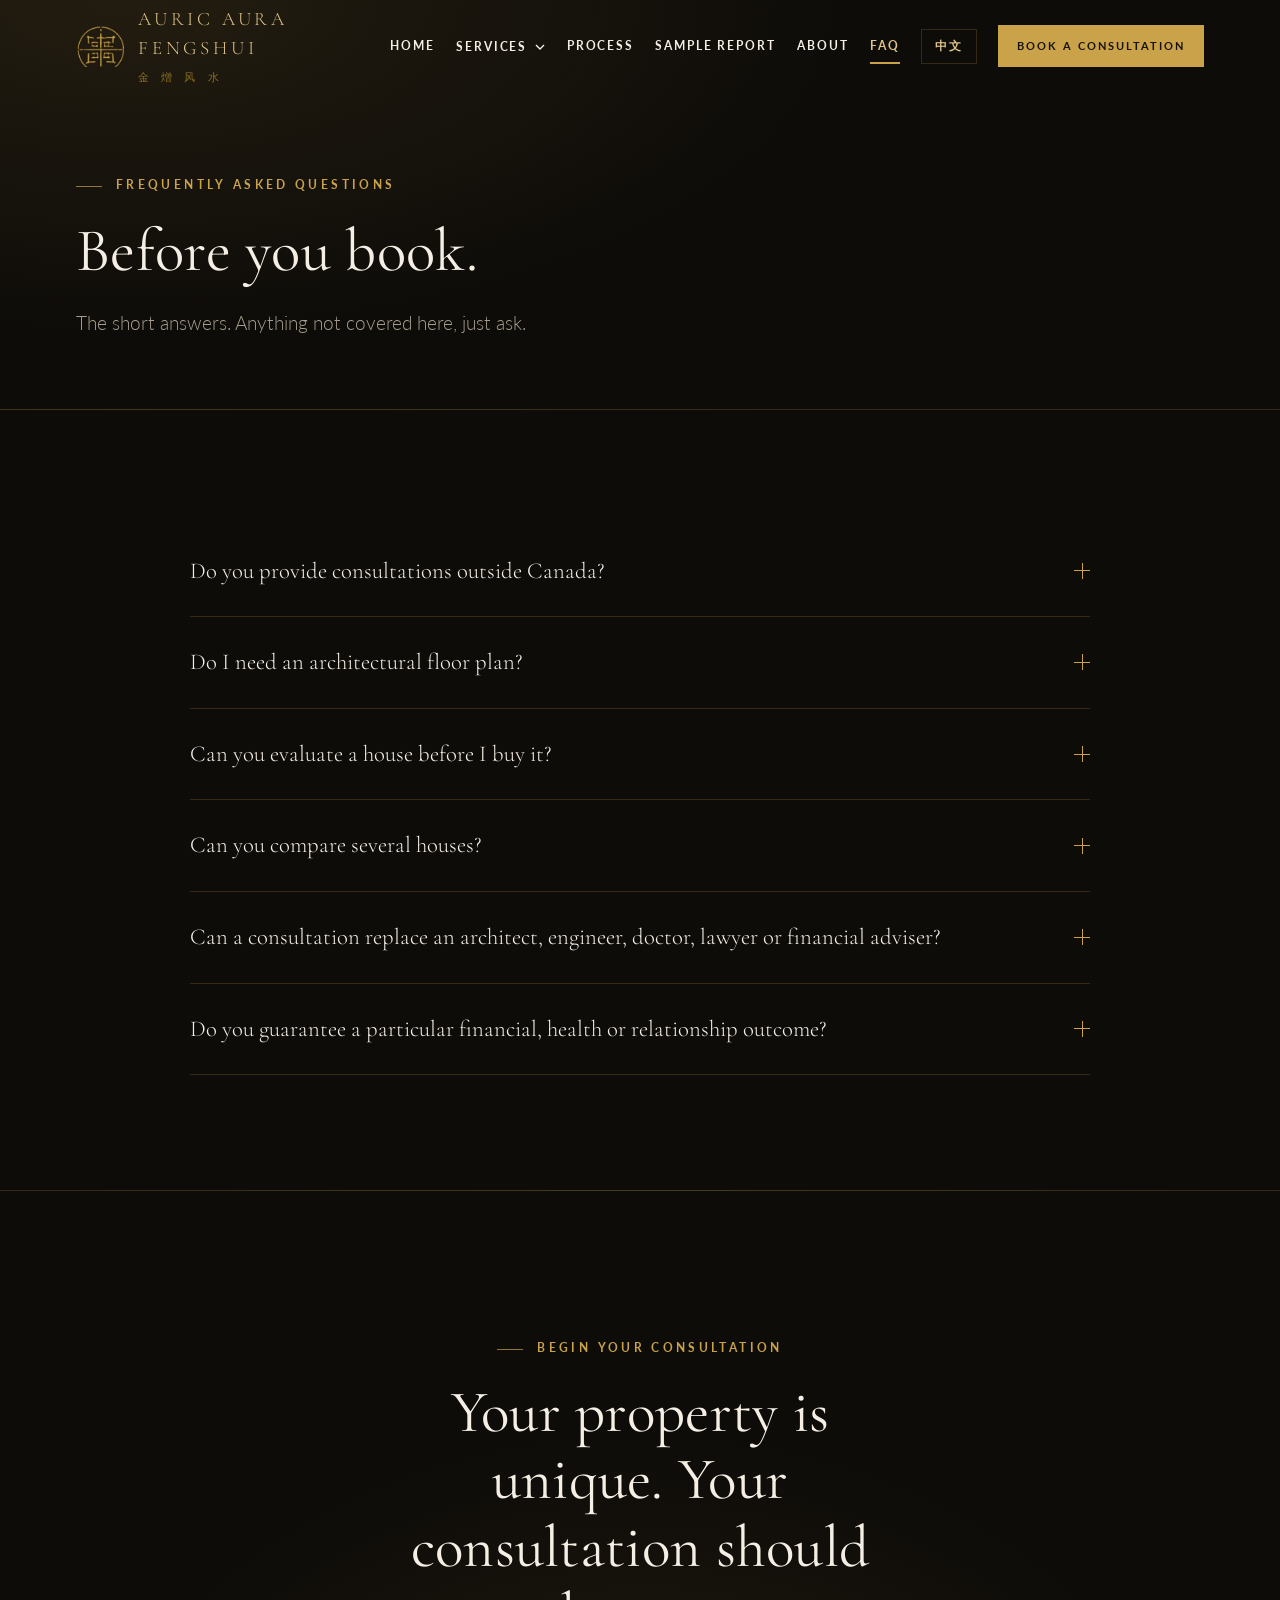
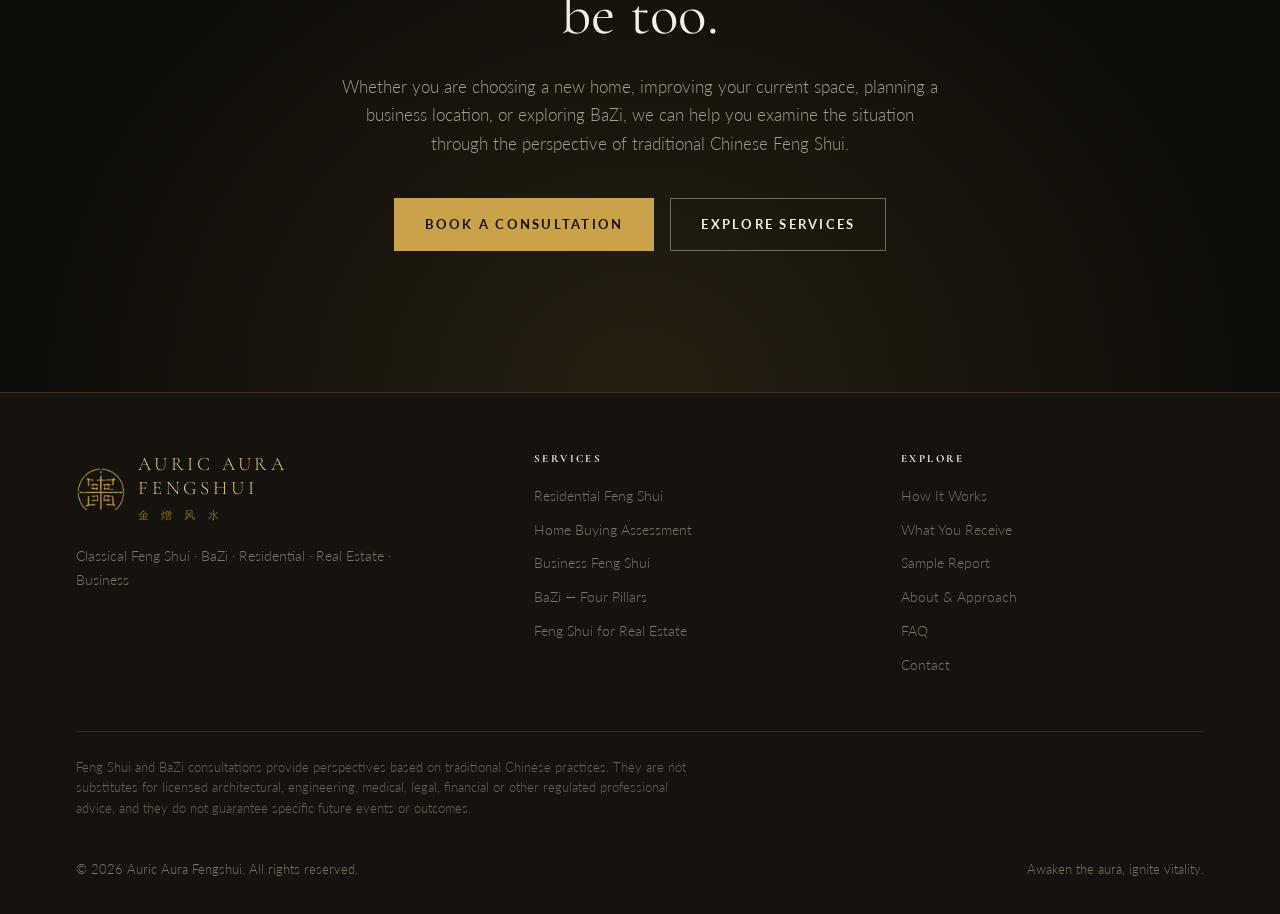
<file: auric-aura-upload/faq.html>
<!DOCTYPE html>
<html lang="en" data-page="faq">
<head>
<meta charset="utf-8">
<meta name="viewport" content="width=device-width, initial-scale=1">
<title>FAQ — Auric Aura Fengshui</title>
<meta name="description" content="Common questions about remote consultations, floor plans, property comparison and scope.">
<meta name="theme-color" content="#0E0C09">
<link rel="icon" href="assets/img/seal.png" type="image/png">
<link rel="preconnect" href="https://fonts.googleapis.com">
<link rel="preconnect" href="https://fonts.gstatic.com" crossorigin>
<link rel="stylesheet" href="https://fonts.googleapis.com/css2?family=Cormorant+Garamond:ital,wght@0,300;0,400;0,500;1,400&family=Lato:wght@300;400;700&family=Noto+Sans+SC:wght@300;400;700&family=Noto+Serif+SC:wght@400;500&display=swap">
<link rel="stylesheet" href="assets/css/style.css?v=1edd63f2">
<script src="assets/js/i18n.js?v=f6fdb236"></script>
<script>
  // Mark that scripting is live, so reveal-on-scroll may hide content. If this
  // never runs, everything stays visible rather than stranded at opacity 0.
  document.documentElement.className += ' js';
  // Apply the stored language before first paint to avoid a flash of English.
  try {
    if (localStorage.getItem('aa-lang') === 'zh') document.documentElement.lang = 'zh-Hans';
  } catch (e) {}
</script>
</head>
<body>

<a class="skip-link" href="#main" data-i18n="skip">Skip to content</a>

<header class="site-header">
  <div class="shell site-header__inner">
    <a class="brand" href="index.html" data-i18n-aria="brand.aria" aria-label="Auric Aura Fengshui — home">
      <img class="brand__seal" src="assets/img/seal.png" alt="" width="82" height="73">
      <span>
        <span class="brand__name">Auric Aura<br>Fengshui</span>
        <span class="hanzi brand__hanzi" aria-hidden="true">金 熷 风 水</span>
      </span>
    </a>

    <nav class="nav" id="nav" aria-label="Primary">
      <a class="nav__link" href="index.html" data-i18n="nav.home">Home</a>
      <div class="nav__item" data-dropdown>
        <button class="nav__link nav__toggle" type="button" aria-expanded="false" aria-controls="services-menu">
          <span data-i18n="nav.services">Services</span>
          <svg class="nav__caret" width="10" height="6" viewBox="0 0 10 6" fill="none" aria-hidden="true">
            <path d="M1 1l4 4 4-4" stroke="currentColor" stroke-width="1.4"/>
          </svg>
        </button>
        <ul class="nav__menu" id="services-menu">
          <li><a href="services.html#residential" data-i18n="menu.res">Residential Feng Shui</a></li>
          <li><a href="services.html#home-buying" data-i18n="menu.buy">Home Buying Assessment</a></li>
          <li><a href="services.html#business" data-i18n="menu.biz">Business Feng Shui</a></li>
          <li><a href="services.html#bazi" data-i18n="menu.bazi">BaZi — Four Pillars</a></li>
          <li><a href="services.html#real-estate" data-i18n="menu.re">Feng Shui for Real Estate</a></li>
        </ul>
      </div>
      <a class="nav__link" href="process.html" data-i18n="nav.process">Process</a>
      <a class="nav__link" href="sample-report.html" data-i18n="nav.report">Sample Report</a>
      <a class="nav__link" href="about.html" data-i18n="nav.about">About</a>
      <a class="nav__link is-active" href="faq.html" data-i18n="nav.faq">FAQ</a>
      <button class="lang-btn" id="lang-toggle" type="button" data-i18n="lang.toggle">中文</button>
      <a class="btn btn--gold btn--sm" href="contact.html" data-i18n="btn.book">Book a Consultation</a>
    </nav>

    <button class="burger" id="burger" type="button" data-i18n-aria="nav.open" aria-label="Open menu" aria-expanded="false" aria-controls="nav">
      <span></span><span></span><span></span>
    </button>
  </div>
</header>

<main id="main">
  <section class="page-head">
    <div class="shell">
      <p class="eyebrow" data-i18n="ph.faq.eyebrow">Frequently Asked Questions</p>
      <h1 class="page-head__title" data-i18n="ph.faq.title">Before you book.</h1>
      <p class="lede" data-i18n="ph.faq.lede">The short answers. Anything not covered here, just ask.</p>
    </div>
  </section>

  <section class="section">
    <div class="shell">
      <div class="faq reveal">
        <details class="faq__item">
          <summary class="faq__q">
            <span data-i18n="fq.1">Do you provide consultations outside Canada?</span>
            <span class="faq__sign" aria-hidden="true"></span>
          </summary>
          <div class="faq__a" data-i18n="fq.1.a">Yes. Many consultations can be completed remotely using floor plans, photographs, compass information and video meetings.</div>
        </details>
        <details class="faq__item">
          <summary class="faq__q">
            <span data-i18n="fq.2">Do I need an architectural floor plan?</span>
            <span class="faq__sign" aria-hidden="true"></span>
          </summary>
          <div class="faq__a" data-i18n="fq.2.a">Not necessarily. A clear real-estate floor plan or accurately drawn layout may be sufficient for many consultations.</div>
        </details>
        <details class="faq__item">
          <summary class="faq__q">
            <span data-i18n="fq.3">Can you evaluate a house before I buy it?</span>
            <span class="faq__sign" aria-hidden="true"></span>
          </summary>
          <div class="faq__a" data-i18n="fq.3.a">Yes. Pre-purchase Feng Shui assessment is one of our core services.</div>
        </details>
        <details class="faq__item">
          <summary class="faq__q">
            <span data-i18n="fq.4">Can you compare several houses?</span>
            <span class="faq__sign" aria-hidden="true"></span>
          </summary>
          <div class="faq__a" data-i18n="fq.4.a">Yes. Multiple-property comparison can be arranged depending on the number and complexity of the properties.</div>
        </details>
        <details class="faq__item">
          <summary class="faq__q">
            <span data-i18n="fq.5">Can a consultation replace an architect, engineer, doctor, lawyer or financial adviser?</span>
            <span class="faq__sign" aria-hidden="true"></span>
          </summary>
          <div class="faq__a" data-i18n="fq.5.a">No. Feng Shui and BaZi consultations provide perspectives based on traditional Chinese practices and are not substitutes for licensed architectural, engineering, medical, legal, financial or other regulated professional advice.</div>
        </details>
        <details class="faq__item">
          <summary class="faq__q">
            <span data-i18n="fq.6">Do you guarantee a particular financial, health or relationship outcome?</span>
            <span class="faq__sign" aria-hidden="true"></span>
          </summary>
          <div class="faq__a" data-i18n="fq.6.a">No. Feng Shui and BaZi consultations do not guarantee specific future events or outcomes. Recommendations should be considered alongside your own judgment and appropriate professional advice.</div>
        </details>
      </div>
    </div>
  </section>

  <section class="cta">
    <div class="shell">
      <p class="eyebrow" data-i18n="cta.eyebrow" style="display:inline-block">Begin Your Consultation</p>
      <h2 class="cta__title" data-i18n="cta.title">Your property is unique. Your consultation should be too.</h2>
      <p class="cta__text" data-i18n="cta.text">Whether you are choosing a new home, improving your current space, planning a business location, or exploring BaZi, we can help you examine the situation through the perspective of traditional Chinese Feng Shui.</p>
      <div class="cta__actions">
        <a class="btn btn--gold" href="contact.html" data-i18n="btn.book">Book a Consultation</a>
        <a class="btn btn--ghost" href="services.html" data-i18n="btn.services">Explore Services</a>
      </div>
    </div>
  </section>
</main>

<footer class="site-footer">
  <div class="shell">
    <div class="site-footer__top">
      <div class="site-footer__brand">
        <a class="brand" href="index.html">
          <img class="brand__seal" src="assets/img/seal.png" alt="" width="82" height="73">
          <span>
            <span class="brand__name">Auric Aura<br>Fengshui</span>
            <span class="hanzi brand__hanzi" aria-hidden="true">金 熷 风 水</span>
          </span>
        </a>
        <p class="site-footer__blurb" data-i18n="foot.blurb">Classical Feng Shui &middot; BaZi &middot; Residential &middot; Real Estate &middot; Business</p>
      </div>

      <div>
        <h2 class="footer__heading" data-i18n="foot.services">Services</h2>
        <ul class="footer__list">
          <li><a href="services.html#residential" data-i18n="menu.res">Residential Feng Shui</a></li>
          <li><a href="services.html#home-buying" data-i18n="menu.buy">Home Buying Assessment</a></li>
          <li><a href="services.html#business" data-i18n="menu.biz">Business Feng Shui</a></li>
          <li><a href="services.html#bazi" data-i18n="menu.bazi">BaZi — Four Pillars</a></li>
          <li><a href="services.html#real-estate" data-i18n="menu.re">Feng Shui for Real Estate</a></li>
        </ul>
      </div>

      <div>
        <h2 class="footer__heading" data-i18n="foot.explore">Explore</h2>
        <ul class="footer__list">
          <li><a href="process.html" data-i18n="foot.process">How It Works</a></li>
          <li><a href="process.html#receive" data-i18n="foot.receive">What You Receive</a></li>
          <li><a href="sample-report.html" data-i18n="foot.report">Sample Report</a></li>
          <li><a href="about.html" data-i18n="foot.about">About & Approach</a></li>
          <li><a href="faq.html" data-i18n="foot.faq">FAQ</a></li>
          <li><a href="contact.html" data-i18n="foot.contact">Contact</a></li>
        </ul>
      </div>
    </div>

    <p class="disclaimer" data-i18n="foot.disclaimer">
      Feng Shui and BaZi consultations provide perspectives based on traditional Chinese practices.
      They are not substitutes for licensed architectural, engineering, medical, legal, financial or
      other regulated professional advice, and they do not guarantee specific future events or
      outcomes.
    </p>

    <div class="site-footer__bottom">
      <span>&copy; <span id="year">2026</span> Auric Aura Fengshui. <span data-i18n="foot.rights">All rights reserved.</span></span>
      <span data-i18n="foot.motto">Awaken the aura, ignite vitality.</span>
    </div>
  </div>
</footer>

<script src="assets/js/main.js?v=3825f6ab" defer></script>
</body>
</html>
</file>
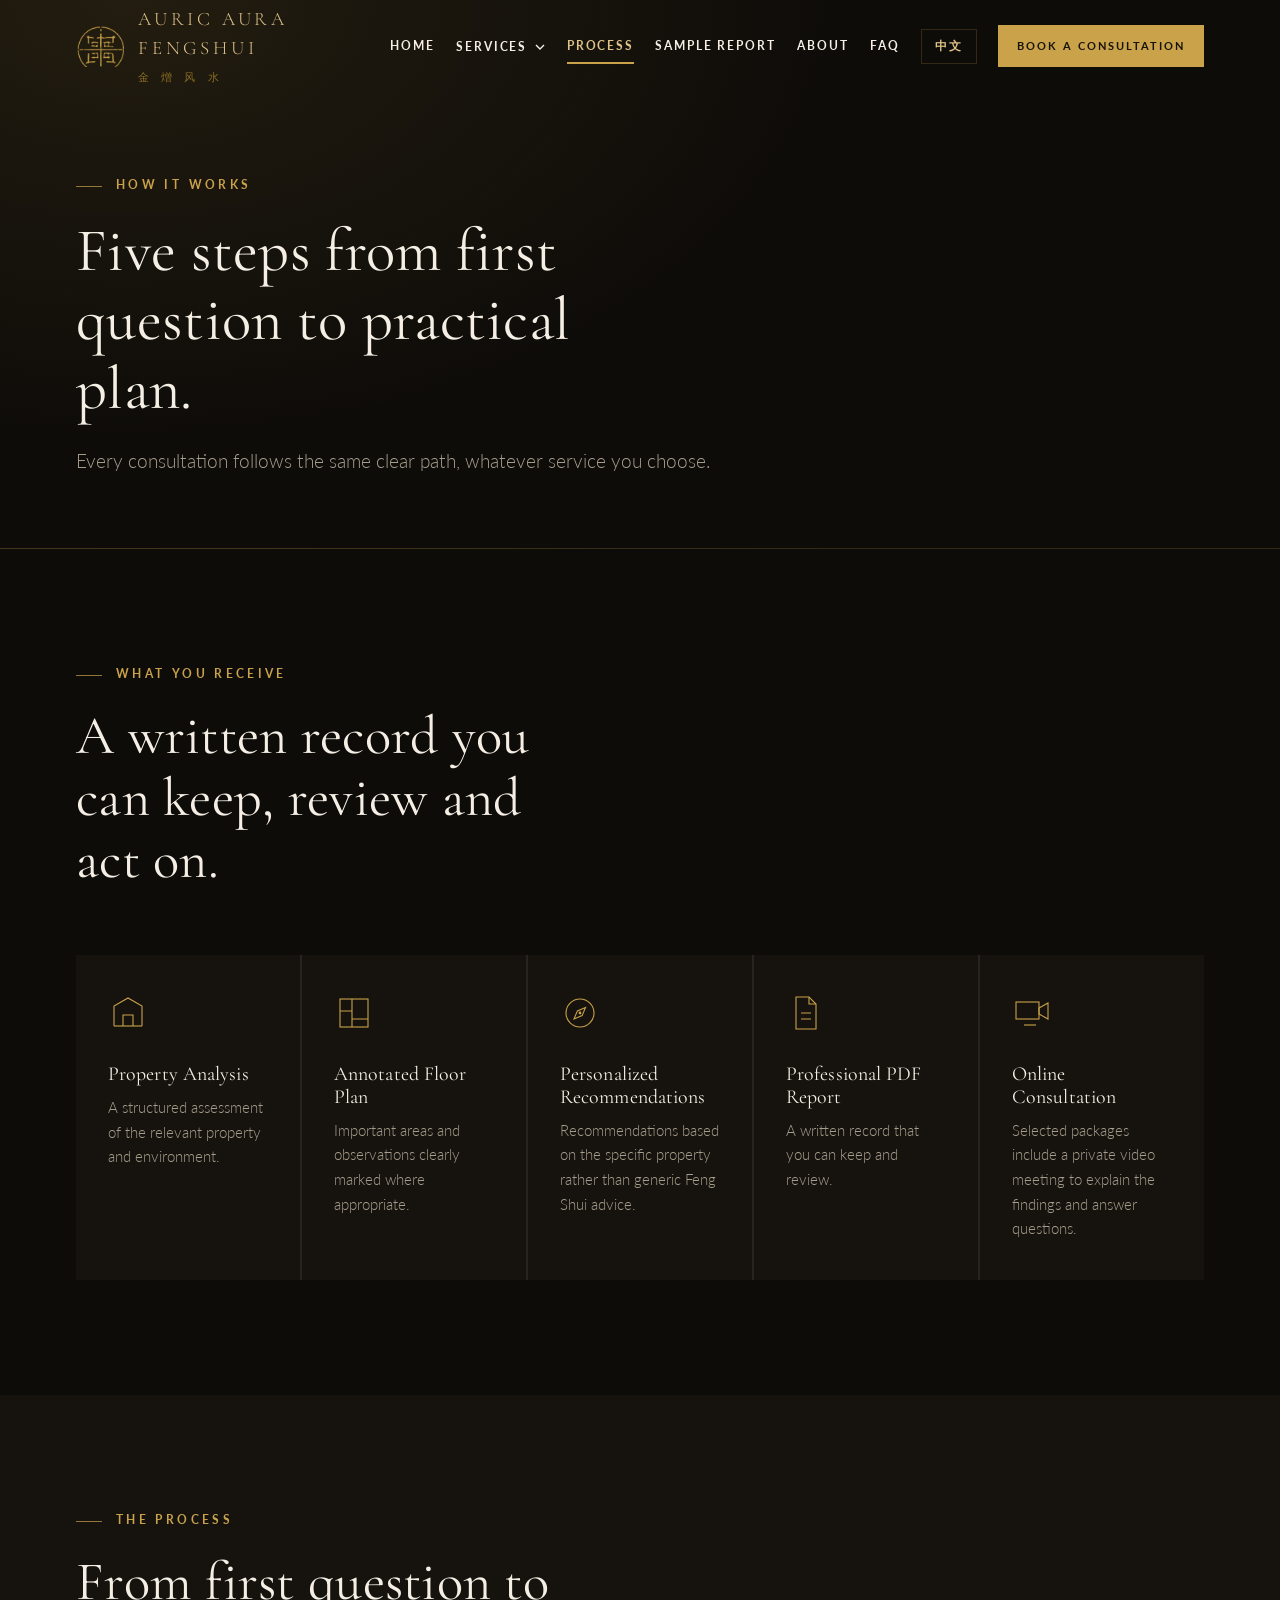
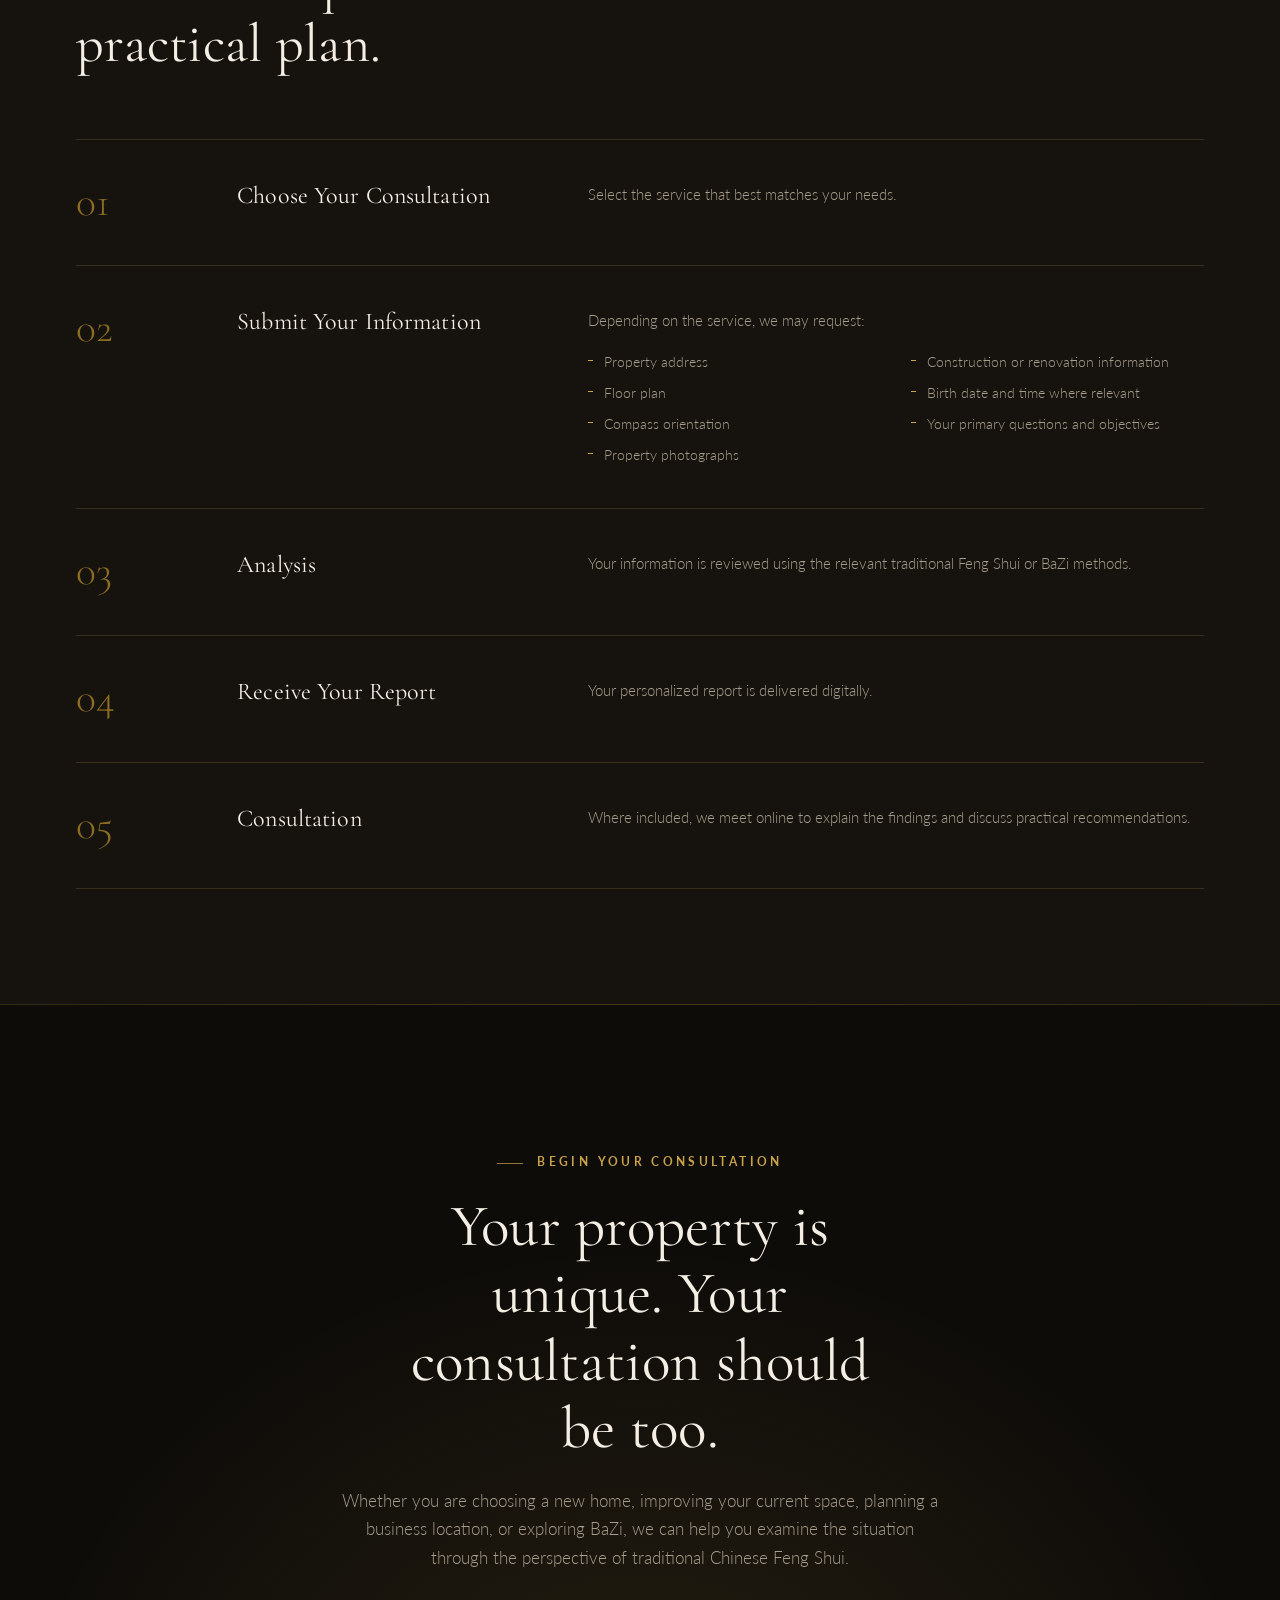
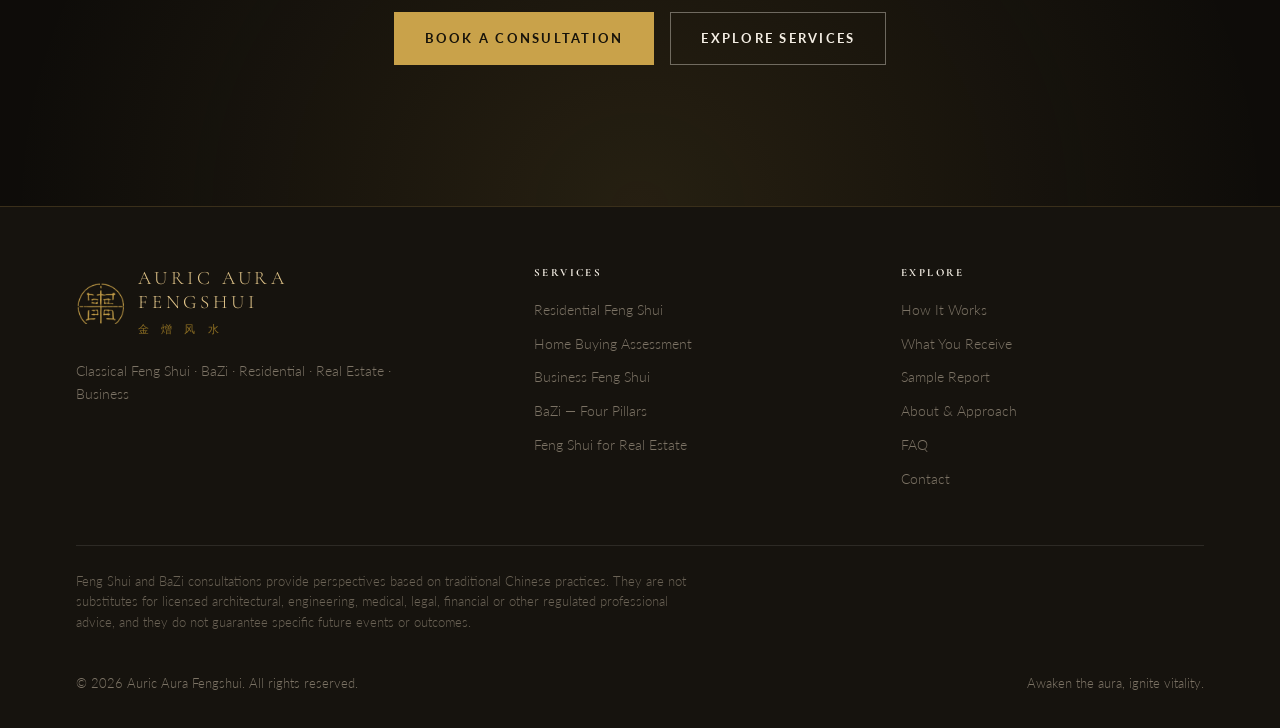
<file: auric-aura-upload/process.html>
<!DOCTYPE html>
<html lang="en" data-page="process">
<head>
<meta charset="utf-8">
<meta name="viewport" content="width=device-width, initial-scale=1">
<title>How It Works — Auric Aura Fengshui</title>
<meta name="description" content="What a consultation includes and the five steps from enquiry to report.">
<meta name="theme-color" content="#0E0C09">
<link rel="icon" href="assets/img/seal.png" type="image/png">
<link rel="preconnect" href="https://fonts.googleapis.com">
<link rel="preconnect" href="https://fonts.gstatic.com" crossorigin>
<link rel="stylesheet" href="https://fonts.googleapis.com/css2?family=Cormorant+Garamond:ital,wght@0,300;0,400;0,500;1,400&family=Lato:wght@300;400;700&family=Noto+Sans+SC:wght@300;400;700&family=Noto+Serif+SC:wght@400;500&display=swap">
<link rel="stylesheet" href="assets/css/style.css?v=1edd63f2">
<script src="assets/js/i18n.js?v=f6fdb236"></script>
<script>
  // Mark that scripting is live, so reveal-on-scroll may hide content. If this
  // never runs, everything stays visible rather than stranded at opacity 0.
  document.documentElement.className += ' js';
  // Apply the stored language before first paint to avoid a flash of English.
  try {
    if (localStorage.getItem('aa-lang') === 'zh') document.documentElement.lang = 'zh-Hans';
  } catch (e) {}
</script>
</head>
<body>

<a class="skip-link" href="#main" data-i18n="skip">Skip to content</a>

<header class="site-header">
  <div class="shell site-header__inner">
    <a class="brand" href="index.html" data-i18n-aria="brand.aria" aria-label="Auric Aura Fengshui — home">
      <img class="brand__seal" src="assets/img/seal.png" alt="" width="82" height="73">
      <span>
        <span class="brand__name">Auric Aura<br>Fengshui</span>
        <span class="hanzi brand__hanzi" aria-hidden="true">金 熷 风 水</span>
      </span>
    </a>

    <nav class="nav" id="nav" aria-label="Primary">
      <a class="nav__link" href="index.html" data-i18n="nav.home">Home</a>
      <div class="nav__item" data-dropdown>
        <button class="nav__link nav__toggle" type="button" aria-expanded="false" aria-controls="services-menu">
          <span data-i18n="nav.services">Services</span>
          <svg class="nav__caret" width="10" height="6" viewBox="0 0 10 6" fill="none" aria-hidden="true">
            <path d="M1 1l4 4 4-4" stroke="currentColor" stroke-width="1.4"/>
          </svg>
        </button>
        <ul class="nav__menu" id="services-menu">
          <li><a href="services.html#residential" data-i18n="menu.res">Residential Feng Shui</a></li>
          <li><a href="services.html#home-buying" data-i18n="menu.buy">Home Buying Assessment</a></li>
          <li><a href="services.html#business" data-i18n="menu.biz">Business Feng Shui</a></li>
          <li><a href="services.html#bazi" data-i18n="menu.bazi">BaZi — Four Pillars</a></li>
          <li><a href="services.html#real-estate" data-i18n="menu.re">Feng Shui for Real Estate</a></li>
        </ul>
      </div>
      <a class="nav__link is-active" href="process.html" data-i18n="nav.process">Process</a>
      <a class="nav__link" href="sample-report.html" data-i18n="nav.report">Sample Report</a>
      <a class="nav__link" href="about.html" data-i18n="nav.about">About</a>
      <a class="nav__link" href="faq.html" data-i18n="nav.faq">FAQ</a>
      <button class="lang-btn" id="lang-toggle" type="button" data-i18n="lang.toggle">中文</button>
      <a class="btn btn--gold btn--sm" href="contact.html" data-i18n="btn.book">Book a Consultation</a>
    </nav>

    <button class="burger" id="burger" type="button" data-i18n-aria="nav.open" aria-label="Open menu" aria-expanded="false" aria-controls="nav">
      <span></span><span></span><span></span>
    </button>
  </div>
</header>

<main id="main">
  <section class="page-head">
    <div class="shell">
      <p class="eyebrow" data-i18n="ph.process.eyebrow">How It Works</p>
      <h1 class="page-head__title" data-i18n="ph.process.title">Five steps from first question to practical plan.</h1>
      <p class="lede" data-i18n="ph.process.lede">Every consultation follows the same clear path, whatever service you choose.</p>
    </div>
  </section>

  <section class="section" id="receive">
    <div class="shell">
      <div class="section__head reveal">
        <p class="eyebrow" data-i18n="rc.eyebrow">What You Receive</p>
        <h2 class="section-title" data-i18n="rc.title">A written record you can keep, review and act on.</h2>
      </div>

      <div class="deliverables reveal">
        <article class="deliverable">
          <svg class="deliverable__icon" viewBox="0 0 40 40" fill="none" stroke="currentColor" stroke-width="1.1" aria-hidden="true"><path d="M6 33V13l14-8 14 8v20"/><path d="M6 33h28"/><path d="M15 33V22h10v11"/></svg>
          <h3 class="deliverable__name" data-i18n="dl.analysis">Property Analysis</h3>
          <p class="deliverable__text" data-i18n="dl.analysis.t">A structured assessment of the relevant property and environment.</p>
        </article>
        <article class="deliverable">
          <svg class="deliverable__icon" viewBox="0 0 40 40" fill="none" stroke="currentColor" stroke-width="1.1" aria-hidden="true"><rect x="6" y="6" width="28" height="28"/><path d="M6 18h12V6M18 18v16M18 26h16"/></svg>
          <h3 class="deliverable__name" data-i18n="dl.plan">Annotated Floor Plan</h3>
          <p class="deliverable__text" data-i18n="dl.plan.t">Important areas and observations clearly marked where appropriate.</p>
        </article>
        <article class="deliverable">
          <svg class="deliverable__icon" viewBox="0 0 40 40" fill="none" stroke="currentColor" stroke-width="1.1" aria-hidden="true"><circle cx="20" cy="20" r="14"/><path d="M25.5 14.5l-3.4 8.1-8.1 3.4 3.4-8.1z"/><circle cx="20" cy="20" r="1.4" fill="currentColor" stroke="none"/></svg>
          <h3 class="deliverable__name" data-i18n="dl.recs">Personalized Recommendations</h3>
          <p class="deliverable__text" data-i18n="dl.recs.t">Recommendations based on the specific property rather than generic Feng Shui advice.</p>
        </article>
        <article class="deliverable">
          <svg class="deliverable__icon" viewBox="0 0 40 40" fill="none" stroke="currentColor" stroke-width="1.1" aria-hidden="true"><path d="M10 4h13l7 7v25H10z"/><path d="M23 4v7h7"/><path d="M15 20h10M15 26h10"/></svg>
          <h3 class="deliverable__name" data-i18n="dl.pdf">Professional PDF Report</h3>
          <p class="deliverable__text" data-i18n="dl.pdf.t">A written record that you can keep and review.</p>
        </article>
        <article class="deliverable">
          <svg class="deliverable__icon" viewBox="0 0 40 40" fill="none" stroke="currentColor" stroke-width="1.1" aria-hidden="true"><rect x="4" y="9" width="23" height="17"/><path d="M27 15l9-5v16l-9-5z"/><path d="M12 32h12"/></svg>
          <h3 class="deliverable__name" data-i18n="dl.online">Online Consultation</h3>
          <p class="deliverable__text" data-i18n="dl.online.t">Selected packages include a private video meeting to explain the findings and answer questions.</p>
        </article>
      </div>
    </div>
  </section>

  <section class="section section--alt">
    <div class="shell">
      <div class="section__head reveal">
        <p class="eyebrow" data-i18n="hw.eyebrow">The Process</p>
        <h2 class="section-title" data-i18n="hw.title">From first question to practical plan.</h2>
      </div>

      <div class="steps reveal">
        <div class="step">
          <span class="step__num" aria-hidden="true"></span>
          <h2 class="step__title" data-i18n="st.1.title">Choose Your Consultation</h2>
          <div class="step__body">
            <p data-i18n="st.1.body">Select the service that best matches your needs.</p>
          </div>
        </div>
        <div class="step">
          <span class="step__num" aria-hidden="true"></span>
          <h2 class="step__title" data-i18n="st.2.title">Submit Your Information</h2>
          <div class="step__body">
            <p data-i18n="st.2.body">Depending on the service, we may request:</p>
            <ul class="step__list">
              <li data-i18n="st.2.l1">Property address</li>
              <li data-i18n="st.2.l2">Floor plan</li>
              <li data-i18n="st.2.l3">Compass orientation</li>
              <li data-i18n="st.2.l4">Property photographs</li>
              <li data-i18n="st.2.l5">Construction or renovation information</li>
              <li data-i18n="st.2.l6">Birth date and time where relevant</li>
              <li data-i18n="st.2.l7">Your primary questions and objectives</li>
            </ul>
          </div>
        </div>
        <div class="step">
          <span class="step__num" aria-hidden="true"></span>
          <h2 class="step__title" data-i18n="st.3.title">Analysis</h2>
          <div class="step__body">
            <p data-i18n="st.3.body">Your information is reviewed using the relevant traditional Feng Shui or BaZi methods.</p>
          </div>
        </div>
        <div class="step">
          <span class="step__num" aria-hidden="true"></span>
          <h2 class="step__title" data-i18n="st.4.title">Receive Your Report</h2>
          <div class="step__body">
            <p data-i18n="st.4.body">Your personalized report is delivered digitally.</p>
          </div>
        </div>
        <div class="step">
          <span class="step__num" aria-hidden="true"></span>
          <h2 class="step__title" data-i18n="st.5.title">Consultation</h2>
          <div class="step__body">
            <p data-i18n="st.5.body">Where included, we meet online to explain the findings and discuss practical recommendations.</p>
          </div>
        </div>
      </div>
    </div>
  </section>

  <section class="cta">
    <div class="shell">
      <p class="eyebrow" data-i18n="cta.eyebrow" style="display:inline-block">Begin Your Consultation</p>
      <h2 class="cta__title" data-i18n="cta.title">Your property is unique. Your consultation should be too.</h2>
      <p class="cta__text" data-i18n="cta.text">Whether you are choosing a new home, improving your current space, planning a business location, or exploring BaZi, we can help you examine the situation through the perspective of traditional Chinese Feng Shui.</p>
      <div class="cta__actions">
        <a class="btn btn--gold" href="contact.html" data-i18n="btn.book">Book a Consultation</a>
        <a class="btn btn--ghost" href="services.html" data-i18n="btn.services">Explore Services</a>
      </div>
    </div>
  </section>
</main>

<footer class="site-footer">
  <div class="shell">
    <div class="site-footer__top">
      <div class="site-footer__brand">
        <a class="brand" href="index.html">
          <img class="brand__seal" src="assets/img/seal.png" alt="" width="82" height="73">
          <span>
            <span class="brand__name">Auric Aura<br>Fengshui</span>
            <span class="hanzi brand__hanzi" aria-hidden="true">金 熷 风 水</span>
          </span>
        </a>
        <p class="site-footer__blurb" data-i18n="foot.blurb">Classical Feng Shui &middot; BaZi &middot; Residential &middot; Real Estate &middot; Business</p>
      </div>

      <div>
        <h2 class="footer__heading" data-i18n="foot.services">Services</h2>
        <ul class="footer__list">
          <li><a href="services.html#residential" data-i18n="menu.res">Residential Feng Shui</a></li>
          <li><a href="services.html#home-buying" data-i18n="menu.buy">Home Buying Assessment</a></li>
          <li><a href="services.html#business" data-i18n="menu.biz">Business Feng Shui</a></li>
          <li><a href="services.html#bazi" data-i18n="menu.bazi">BaZi — Four Pillars</a></li>
          <li><a href="services.html#real-estate" data-i18n="menu.re">Feng Shui for Real Estate</a></li>
        </ul>
      </div>

      <div>
        <h2 class="footer__heading" data-i18n="foot.explore">Explore</h2>
        <ul class="footer__list">
          <li><a href="process.html" data-i18n="foot.process">How It Works</a></li>
          <li><a href="process.html#receive" data-i18n="foot.receive">What You Receive</a></li>
          <li><a href="sample-report.html" data-i18n="foot.report">Sample Report</a></li>
          <li><a href="about.html" data-i18n="foot.about">About & Approach</a></li>
          <li><a href="faq.html" data-i18n="foot.faq">FAQ</a></li>
          <li><a href="contact.html" data-i18n="foot.contact">Contact</a></li>
        </ul>
      </div>
    </div>

    <p class="disclaimer" data-i18n="foot.disclaimer">
      Feng Shui and BaZi consultations provide perspectives based on traditional Chinese practices.
      They are not substitutes for licensed architectural, engineering, medical, legal, financial or
      other regulated professional advice, and they do not guarantee specific future events or
      outcomes.
    </p>

    <div class="site-footer__bottom">
      <span>&copy; <span id="year">2026</span> Auric Aura Fengshui. <span data-i18n="foot.rights">All rights reserved.</span></span>
      <span data-i18n="foot.motto">Awaken the aura, ignite vitality.</span>
    </div>
  </div>
</footer>

<script src="assets/js/main.js?v=3825f6ab" defer></script>
</body>
</html>
</file>
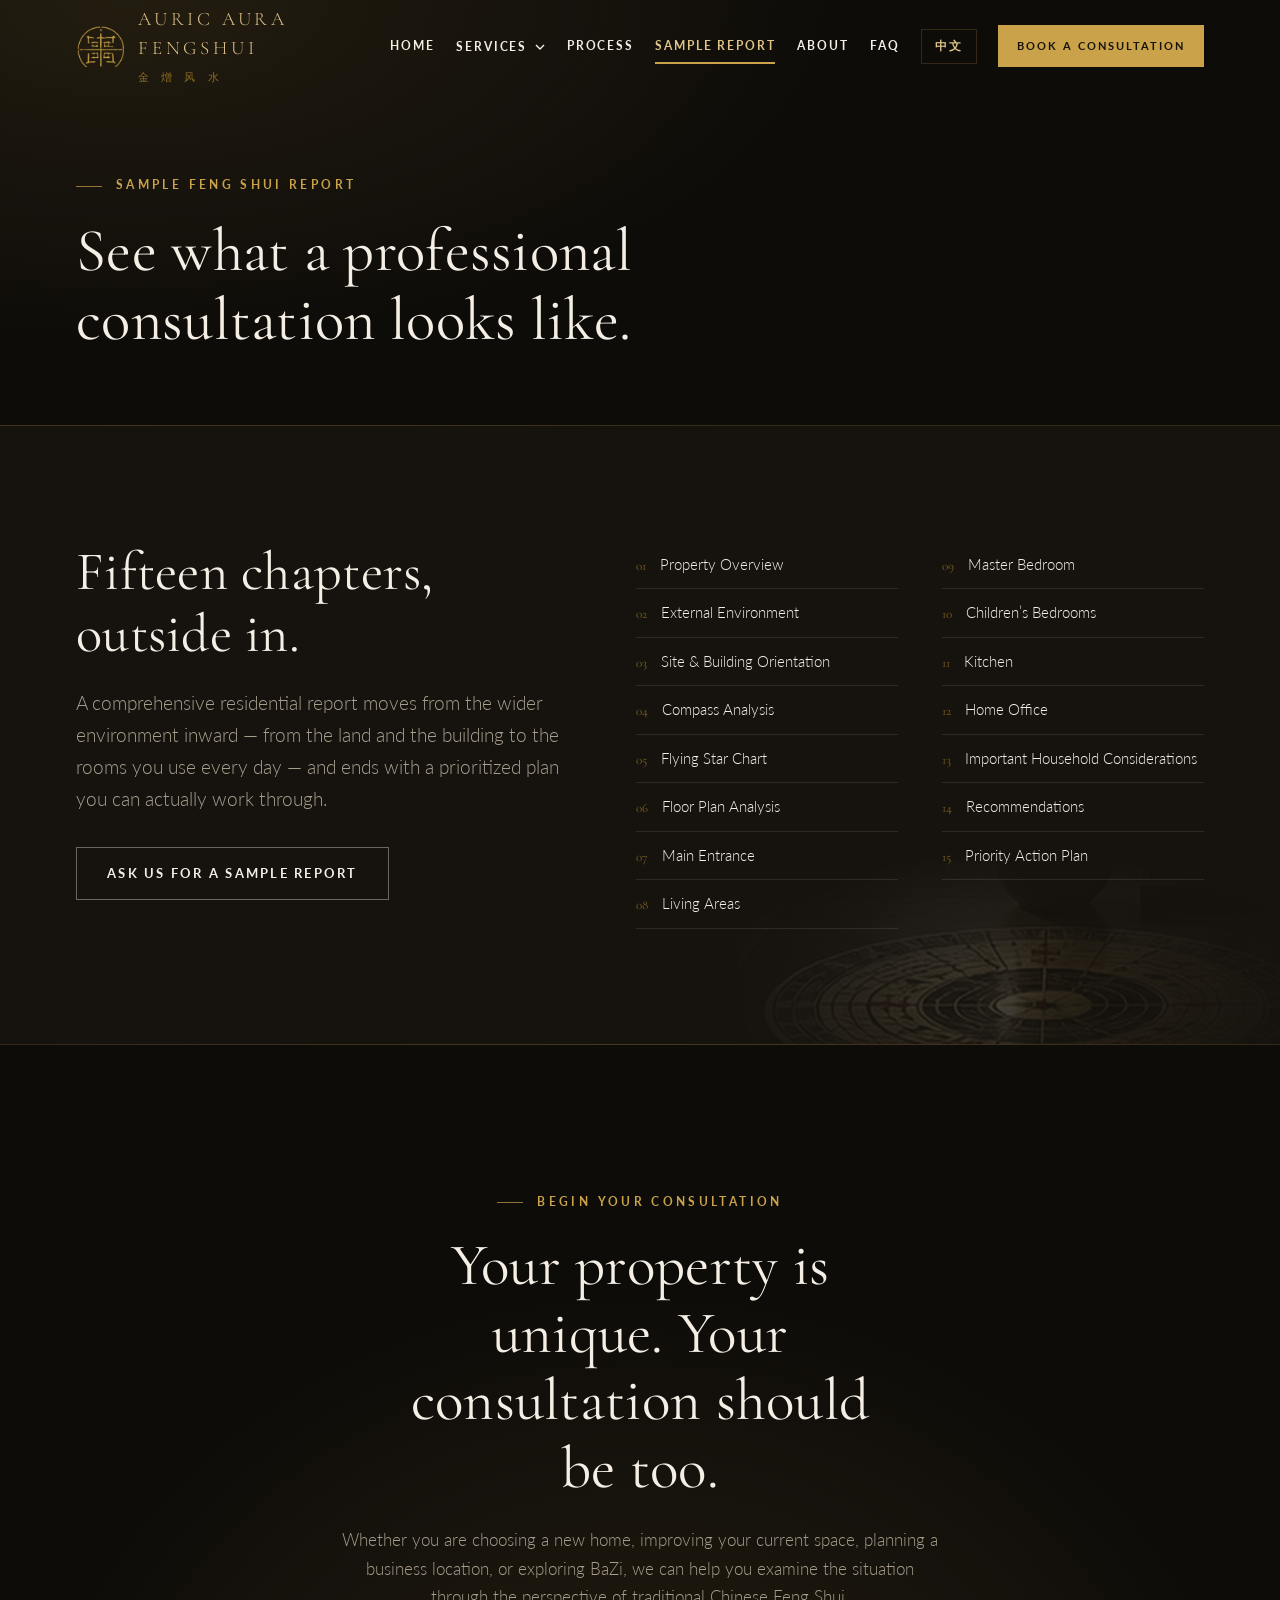
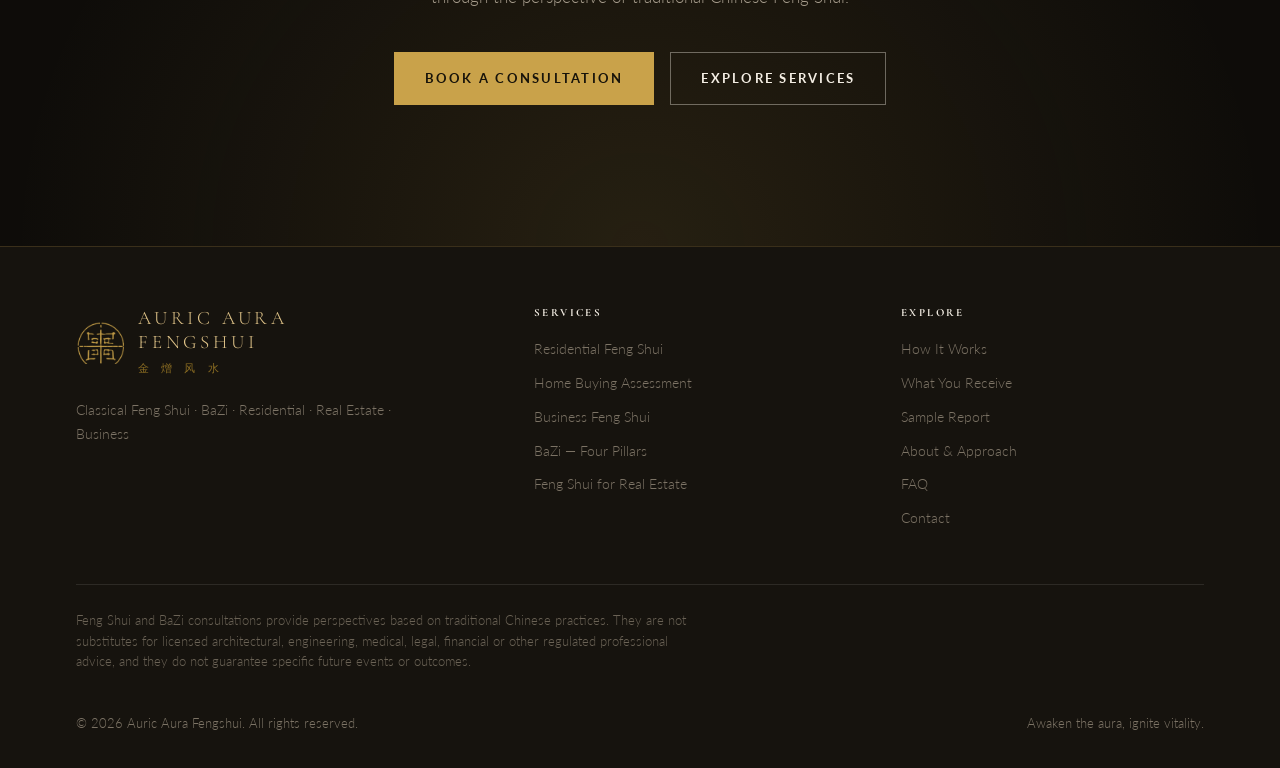
<file: auric-aura-upload/sample-report.html>
<!DOCTYPE html>
<html lang="en" data-page="sample-report">
<head>
<meta charset="utf-8">
<meta name="viewport" content="width=device-width, initial-scale=1">
<title>Sample Report — Auric Aura Fengshui</title>
<meta name="description" content="The fifteen chapters of a comprehensive residential Feng Shui report.">
<meta name="theme-color" content="#0E0C09">
<link rel="icon" href="assets/img/seal.png" type="image/png">
<link rel="preconnect" href="https://fonts.googleapis.com">
<link rel="preconnect" href="https://fonts.gstatic.com" crossorigin>
<link rel="stylesheet" href="https://fonts.googleapis.com/css2?family=Cormorant+Garamond:ital,wght@0,300;0,400;0,500;1,400&family=Lato:wght@300;400;700&family=Noto+Sans+SC:wght@300;400;700&family=Noto+Serif+SC:wght@400;500&display=swap">
<link rel="stylesheet" href="assets/css/style.css?v=1edd63f2">
<script src="assets/js/i18n.js?v=f6fdb236"></script>
<script>
  // Mark that scripting is live, so reveal-on-scroll may hide content. If this
  // never runs, everything stays visible rather than stranded at opacity 0.
  document.documentElement.className += ' js';
  // Apply the stored language before first paint to avoid a flash of English.
  try {
    if (localStorage.getItem('aa-lang') === 'zh') document.documentElement.lang = 'zh-Hans';
  } catch (e) {}
</script>
</head>
<body>

<a class="skip-link" href="#main" data-i18n="skip">Skip to content</a>

<header class="site-header">
  <div class="shell site-header__inner">
    <a class="brand" href="index.html" data-i18n-aria="brand.aria" aria-label="Auric Aura Fengshui — home">
      <img class="brand__seal" src="assets/img/seal.png" alt="" width="82" height="73">
      <span>
        <span class="brand__name">Auric Aura<br>Fengshui</span>
        <span class="hanzi brand__hanzi" aria-hidden="true">金 熷 风 水</span>
      </span>
    </a>

    <nav class="nav" id="nav" aria-label="Primary">
      <a class="nav__link" href="index.html" data-i18n="nav.home">Home</a>
      <div class="nav__item" data-dropdown>
        <button class="nav__link nav__toggle" type="button" aria-expanded="false" aria-controls="services-menu">
          <span data-i18n="nav.services">Services</span>
          <svg class="nav__caret" width="10" height="6" viewBox="0 0 10 6" fill="none" aria-hidden="true">
            <path d="M1 1l4 4 4-4" stroke="currentColor" stroke-width="1.4"/>
          </svg>
        </button>
        <ul class="nav__menu" id="services-menu">
          <li><a href="services.html#residential" data-i18n="menu.res">Residential Feng Shui</a></li>
          <li><a href="services.html#home-buying" data-i18n="menu.buy">Home Buying Assessment</a></li>
          <li><a href="services.html#business" data-i18n="menu.biz">Business Feng Shui</a></li>
          <li><a href="services.html#bazi" data-i18n="menu.bazi">BaZi — Four Pillars</a></li>
          <li><a href="services.html#real-estate" data-i18n="menu.re">Feng Shui for Real Estate</a></li>
        </ul>
      </div>
      <a class="nav__link" href="process.html" data-i18n="nav.process">Process</a>
      <a class="nav__link is-active" href="sample-report.html" data-i18n="nav.report">Sample Report</a>
      <a class="nav__link" href="about.html" data-i18n="nav.about">About</a>
      <a class="nav__link" href="faq.html" data-i18n="nav.faq">FAQ</a>
      <button class="lang-btn" id="lang-toggle" type="button" data-i18n="lang.toggle">中文</button>
      <a class="btn btn--gold btn--sm" href="contact.html" data-i18n="btn.book">Book a Consultation</a>
    </nav>

    <button class="burger" id="burger" type="button" data-i18n-aria="nav.open" aria-label="Open menu" aria-expanded="false" aria-controls="nav">
      <span></span><span></span><span></span>
    </button>
  </div>
</header>

<main id="main">
  <section class="page-head">
    <div class="shell">
      <p class="eyebrow" data-i18n="ph.report.eyebrow">Sample Feng Shui Report</p>
      <h1 class="page-head__title" data-i18n="ph.report.title">See what a professional consultation looks like.</h1>
    </div>
  </section>

  <section class="section report">
    <img class="report__bg" src="assets/img/luopan.jpg" alt="" aria-hidden="true" loading="lazy">

    <div class="shell report__grid">
      <div class="reveal">
        <h2 class="section-title" data-i18n="rp.title">Fifteen chapters, outside in.</h2>
        <p class="lede" data-i18n="rp.lede" style="margin-top:22px">A comprehensive residential report moves from the wider environment inward &mdash; from the land and the building to the rooms you use every day &mdash; and ends with a prioritized plan you can actually work through.</p>
        <p style="margin-top:32px">
          <a class="btn btn--ghost" href="contact.html" data-i18n="rp.cta">Ask Us for a Sample Report</a>
        </p>
      </div>

      <div class="reveal">
        <ol class="report__list">
          <li data-i18n="ch.1">Property Overview</li>
          <li data-i18n="ch.2">External Environment</li>
          <li data-i18n="ch.3">Site &amp; Building Orientation</li>
          <li data-i18n="ch.4">Compass Analysis</li>
          <li data-i18n="ch.5">Flying Star Chart</li>
          <li data-i18n="ch.6">Floor Plan Analysis</li>
          <li data-i18n="ch.7">Main Entrance</li>
          <li data-i18n="ch.8">Living Areas</li>
          <li data-i18n="ch.9">Master Bedroom</li>
          <li data-i18n="ch.10">Children&rsquo;s Bedrooms</li>
          <li data-i18n="ch.11">Kitchen</li>
          <li data-i18n="ch.12">Home Office</li>
          <li data-i18n="ch.13">Important Household Considerations</li>
          <li data-i18n="ch.14">Recommendations</li>
          <li data-i18n="ch.15">Priority Action Plan</li>
        </ol>
      </div>
    </div>
  </section>

  <section class="cta">
    <div class="shell">
      <p class="eyebrow" data-i18n="cta.eyebrow" style="display:inline-block">Begin Your Consultation</p>
      <h2 class="cta__title" data-i18n="cta.title">Your property is unique. Your consultation should be too.</h2>
      <p class="cta__text" data-i18n="cta.text">Whether you are choosing a new home, improving your current space, planning a business location, or exploring BaZi, we can help you examine the situation through the perspective of traditional Chinese Feng Shui.</p>
      <div class="cta__actions">
        <a class="btn btn--gold" href="contact.html" data-i18n="btn.book">Book a Consultation</a>
        <a class="btn btn--ghost" href="services.html" data-i18n="btn.services">Explore Services</a>
      </div>
    </div>
  </section>
</main>

<footer class="site-footer">
  <div class="shell">
    <div class="site-footer__top">
      <div class="site-footer__brand">
        <a class="brand" href="index.html">
          <img class="brand__seal" src="assets/img/seal.png" alt="" width="82" height="73">
          <span>
            <span class="brand__name">Auric Aura<br>Fengshui</span>
            <span class="hanzi brand__hanzi" aria-hidden="true">金 熷 风 水</span>
          </span>
        </a>
        <p class="site-footer__blurb" data-i18n="foot.blurb">Classical Feng Shui &middot; BaZi &middot; Residential &middot; Real Estate &middot; Business</p>
      </div>

      <div>
        <h2 class="footer__heading" data-i18n="foot.services">Services</h2>
        <ul class="footer__list">
          <li><a href="services.html#residential" data-i18n="menu.res">Residential Feng Shui</a></li>
          <li><a href="services.html#home-buying" data-i18n="menu.buy">Home Buying Assessment</a></li>
          <li><a href="services.html#business" data-i18n="menu.biz">Business Feng Shui</a></li>
          <li><a href="services.html#bazi" data-i18n="menu.bazi">BaZi — Four Pillars</a></li>
          <li><a href="services.html#real-estate" data-i18n="menu.re">Feng Shui for Real Estate</a></li>
        </ul>
      </div>

      <div>
        <h2 class="footer__heading" data-i18n="foot.explore">Explore</h2>
        <ul class="footer__list">
          <li><a href="process.html" data-i18n="foot.process">How It Works</a></li>
          <li><a href="process.html#receive" data-i18n="foot.receive">What You Receive</a></li>
          <li><a href="sample-report.html" data-i18n="foot.report">Sample Report</a></li>
          <li><a href="about.html" data-i18n="foot.about">About & Approach</a></li>
          <li><a href="faq.html" data-i18n="foot.faq">FAQ</a></li>
          <li><a href="contact.html" data-i18n="foot.contact">Contact</a></li>
        </ul>
      </div>
    </div>

    <p class="disclaimer" data-i18n="foot.disclaimer">
      Feng Shui and BaZi consultations provide perspectives based on traditional Chinese practices.
      They are not substitutes for licensed architectural, engineering, medical, legal, financial or
      other regulated professional advice, and they do not guarantee specific future events or
      outcomes.
    </p>

    <div class="site-footer__bottom">
      <span>&copy; <span id="year">2026</span> Auric Aura Fengshui. <span data-i18n="foot.rights">All rights reserved.</span></span>
      <span data-i18n="foot.motto">Awaken the aura, ignite vitality.</span>
    </div>
  </div>
</footer>

<script src="assets/js/main.js?v=3825f6ab" defer></script>
</body>
</html>
</file>
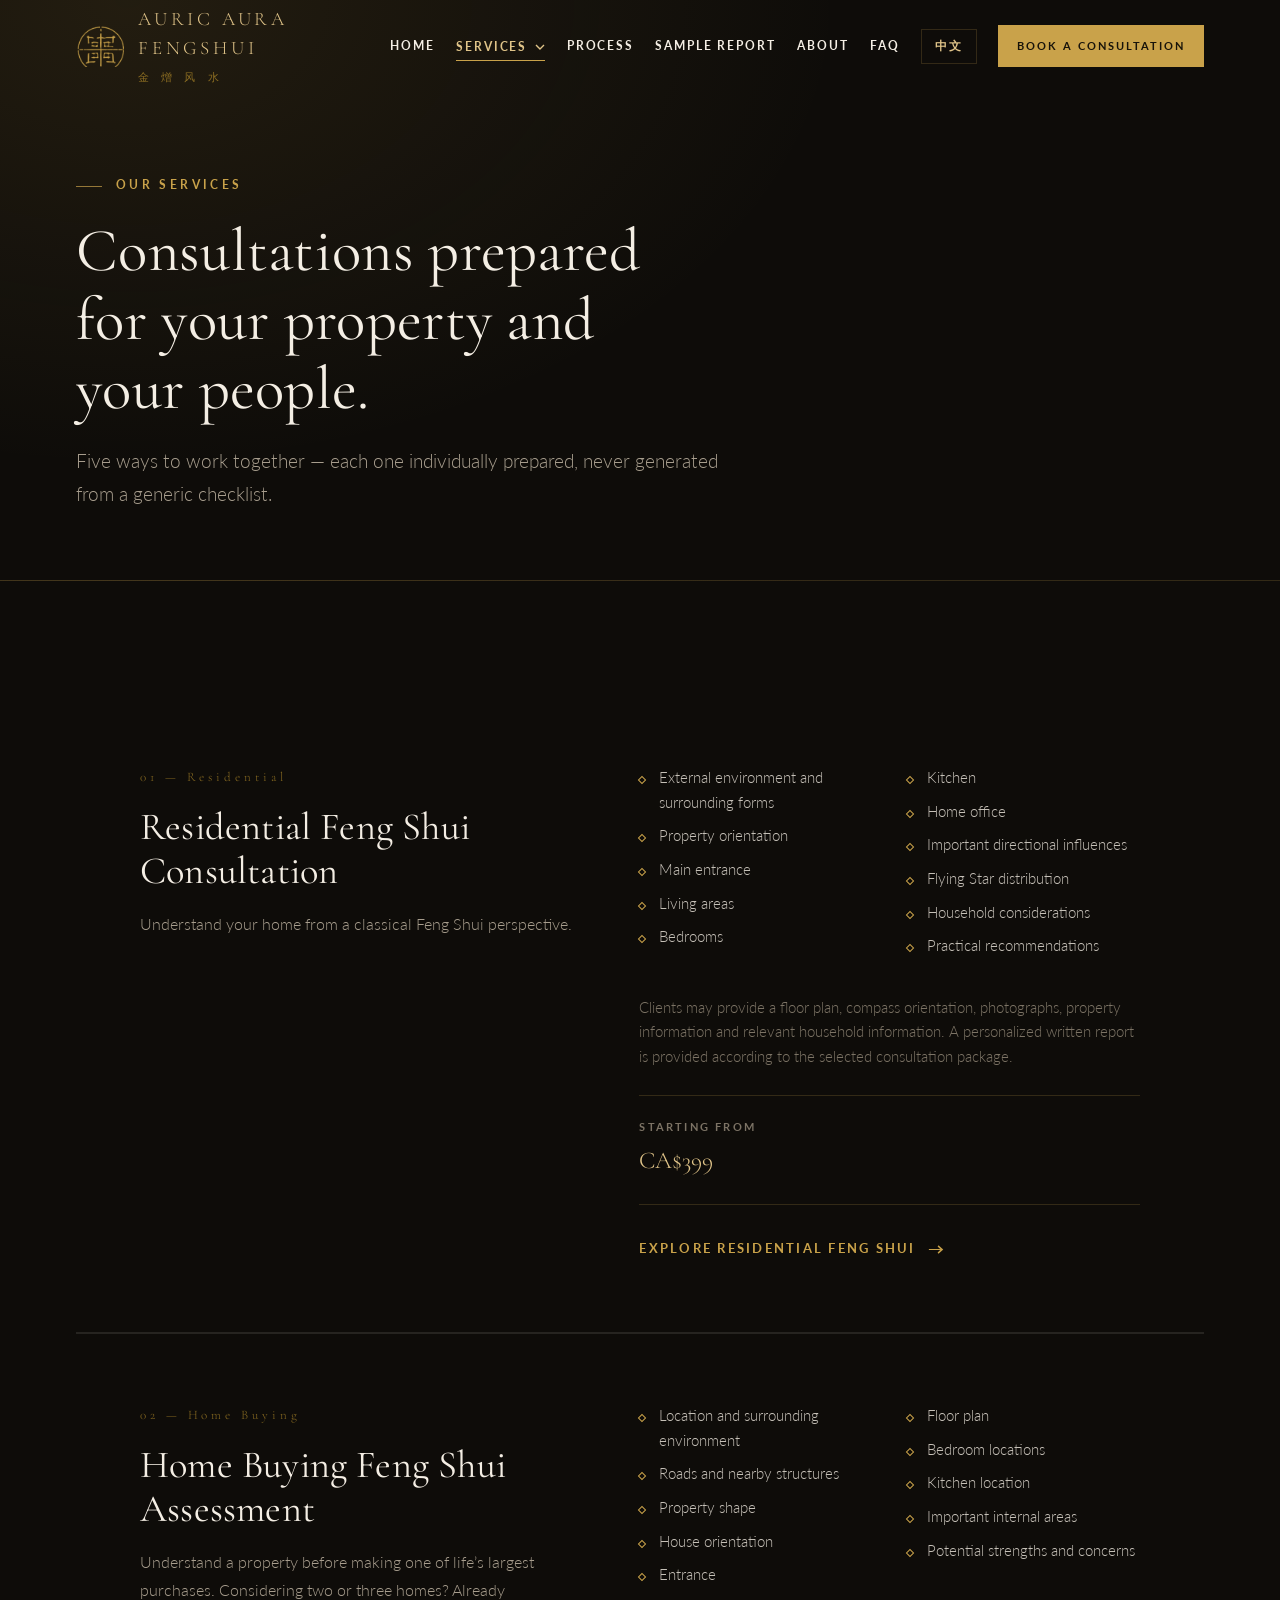
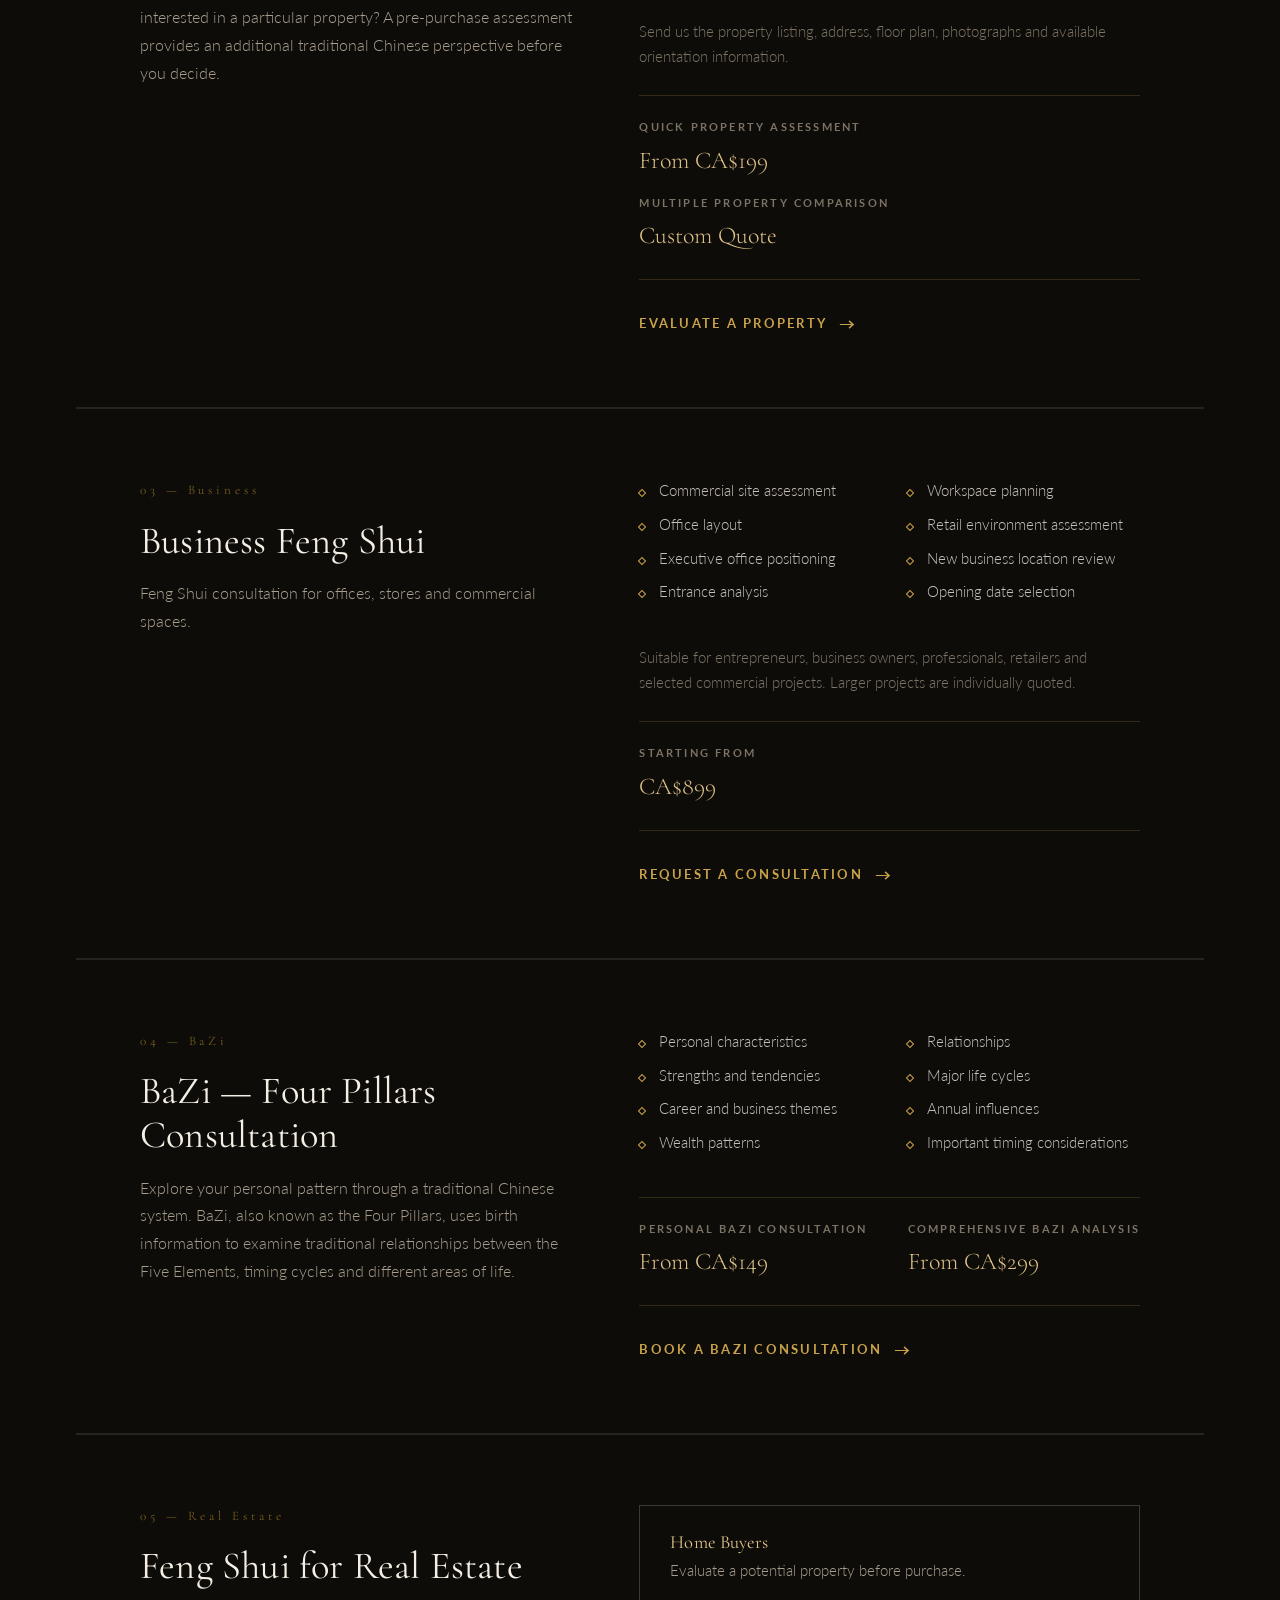
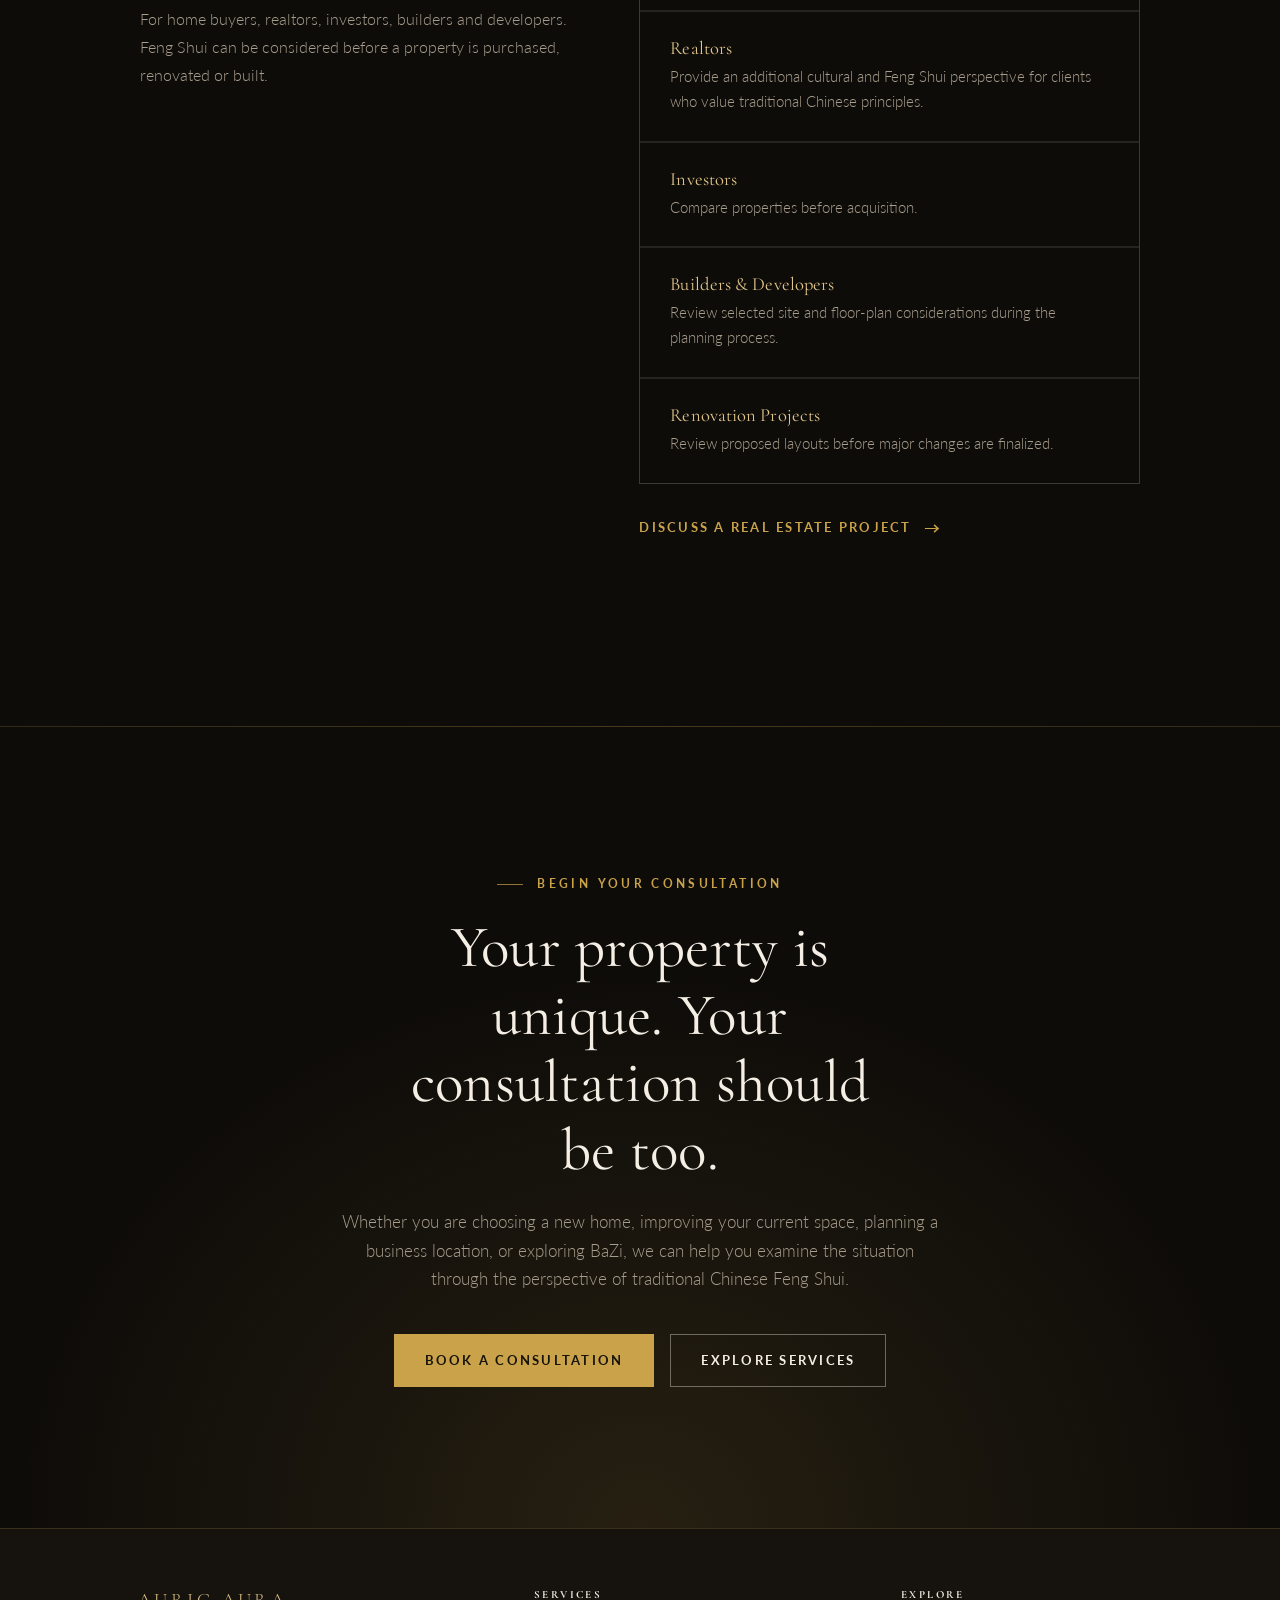
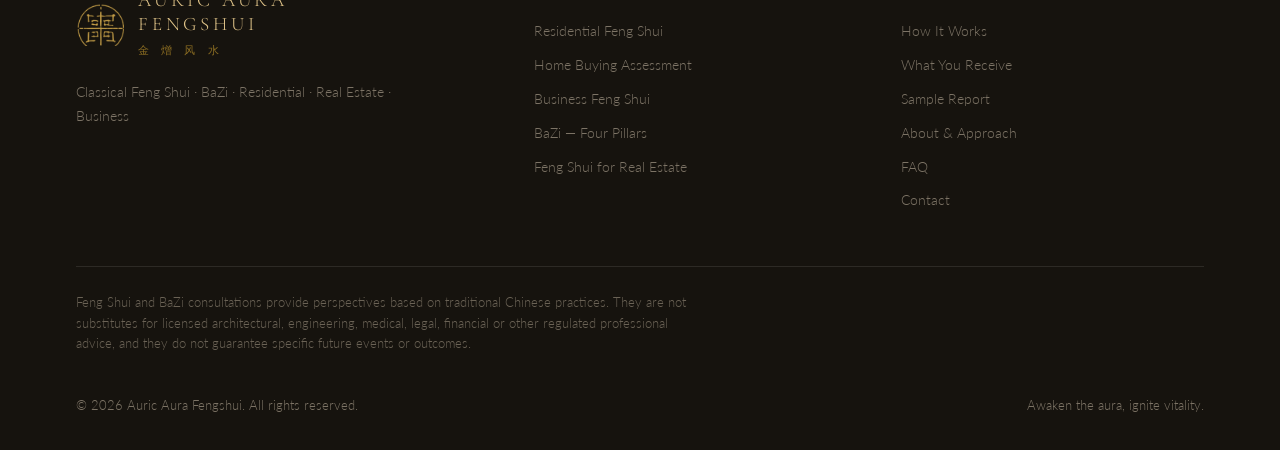
<file: auric-aura-upload/services.html>
<!DOCTYPE html>
<html lang="en" data-page="services">
<head>
<meta charset="utf-8">
<meta name="viewport" content="width=device-width, initial-scale=1">
<title>Services — Auric Aura Fengshui</title>
<meta name="description" content="Residential, home buying, business, BaZi and real-estate Feng Shui consultations.">
<meta name="theme-color" content="#0E0C09">
<link rel="icon" href="assets/img/seal.png" type="image/png">
<link rel="preconnect" href="https://fonts.googleapis.com">
<link rel="preconnect" href="https://fonts.gstatic.com" crossorigin>
<link rel="stylesheet" href="https://fonts.googleapis.com/css2?family=Cormorant+Garamond:ital,wght@0,300;0,400;0,500;1,400&family=Lato:wght@300;400;700&family=Noto+Sans+SC:wght@300;400;700&family=Noto+Serif+SC:wght@400;500&display=swap">
<link rel="stylesheet" href="assets/css/style.css?v=1edd63f2">
<script src="assets/js/i18n.js?v=f6fdb236"></script>
<script>
  // Mark that scripting is live, so reveal-on-scroll may hide content. If this
  // never runs, everything stays visible rather than stranded at opacity 0.
  document.documentElement.className += ' js';
  // Apply the stored language before first paint to avoid a flash of English.
  try {
    if (localStorage.getItem('aa-lang') === 'zh') document.documentElement.lang = 'zh-Hans';
  } catch (e) {}
</script>
</head>
<body>

<a class="skip-link" href="#main" data-i18n="skip">Skip to content</a>

<header class="site-header">
  <div class="shell site-header__inner">
    <a class="brand" href="index.html" data-i18n-aria="brand.aria" aria-label="Auric Aura Fengshui — home">
      <img class="brand__seal" src="assets/img/seal.png" alt="" width="82" height="73">
      <span>
        <span class="brand__name">Auric Aura<br>Fengshui</span>
        <span class="hanzi brand__hanzi" aria-hidden="true">金 熷 风 水</span>
      </span>
    </a>

    <nav class="nav" id="nav" aria-label="Primary">
      <a class="nav__link" href="index.html" data-i18n="nav.home">Home</a>
      <div class="nav__item" data-dropdown>
        <button class="nav__link nav__toggle is-active" type="button" aria-expanded="false" aria-controls="services-menu">
          <span data-i18n="nav.services">Services</span>
          <svg class="nav__caret" width="10" height="6" viewBox="0 0 10 6" fill="none" aria-hidden="true">
            <path d="M1 1l4 4 4-4" stroke="currentColor" stroke-width="1.4"/>
          </svg>
        </button>
        <ul class="nav__menu" id="services-menu">
          <li><a href="services.html#residential" data-i18n="menu.res">Residential Feng Shui</a></li>
          <li><a href="services.html#home-buying" data-i18n="menu.buy">Home Buying Assessment</a></li>
          <li><a href="services.html#business" data-i18n="menu.biz">Business Feng Shui</a></li>
          <li><a href="services.html#bazi" data-i18n="menu.bazi">BaZi — Four Pillars</a></li>
          <li><a href="services.html#real-estate" data-i18n="menu.re">Feng Shui for Real Estate</a></li>
        </ul>
      </div>
      <a class="nav__link" href="process.html" data-i18n="nav.process">Process</a>
      <a class="nav__link" href="sample-report.html" data-i18n="nav.report">Sample Report</a>
      <a class="nav__link" href="about.html" data-i18n="nav.about">About</a>
      <a class="nav__link" href="faq.html" data-i18n="nav.faq">FAQ</a>
      <button class="lang-btn" id="lang-toggle" type="button" data-i18n="lang.toggle">中文</button>
      <a class="btn btn--gold btn--sm" href="contact.html" data-i18n="btn.book">Book a Consultation</a>
    </nav>

    <button class="burger" id="burger" type="button" data-i18n-aria="nav.open" aria-label="Open menu" aria-expanded="false" aria-controls="nav">
      <span></span><span></span><span></span>
    </button>
  </div>
</header>

<main id="main">
  <section class="page-head">
    <div class="shell">
      <p class="eyebrow" data-i18n="ph.services.eyebrow">Our Services</p>
      <h1 class="page-head__title" data-i18n="ph.services.title">Consultations prepared for your property and your people.</h1>
      <p class="lede" data-i18n="ph.services.lede">Five ways to work together — each one individually prepared, never generated from a generic checklist.</p>
    </div>
  </section>

  <section class="section">
    <div class="shell">
      <div class="services">
        <article class="service reveal" id="residential">
          <div>
            <p class="service__index" data-i18n="sv.res.idx">01 &mdash; Residential</p>
            <h2 class="service__title" data-i18n="sv.res.title">Residential Feng Shui Consultation</h2>
            <p class="service__lede" data-i18n="sv.res.lede">Understand your home from a classical Feng Shui perspective.</p>
          </div>

          <div>
            <ul class="service__list">
              <li data-i18n="sv.res.l1">External environment and surrounding forms</li>
              <li data-i18n="sv.res.l2">Property orientation</li>
              <li data-i18n="sv.res.l3">Main entrance</li>
              <li data-i18n="sv.res.l4">Living areas</li>
              <li data-i18n="sv.res.l5">Bedrooms</li>
              <li data-i18n="sv.res.l6">Kitchen</li>
              <li data-i18n="sv.res.l7">Home office</li>
              <li data-i18n="sv.res.l8">Important directional influences</li>
              <li data-i18n="sv.res.l9">Flying Star distribution</li>
              <li data-i18n="sv.res.l10">Household considerations</li>
              <li data-i18n="sv.res.l11">Practical recommendations</li>
            </ul>
            <p class="service__note" data-i18n="sv.res.note">Clients may provide a floor plan, compass orientation, photographs, property information and relevant household information. A personalized written report is provided according to the selected consultation package.</p>

            <div class="pricing">
              <div>
                <span class="price__label" data-i18n="sv.res.pl1">Starting from</span>
                <span class="price__value" data-i18n="sv.res.pv1">CA$399</span>
              </div>
            </div>

            <a class="link-arrow" href="contact.html" data-i18n="sv.res.cta">Explore Residential Feng Shui</a>
          </div>
        </article>

        <article class="service reveal" id="home-buying">
          <div>
            <p class="service__index" data-i18n="sv.buy.idx">02 &mdash; Home Buying</p>
            <h2 class="service__title" data-i18n="sv.buy.title">Home Buying Feng Shui Assessment</h2>
            <p class="service__lede" data-i18n="sv.buy.lede">Understand a property before making one of life&rsquo;s largest purchases. Considering two or three homes? Already interested in a particular property? A pre-purchase assessment provides an additional traditional Chinese perspective before you decide.</p>
          </div>

          <div>
            <ul class="service__list">
              <li data-i18n="sv.buy.l1">Location and surrounding environment</li>
              <li data-i18n="sv.buy.l2">Roads and nearby structures</li>
              <li data-i18n="sv.buy.l3">Property shape</li>
              <li data-i18n="sv.buy.l4">House orientation</li>
              <li data-i18n="sv.buy.l5">Entrance</li>
              <li data-i18n="sv.buy.l6">Floor plan</li>
              <li data-i18n="sv.buy.l7">Bedroom locations</li>
              <li data-i18n="sv.buy.l8">Kitchen location</li>
              <li data-i18n="sv.buy.l9">Important internal areas</li>
              <li data-i18n="sv.buy.l10">Potential strengths and concerns</li>
            </ul>
            <p class="service__note" data-i18n="sv.buy.note">Send us the property listing, address, floor plan, photographs and available orientation information.</p>

            <div class="pricing">
              <div>
                <span class="price__label" data-i18n="sv.buy.pl1">Quick Property Assessment</span>
                <span class="price__value" data-i18n="sv.buy.pv1">From CA$199</span>
              </div>
              <div>
                <span class="price__label" data-i18n="sv.buy.pl2">Multiple Property Comparison</span>
                <span class="price__value" data-i18n="sv.buy.pv2">Custom Quote</span>
              </div>
            </div>

            <a class="link-arrow" href="contact.html" data-i18n="sv.buy.cta">Evaluate a Property</a>
          </div>
        </article>

        <article class="service reveal" id="business">
          <div>
            <p class="service__index" data-i18n="sv.biz.idx">03 &mdash; Business</p>
            <h2 class="service__title" data-i18n="sv.biz.title">Business Feng Shui</h2>
            <p class="service__lede" data-i18n="sv.biz.lede">Feng Shui consultation for offices, stores and commercial spaces.</p>
          </div>

          <div>
            <ul class="service__list">
              <li data-i18n="sv.biz.l1">Commercial site assessment</li>
              <li data-i18n="sv.biz.l2">Office layout</li>
              <li data-i18n="sv.biz.l3">Executive office positioning</li>
              <li data-i18n="sv.biz.l4">Entrance analysis</li>
              <li data-i18n="sv.biz.l5">Workspace planning</li>
              <li data-i18n="sv.biz.l6">Retail environment assessment</li>
              <li data-i18n="sv.biz.l7">New business location review</li>
              <li data-i18n="sv.biz.l8">Opening date selection</li>
            </ul>
            <p class="service__note" data-i18n="sv.biz.note">Suitable for entrepreneurs, business owners, professionals, retailers and selected commercial projects. Larger projects are individually quoted.</p>

            <div class="pricing">
              <div>
                <span class="price__label" data-i18n="sv.biz.pl1">Starting from</span>
                <span class="price__value" data-i18n="sv.biz.pv1">CA$899</span>
              </div>
            </div>

            <a class="link-arrow" href="contact.html" data-i18n="sv.biz.cta">Request a Consultation</a>
          </div>
        </article>

        <article class="service reveal" id="bazi">
          <div>
            <p class="service__index" data-i18n="sv.bazi.idx">04 &mdash; BaZi</p>
            <h2 class="service__title" data-i18n="sv.bazi.title">BaZi &mdash; Four Pillars Consultation</h2>
            <p class="service__lede" data-i18n="sv.bazi.lede">Explore your personal pattern through a traditional Chinese system. BaZi, also known as the Four Pillars, uses birth information to examine traditional relationships between the Five Elements, timing cycles and different areas of life.</p>
          </div>

          <div>
            <ul class="service__list">
              <li data-i18n="sv.bazi.l1">Personal characteristics</li>
              <li data-i18n="sv.bazi.l2">Strengths and tendencies</li>
              <li data-i18n="sv.bazi.l3">Career and business themes</li>
              <li data-i18n="sv.bazi.l4">Wealth patterns</li>
              <li data-i18n="sv.bazi.l5">Relationships</li>
              <li data-i18n="sv.bazi.l6">Major life cycles</li>
              <li data-i18n="sv.bazi.l7">Annual influences</li>
              <li data-i18n="sv.bazi.l8">Important timing considerations</li>
            </ul>

            <div class="pricing">
              <div>
                <span class="price__label" data-i18n="sv.bazi.pl1">Personal BaZi Consultation</span>
                <span class="price__value" data-i18n="sv.bazi.pv1">From CA$149</span>
              </div>
              <div>
                <span class="price__label" data-i18n="sv.bazi.pl2">Comprehensive BaZi Analysis</span>
                <span class="price__value" data-i18n="sv.bazi.pv2">From CA$299</span>
              </div>
            </div>

            <a class="link-arrow" href="contact.html" data-i18n="sv.bazi.cta">Book a BaZi Consultation</a>
          </div>
        </article>

        <article class="service reveal" id="real-estate">
          <div>
            <p class="service__index" data-i18n="sv.re.idx">05 &mdash; Real Estate</p>
            <h2 class="service__title" data-i18n="sv.re.title">Feng Shui for Real Estate</h2>
            <p class="service__lede" data-i18n="sv.re.lede">For home buyers, realtors, investors, builders and developers. Feng Shui can be considered before a property is purchased, renovated or built.</p>
          </div>

          <div>
            <div class="about__pillars" style="margin-bottom:28px">
              <div class="pillar">
                <h3 class="pillar__name" data-i18n="sv.re.buyers">Home Buyers</h3>
                <p class="pillar__text" data-i18n="sv.re.buyers.t">Evaluate a potential property before purchase.</p>
              </div>
              <div class="pillar">
                <h3 class="pillar__name" data-i18n="sv.re.realtors">Realtors</h3>
                <p class="pillar__text" data-i18n="sv.re.realtors.t">Provide an additional cultural and Feng Shui perspective for clients who value traditional Chinese principles.</p>
              </div>
              <div class="pillar">
                <h3 class="pillar__name" data-i18n="sv.re.investors">Investors</h3>
                <p class="pillar__text" data-i18n="sv.re.investors.t">Compare properties before acquisition.</p>
              </div>
              <div class="pillar">
                <h3 class="pillar__name" data-i18n="sv.re.builders">Builders &amp; Developers</h3>
                <p class="pillar__text" data-i18n="sv.re.builders.t">Review selected site and floor-plan considerations during the planning process.</p>
              </div>
              <div class="pillar">
                <h3 class="pillar__name" data-i18n="sv.re.reno">Renovation Projects</h3>
                <p class="pillar__text" data-i18n="sv.re.reno.t">Review proposed layouts before major changes are finalized.</p>
              </div>
            </div>

            <a class="link-arrow" href="contact.html" data-i18n="sv.re.cta">Discuss a Real Estate Project</a>
          </div>
        </article>
      </div>
    </div>
  </section>

  <section class="cta">
    <div class="shell">
      <p class="eyebrow" data-i18n="cta.eyebrow" style="display:inline-block">Begin Your Consultation</p>
      <h2 class="cta__title" data-i18n="cta.title">Your property is unique. Your consultation should be too.</h2>
      <p class="cta__text" data-i18n="cta.text">Whether you are choosing a new home, improving your current space, planning a business location, or exploring BaZi, we can help you examine the situation through the perspective of traditional Chinese Feng Shui.</p>
      <div class="cta__actions">
        <a class="btn btn--gold" href="contact.html" data-i18n="btn.book">Book a Consultation</a>
        <a class="btn btn--ghost" href="services.html" data-i18n="btn.services">Explore Services</a>
      </div>
    </div>
  </section>
</main>

<footer class="site-footer">
  <div class="shell">
    <div class="site-footer__top">
      <div class="site-footer__brand">
        <a class="brand" href="index.html">
          <img class="brand__seal" src="assets/img/seal.png" alt="" width="82" height="73">
          <span>
            <span class="brand__name">Auric Aura<br>Fengshui</span>
            <span class="hanzi brand__hanzi" aria-hidden="true">金 熷 风 水</span>
          </span>
        </a>
        <p class="site-footer__blurb" data-i18n="foot.blurb">Classical Feng Shui &middot; BaZi &middot; Residential &middot; Real Estate &middot; Business</p>
      </div>

      <div>
        <h2 class="footer__heading" data-i18n="foot.services">Services</h2>
        <ul class="footer__list">
          <li><a href="services.html#residential" data-i18n="menu.res">Residential Feng Shui</a></li>
          <li><a href="services.html#home-buying" data-i18n="menu.buy">Home Buying Assessment</a></li>
          <li><a href="services.html#business" data-i18n="menu.biz">Business Feng Shui</a></li>
          <li><a href="services.html#bazi" data-i18n="menu.bazi">BaZi — Four Pillars</a></li>
          <li><a href="services.html#real-estate" data-i18n="menu.re">Feng Shui for Real Estate</a></li>
        </ul>
      </div>

      <div>
        <h2 class="footer__heading" data-i18n="foot.explore">Explore</h2>
        <ul class="footer__list">
          <li><a href="process.html" data-i18n="foot.process">How It Works</a></li>
          <li><a href="process.html#receive" data-i18n="foot.receive">What You Receive</a></li>
          <li><a href="sample-report.html" data-i18n="foot.report">Sample Report</a></li>
          <li><a href="about.html" data-i18n="foot.about">About & Approach</a></li>
          <li><a href="faq.html" data-i18n="foot.faq">FAQ</a></li>
          <li><a href="contact.html" data-i18n="foot.contact">Contact</a></li>
        </ul>
      </div>
    </div>

    <p class="disclaimer" data-i18n="foot.disclaimer">
      Feng Shui and BaZi consultations provide perspectives based on traditional Chinese practices.
      They are not substitutes for licensed architectural, engineering, medical, legal, financial or
      other regulated professional advice, and they do not guarantee specific future events or
      outcomes.
    </p>

    <div class="site-footer__bottom">
      <span>&copy; <span id="year">2026</span> Auric Aura Fengshui. <span data-i18n="foot.rights">All rights reserved.</span></span>
      <span data-i18n="foot.motto">Awaken the aura, ignite vitality.</span>
    </div>
  </div>
</footer>

<script src="assets/js/main.js?v=3825f6ab" defer></script>
</body>
</html>
</file>
<file: style.css>
/* ==========================================================================
   Auric Aura Fengshui — Traditional Chinese Feng Shui for Modern Living
   ========================================================================== */

/* --------------------------------------------------------------- tokens -- */
:root {
  /* Sampled from the logo artwork: ground #022418, gold #EDB859, flame #CF1B0E */
  --ink:        #04190F;
  --ink-2:      #062114;
  --ink-3:      #0A2A1B;
  --ink-4:      #0F3423;

  --gold:       #E0AE55;
  --gold-soft:  #F5D795;
  --gold-deep:  #96702C;
  --ember:      #CF1B0E;

  --cream:      #F1EFE6;
  --muted:      #9BAFA1;
  --muted-dim:  #6C8175;

  --line:       rgba(224, 174, 85, .22);
  --line-soft:  rgba(241, 239, 230, .10);

  --serif: "Cormorant Garamond", "Times New Roman", Georgia, serif;
  --sans:  "Lato", -apple-system, BlinkMacSystemFont, "Segoe UI", sans-serif;

  --shell:   1240px;
  --gutter:  clamp(20px, 5vw, 56px);
  --section: clamp(72px, 9vw, 132px);

  --ease: cubic-bezier(.4, 0, .2, 1);
}

/* ---------------------------------------------------------------- reset -- */
*, *::before, *::after { box-sizing: border-box; }

html { scroll-behavior: smooth; scroll-padding-top: 96px; }

body {
  margin: 0;
  background: var(--ink);
  color: var(--cream);
  font-family: var(--sans);
  font-size: 17px;
  line-height: 1.7;
  font-weight: 300;
  -webkit-font-smoothing: antialiased;
  overflow-x: hidden;
}

img { display: block; max-width: 100%; }
a   { color: inherit; text-decoration: none; }

h1, h2, h3, h4 {
  font-family: var(--serif);
  font-weight: 400;
  line-height: 1.14;
  margin: 0;
  letter-spacing: .005em;
}

p { margin: 0 0 1.1em; }
p:last-child { margin-bottom: 0; }

:focus-visible {
  outline: 2px solid var(--gold);
  outline-offset: 3px;
  border-radius: 2px;
}

.shell {
  width: 100%;
  max-width: var(--shell);
  margin-inline: auto;
  padding-inline: var(--gutter);
}

.skip-link {
  position: absolute;
  left: -9999px;
  top: 12px;
  z-index: 200;
  background: var(--gold);
  color: var(--ink);
  padding: 10px 18px;
  font-size: 13px;
  letter-spacing: .12em;
  text-transform: uppercase;
}
.skip-link:focus { left: 12px; }

/* ------------------------------------------------------------ typography -- */
.eyebrow {
  font-family: var(--sans);
  font-size: 12px;
  font-weight: 700;
  letter-spacing: .28em;
  text-transform: uppercase;
  color: var(--gold);
  margin: 0 0 20px;
}
.eyebrow::before {
  content: "";
  display: inline-block;
  width: 26px;
  height: 1px;
  background: var(--gold);
  vertical-align: middle;
  margin-right: 14px;
  opacity: .7;
}

.section-title {
  font-size: clamp(2.1rem, 4.4vw, 3.4rem);
  max-width: 20ch;
}

.lede {
  font-size: clamp(1.02rem, 1.5vw, 1.18rem);
  color: var(--muted);
  max-width: 62ch;
}

.rule {
  height: 1px;
  border: 0;
  background: linear-gradient(90deg, var(--line), transparent);
  margin: 0;
}

.hanzi {
  font-size: 13px;
  letter-spacing: .5em;
  color: var(--gold-deep);
}

/* --------------------------------------------------------------- button -- */
.btn {
  display: inline-flex;
  align-items: center;
  justify-content: center;
  gap: 10px;
  padding: 15px 30px;
  font-family: var(--sans);
  font-size: 12.5px;
  font-weight: 700;
  letter-spacing: .18em;
  text-transform: uppercase;
  border: 1px solid transparent;
  cursor: pointer;
  transition: background .3s var(--ease), color .3s var(--ease),
              border-color .3s var(--ease), transform .3s var(--ease);
}
.btn:hover { transform: translateY(-2px); }

.btn--gold {
  background: var(--gold);
  color: #06170E;
}
.btn--gold:hover { background: var(--gold-soft); }

.btn--ghost {
  border-color: rgba(241, 239, 230, .38);
  color: var(--cream);
}
.btn--ghost:hover {
  border-color: var(--gold);
  color: var(--gold-soft);
  background: rgba(224, 174, 85, .07);
}

.btn--sm { padding: 12px 24px; font-size: 11.5px; }

.link-arrow {
  display: inline-flex;
  align-items: center;
  gap: 12px;
  font-size: 12.5px;
  font-weight: 700;
  letter-spacing: .18em;
  text-transform: uppercase;
  color: var(--gold);
  transition: gap .3s var(--ease), color .3s var(--ease);
}
.link-arrow::after { content: "\2192"; font-size: 16px; }
.link-arrow:hover { gap: 20px; color: var(--gold-soft); }

/* --------------------------------------------------------------- header -- */
.site-header {
  position: fixed;
  inset: 0 0 auto;
  z-index: 100;
  transition: background .4s var(--ease), border-color .4s var(--ease),
              backdrop-filter .4s var(--ease), transform .45s var(--ease);
  border-bottom: 1px solid transparent;
}

/* Retracted while scrolling down; returns on the first upward move.
   Deliberately not `will-change: transform`, and deliberately skipped while the
   drawer is open: a transformed (or will-change'd) ancestor becomes the
   containing block for `position: fixed` descendants, which would collapse the
   drawer to the height of the header instead of the viewport. */
body:not(.nav-open) .site-header.is-hidden { transform: translateY(-100%); }
.site-header.is-stuck {
  background: rgba(4, 25, 15, .93);
  backdrop-filter: blur(14px);
  border-bottom-color: var(--line);
}

.site-header__inner {
  display: flex;
  align-items: center;
  gap: clamp(16px, 2vw, 32px);
  min-height: 92px;
}
.site-header.is-stuck .site-header__inner { min-height: 74px; }
.site-header__inner { transition: min-height .4s var(--ease); }

/* Brand */
.brand { display: flex; flex: none; align-items: center; gap: 14px; margin-right: auto; }
.brand__seal { width: 60px; height: auto; flex: none; }
.brand__name {
  display: block;
  font-family: var(--serif);
  font-size: 23px;
  letter-spacing: .26em;
  line-height: 1.1;
  color: var(--gold-soft);
  text-transform: uppercase;
}
.brand__hanzi { display: block; margin-top: 5px; font-size: 11px; letter-spacing: .42em; }

/* Nav */
.nav { display: flex; align-items: center; gap: clamp(13px, 1.7vw, 28px); }
.nav__link {
  position: relative;
  font-size: 12.5px;
  font-weight: 700;
  letter-spacing: .16em;
  text-transform: uppercase;
  color: var(--cream);
  padding: 8px 0;
  white-space: nowrap;
  transition: color .3s var(--ease);
}
.nav__link::after {
  content: "";
  position: absolute;
  left: 0; right: 0; bottom: 0;
  height: 1.5px;
  background: var(--gold);
  transform: scaleX(0);
  transform-origin: left;
  transition: transform .35s var(--ease);
}
.nav__link:hover { color: var(--gold-soft); }
.nav__link:hover::after,
.nav__link.is-active::after { transform: scaleX(1); }
.nav__link.is-active { color: var(--gold-soft); }

/* Services dropdown */
.nav__item { position: relative; }
.nav__toggle {
  display: inline-flex;
  align-items: center;
  gap: 8px;
  background: none;
  border: 0;
  font-family: inherit;
  cursor: pointer;
}
.nav__caret { transition: transform .3s var(--ease); }
.nav__item.is-open .nav__caret { transform: rotate(180deg); }

.nav__menu {
  position: absolute;
  top: calc(100% + 16px);
  left: -22px;
  min-width: 268px;
  padding: 10px;
  background: rgba(7, 34, 21, .97);
  backdrop-filter: blur(14px);
  border: 1px solid var(--line);
  opacity: 0;
  visibility: hidden;
  transform: translateY(-8px);
  transition: opacity .28s var(--ease), transform .28s var(--ease),
              visibility .28s var(--ease);
  list-style: none;
  margin: 0;
}
.nav__item.is-open .nav__menu {
  opacity: 1;
  visibility: visible;
  transform: translateY(0);
}
.nav__menu a {
  display: block;
  padding: 11px 16px;
  font-size: 14px;
  letter-spacing: .04em;
  color: var(--muted);
  transition: color .25s var(--ease), background .25s var(--ease);
}
.nav__menu a:hover { color: var(--gold-soft); background: rgba(224, 174, 85, .08); }

/* Mobile burger */
.burger {
  display: none;
  width: 44px; height: 44px;
  background: none;
  border: 0;
  cursor: pointer;
  padding: 0;
  position: relative;
}
.burger span {
  position: absolute;
  left: 10px;
  width: 24px; height: 1.5px;
  background: var(--cream);
  transition: transform .3s var(--ease), opacity .3s var(--ease);
}
.burger span:nth-child(1) { top: 16px; }
.burger span:nth-child(2) { top: 22px; }
.burger span:nth-child(3) { top: 28px; }
.burger.is-open span:nth-child(1) { transform: translateY(6px) rotate(45deg); }
.burger.is-open span:nth-child(2) { opacity: 0; }
.burger.is-open span:nth-child(3) { transform: translateY(-6px) rotate(-45deg); }

/* ----------------------------------------------------------------- hero -- */
.hero {
  position: relative;
  min-height: min(88vh, 820px);
  display: flex;
  align-items: center;
  padding: 150px 0 90px;
  overflow: hidden;
}
.hero__media {
  position: absolute;
  inset: 0;
  z-index: -2;
}
.hero__media img {
  width: 100%; height: 100%;
  object-fit: cover;
  object-position: 62% 50%;
  filter: saturate(.72) hue-rotate(-6deg);
}
.hero__media::after {
  content: "";
  position: absolute;
  inset: 0;
  background:
    linear-gradient(100deg, rgba(2, 16, 10, .95) 0%, rgba(2, 16, 10, .82) 32%,
                    rgba(2, 16, 10, .35) 58%, rgba(2, 16, 10, .12) 100%),
    linear-gradient(180deg, rgba(2, 16, 10, .72) 0%, transparent 26%,
                    transparent 68%, rgba(4, 25, 15, .9) 100%),
    linear-gradient(rgba(7, 46, 29, .40), rgba(7, 46, 29, .40));
}

.hero__content { max-width: 660px; }

.hero__title {
  font-size: clamp(2.9rem, 6.4vw, 5.1rem);
  line-height: 1.06;
  letter-spacing: -.005em;
}
.hero__title em { font-style: italic; }

.hero__tagline {
  margin: 26px 0 20px;
  font-family: var(--sans);
  font-size: clamp(1rem, 1.7vw, 1.28rem);
  font-weight: 400;
  letter-spacing: .04em;
  color: var(--gold-soft);
  display: flex;
  flex-wrap: wrap;
  gap: 6px 22px;
}

.hero__text {
  font-size: clamp(1rem, 1.4vw, 1.12rem);
  color: rgba(241, 239, 230, .84);
  max-width: 46ch;
  margin-bottom: 38px;
}

.hero__actions { display: flex; flex-wrap: wrap; gap: 16px; }

/* ------------------------------------------------------- service tiles -- */
.tiles {
  display: grid;
  grid-template-columns: repeat(4, 1fr);
  gap: 2px;
  background: var(--line-soft);
}

.tile {
  position: relative;
  min-height: 330px;
  display: flex;
  align-items: flex-end;
  padding: 34px 28px;
  overflow: hidden;
  isolation: isolate;
}
.tile img {
  position: absolute;
  inset: 0;
  z-index: -2;
  width: 100%; height: 100%;
  object-fit: cover;
  filter: saturate(.72) hue-rotate(-6deg);
  transition: transform 1s var(--ease);
}
.tile::after {
  content: "";
  position: absolute;
  inset: 0;
  z-index: -1;
  background: linear-gradient(180deg, rgba(2, 16, 10, .30) 0%,
              rgba(2, 16, 10, .58) 52%, rgba(2, 16, 10, .90) 100%),
              linear-gradient(rgba(7, 46, 29, .38), rgba(7, 46, 29, .38));
  transition: background .5s var(--ease);
}
.tile:hover img { transform: scale(1.06); }
.tile:hover::after {
  background: linear-gradient(180deg, rgba(2, 16, 10, .22) 0%,
              rgba(13, 48, 29, .58) 52%, rgba(2, 16, 10, .88) 100%);
}

.tile__title {
  display: block;
  font-family: var(--serif);
  font-size: 1.42rem;
  letter-spacing: .06em;
  text-transform: uppercase;
  margin-bottom: 10px;
}
.tile__text {
  display: block;
  font-size: 15px;
  color: rgba(241, 239, 230, .78);
  margin-bottom: 18px;
}
.tile__arrow {
  display: block;
  font-size: 19px;
  color: var(--gold);
  transition: transform .35s var(--ease);
}
.tile:hover .tile__arrow { transform: translateX(10px); }

/* -------------------------------------------------------------- section -- */
.section { padding-block: var(--section); }
.section--alt { background: var(--ink-2); }
.section__head { margin-bottom: clamp(40px, 5vw, 68px); }

/* Methods grid */
.methods {
  display: grid;
  grid-template-columns: repeat(auto-fit, minmax(196px, 1fr));
  gap: 1px;
  background: var(--line);
  border: 1px solid var(--line);
  margin-top: 56px;
}
.method {
  background: var(--ink);
  padding: 36px 30px 34px;
  transition: background .4s var(--ease);
}
.method:hover { background: var(--ink-3); }
.method__hanzi { display: block; margin-bottom: 16px; }
.method__name {
  font-size: 1.3rem;
  margin-bottom: 12px;
  color: var(--gold-soft);
}
.method__text { font-size: 14.5px; color: var(--muted); margin: 0; }

/* -------------------------------------------------------------- service -- */
.services { display: grid; gap: 2px; background: var(--line-soft); }

.service {
  background: var(--ink);
  display: grid;
  grid-template-columns: minmax(0, 1fr) minmax(0, 1.15fr);
  gap: clamp(30px, 5vw, 76px);
  padding: clamp(40px, 5.5vw, 70px) clamp(28px, 5vw, 64px);
}

.service__index {
  font-family: var(--serif);
  font-size: 13px;
  letter-spacing: .3em;
  color: var(--gold-deep);
  margin-bottom: 18px;
}
.service__title { font-size: clamp(1.75rem, 3vw, 2.5rem); margin-bottom: 16px; }
.service__lede { color: var(--muted); font-size: 1.02rem; }

.service__list {
  columns: 2;
  column-gap: 34px;
  list-style: none;
  padding: 0;
  margin: 0 0 32px;
}
.service__list li {
  break-inside: avoid;
  position: relative;
  padding-left: 20px;
  font-size: 14.5px;
  color: rgba(241, 239, 230, .80);
  margin-bottom: 9px;
}
.service__list li::before {
  content: "";
  position: absolute;
  left: 0; top: 11px;
  width: 6px; height: 6px;
  border: 1px solid var(--gold);
  transform: rotate(45deg);
}

.service__note {
  font-size: 14.5px;
  color: var(--muted-dim);
  margin-bottom: 26px;
}

.pricing {
  display: flex;
  flex-wrap: wrap;
  gap: 12px 40px;
  padding: 22px 0;
  border-top: 1px solid var(--line);
  border-bottom: 1px solid var(--line);
  margin-bottom: 28px;
}
.price__label {
  display: block;
  font-size: 11px;
  font-weight: 700;
  letter-spacing: .2em;
  text-transform: uppercase;
  color: var(--muted-dim);
  margin-bottom: 4px;
}
.price__value {
  font-family: var(--serif);
  font-size: 1.5rem;
  color: var(--gold-soft);
}

/* ----------------------------------------------------------- deliverables */
.deliverables {
  display: grid;
  grid-template-columns: repeat(auto-fit, minmax(196px, 1fr));
  gap: 2px;
  background: var(--line-soft);
  margin-top: 56px;
}
.deliverable {
  background: var(--ink-2);
  padding: 38px 32px;
  transition: background .4s var(--ease);
}
.deliverable:hover { background: var(--ink-3); }
.deliverable__icon {
  width: 40px; height: 40px;
  margin-bottom: 22px;
  color: var(--gold);
}
.deliverable__name { font-size: 1.24rem; margin-bottom: 10px; }
.deliverable__text { font-size: 14.5px; color: var(--muted); margin: 0; }

/* --------------------------------------------------------------- process -- */
.steps {
  counter-reset: step;
  margin-top: 56px;
  border-top: 1px solid var(--line);
}
.step {
  counter-increment: step;
  display: grid;
  grid-template-columns: 110px minmax(0, 300px) minmax(0, 1fr);
  gap: clamp(20px, 4vw, 56px);
  align-items: start;
  padding: clamp(28px, 3.5vw, 42px) 0;
  border-bottom: 1px solid var(--line);
}
.step__num {
  font-family: var(--serif);
  font-size: 2.6rem;
  color: var(--gold-deep);
  line-height: 1;
}
.step__num::before { content: "0" counter(step); }
.step__title { font-size: 1.5rem; }
.step__body { color: var(--muted); font-size: 15px; }
.step__list { list-style: none; padding: 0; margin: 14px 0 0; columns: 2; column-gap: 30px; }
.step__list li {
  break-inside: avoid;
  font-size: 14px;
  padding-left: 16px;
  position: relative;
  margin-bottom: 7px;
}
.step__list li::before {
  content: "";
  position: absolute;
  left: 0; top: 10px;
  width: 5px; height: 1px;
  background: var(--gold);
}

/* ---------------------------------------------------------- sample report */
.report {
  position: relative;
  overflow: hidden;
  background: var(--ink-2);
}
.report__bg {
  position: absolute;
  right: -6%;
  bottom: -18%;
  width: min(620px, 52%);
  opacity: .2;
  filter: saturate(.55) blur(.5px);
  pointer-events: none;
  mask-image: radial-gradient(ellipse at 45% 50%, #000 6%, rgba(0,0,0,.45) 34%, transparent 66%);
  -webkit-mask-image: radial-gradient(ellipse at 45% 50%, #000 6%, rgba(0,0,0,.45) 34%, transparent 66%);
  mask-size: 100% 100%;
  -webkit-mask-size: 100% 100%;
  mask-repeat: no-repeat;
  -webkit-mask-repeat: no-repeat;
}
.report__grid {
  position: relative;
  display: grid;
  grid-template-columns: minmax(0, .85fr) minmax(0, 1fr);
  gap: clamp(36px, 6vw, 84px);
  align-items: start;
}
.report__list {
  list-style: none;
  padding: 0;
  margin: 0;
  counter-reset: chapter;
  columns: 2;
  column-gap: 44px;
}
.report__list li {
  counter-increment: chapter;
  break-inside: avoid;
  display: flex;
  gap: 14px;
  align-items: baseline;
  padding: 11px 0;
  border-bottom: 1px solid var(--line-soft);
  font-size: 15px;
}
.report__list li::before {
  content: counter(chapter, decimal-leading-zero);
  font-family: var(--serif);
  font-size: 13px;
  color: var(--gold-deep);
  flex: none;
}

/* ----------------------------------------------------------------- about -- */
.about__grid {
  display: grid;
  grid-template-columns: minmax(0, 1fr) minmax(0, 1.05fr);
  gap: clamp(36px, 6vw, 88px);
  align-items: center;
}
.about__motto {
  font-family: var(--serif);
  font-size: clamp(1.6rem, 3vw, 2.3rem);
  font-style: italic;
  color: var(--gold-soft);
  margin-top: 34px;
  padding-top: 30px;
  border-top: 1px solid var(--line);
}
.about__pillars {
  display: grid;
  gap: 2px;
  background: var(--line-soft);
  border: 1px solid var(--line-soft);
}
.pillar { background: var(--ink); padding: 26px 30px; }
.pillar__name {
  font-size: 1.16rem;
  color: var(--gold-soft);
  margin-bottom: 6px;
}
.pillar__text { font-size: 14.5px; color: var(--muted); margin: 0; }

/* ------------------------------------------------------------------- faq -- */
.faq { max-width: 900px; margin-inline: auto; }
.faq__item { border-bottom: 1px solid var(--line); }
.faq__item[open] .faq__q { color: var(--gold-soft); }

.faq__q {
  display: flex;
  align-items: center;
  justify-content: space-between;
  gap: 24px;
  padding: 26px 0;
  cursor: pointer;
  list-style: none;
  font-family: var(--serif);
  font-size: clamp(1.14rem, 2vw, 1.42rem);
  transition: color .3s var(--ease);
}
.faq__q::-webkit-details-marker { display: none; }
.faq__q:hover { color: var(--gold-soft); }

.faq__sign {
  flex: none;
  position: relative;
  width: 16px; height: 16px;
}
.faq__sign::before, .faq__sign::after {
  content: "";
  position: absolute;
  background: var(--gold);
  transition: transform .3s var(--ease), opacity .3s var(--ease);
}
.faq__sign::before { top: 7.5px; left: 0; width: 16px; height: 1px; }
.faq__sign::after  { left: 7.5px; top: 0; width: 1px; height: 16px; }
.faq__item[open] .faq__sign::after { transform: scaleY(0); opacity: 0; }

.faq__a {
  padding: 0 44px 28px 0;
  color: var(--muted);
  font-size: 15.5px;
}

/* ------------------------------------------------------------------ cta -- */
.cta {
  position: relative;
  text-align: center;
  padding-block: clamp(88px, 11vw, 156px);
  background:
    radial-gradient(ellipse 70% 100% at 50% 100%, rgba(224, 174, 85, .13), transparent 70%),
    var(--ink);
  border-top: 1px solid var(--line);
}
.cta__title {
  font-size: clamp(2.2rem, 5vw, 3.7rem);
  max-width: 18ch;
  margin-inline: auto;
}
.cta__text {
  color: var(--muted);
  max-width: 60ch;
  margin: 24px auto 40px;
  font-size: 1.05rem;
}
.cta__actions { display: flex; flex-wrap: wrap; gap: 16px; justify-content: center; }

.cta__contacts {
  display: flex;
  flex-wrap: wrap;
  justify-content: center;
  gap: 14px 44px;
  margin-top: 48px;
  padding-top: 34px;
  border-top: 1px solid var(--line);
  font-size: 14px;
  color: var(--muted);
}
.cta__contacts a { transition: color .3s var(--ease); }
.cta__contacts a:hover { color: var(--gold-soft); }

/* --------------------------------------------------------------- footer -- */
.site-footer {
  background: var(--ink-2);
  border-top: 1px solid var(--line);
  padding-block: 60px 34px;
  font-size: 14px;
  color: var(--muted-dim);
}
.site-footer__top {
  display: grid;
  grid-template-columns: minmax(0, 1.3fr) repeat(2, minmax(0, 1fr));
  gap: clamp(30px, 5vw, 64px);
  padding-bottom: 44px;
  border-bottom: 1px solid var(--line-soft);
}
.site-footer__blurb { max-width: 40ch; margin-top: 20px; }

.footer__heading {
  font-size: 11px;
  font-weight: 700;
  letter-spacing: .22em;
  text-transform: uppercase;
  color: var(--cream);
  margin-bottom: 18px;
}
.footer__list { list-style: none; padding: 0; margin: 0; }
.footer__list li { margin-bottom: 10px; }
.footer__list a { transition: color .3s var(--ease); }
.footer__list a:hover { color: var(--gold-soft); }

.site-footer__bottom {
  display: flex;
  flex-wrap: wrap;
  gap: 14px 32px;
  justify-content: space-between;
  padding-top: 26px;
  font-size: 12.5px;
}
.disclaimer {
  max-width: 78ch;
  margin-top: 26px;
  font-size: 12.5px;
  line-height: 1.65;
  color: #64786A;
}

/* --------------------------------------------------------------- reveal -- */
/* Scoped to html.js so that if the script never runs — or throws — the content
   stays visible instead of being stranded at opacity 0. */
html.js .reveal {
  opacity: 0;
  transform: translateY(26px);
  transition: opacity .8s var(--ease), transform .8s var(--ease);
}
html.js .reveal.is-visible { opacity: 1; transform: none; }

/* ------------------------------------------------------------ responsive -- */
@media (max-width: 1080px) {
  .tiles { grid-template-columns: repeat(2, 1fr); }
  .service { grid-template-columns: 1fr; }
  .report__grid, .about__grid { grid-template-columns: 1fr; }
  .report__bg { display: none; }
}

@media (max-width: 900px) {
  .burger { display: block; }

  .nav {
    position: fixed;
    inset: 0 0 0 auto;
    width: min(360px, 86vw);
    flex-direction: column;
    align-items: flex-start;
    gap: 0;
    padding: 88px 30px max(20px, env(safe-area-inset-bottom));
    background: rgba(4, 25, 15, .985);
    backdrop-filter: blur(18px);
    border-left: 1px solid var(--line);
    transform: translateX(100%);
    transition: transform .42s var(--ease);
    overflow-y: auto;
  }
  .nav.is-open { transform: none; }
  .nav__item, .nav__link, .nav__toggle { width: 100%; }
  /* Tracks viewport height so the whole menu fits on short phones. */
  .nav__link { padding: clamp(8px, 1.55vh, 15px) 0; font-size: 13px; }
  .nav__toggle { justify-content: space-between; }

  .nav__menu {
    position: static;
    opacity: 1;
    visibility: visible;
    transform: none;
    background: none;
    border: 0;
    border-left: 1px solid var(--line);
    backdrop-filter: none;
    padding: 0 0 0 14px;
    margin-bottom: 4px;
    display: none;
  }
  .nav__item.is-open .nav__menu { display: block; }
  .nav .btn { margin-top: 20px; width: 100%; }

  .step { grid-template-columns: 66px 1fr; }
  .step__num { font-size: 1.9rem; }
  .step__body { grid-column: 2; }

  .site-footer__top { grid-template-columns: 1fr 1fr; }
  .site-footer__brand { grid-column: 1 / -1; }
}

@media (max-width: 640px) {
  body { font-size: 16px; }
  .tiles { grid-template-columns: 1fr; }
  .tile { min-height: 260px; }
  .service__list, .step__list, .report__list { columns: 1; }
  .hero { min-height: 0; padding: 130px 0 72px; }
  .hero__title { font-size: clamp(2.35rem, 9.4vw, 3.1rem); }
  .hero__tagline { gap: 4px 16px; }
  .brand__seal { width: 48px; }
  .brand__name { font-size: 17px; }
  .site-footer__top { grid-template-columns: 1fr; }
  .pricing { flex-direction: column; gap: 16px; }
}

@media (prefers-reduced-motion: reduce) {
  html { scroll-behavior: auto; }
  *, *::before, *::after {
    animation-duration: .01ms !important;
    transition-duration: .01ms !important;
  }
  .reveal { opacity: 1; transform: none; }
}

/* ==========================================================================
   Multi-page chrome + bilingual support
   ========================================================================== */

/* ------------------------------------------------------------ page head -- */
.page-head {
  padding: calc(92px + clamp(52px, 6.5vw, 92px)) 0 clamp(46px, 5.5vw, 76px);
  border-bottom: 1px solid var(--line);
  background:
    radial-gradient(ellipse 90% 130% at 10% 0%, rgba(224, 174, 85, .11), transparent 62%),
    var(--ink);
}
.page-head__title {
  font-size: clamp(2.35rem, 5vw, 3.8rem);
  max-width: 20ch;
}
.page-head .lede { margin-top: 22px; }

/* ------------------------------------------------------ language toggle -- */
.lang-btn {
  flex: none;
  background: none;
  border: 1px solid var(--line);
  color: var(--gold-soft);
  font-family: var(--sans);
  font-size: 11.5px;
  font-weight: 700;
  letter-spacing: .14em;
  padding: 9px 13px;
  cursor: pointer;
  white-space: nowrap;
  transition: background .3s var(--ease), border-color .3s var(--ease), color .3s var(--ease);
}
.lang-btn:hover {
  border-color: var(--gold);
  background: rgba(224, 174, 85, .10);
  color: var(--gold-soft);
}

/* --------------------------------------------------------- CJK typography */
:root {
  --serif-zh: "Noto Serif SC", "Songti SC", "STSong", "SimSun", serif;
  --sans-zh:  "Noto Sans SC", "PingFang SC", "Hiragino Sans GB",
              "Microsoft YaHei", sans-serif;
}

html[lang="zh-Hans"] body { font-family: var(--sans-zh); }

html[lang="zh-Hans"] h1,
html[lang="zh-Hans"] h2,
html[lang="zh-Hans"] h3,
html[lang="zh-Hans"] h4,
html[lang="zh-Hans"] .tile__title,
html[lang="zh-Hans"] .price__value,
html[lang="zh-Hans"] .faq__q {
  font-family: var(--serif-zh);
  line-height: 1.34;
}

/* These force the Latin stack, so name the CJK stack explicitly too. */
html[lang="zh-Hans"] .hero__tagline,
html[lang="zh-Hans"] .btn,
html[lang="zh-Hans"] .lang-btn,
html[lang="zh-Hans"] .eyebrow { font-family: var(--sans-zh); }

/* The brand lockup stays in its Latin face in both languages. */
html[lang="zh-Hans"] .brand__name { font-family: var(--serif); }

/* Synthesised italics look wrong in CJK — emphasise with colour instead. */
html[lang="zh-Hans"] .hero__title em {
  font-style: normal;
  color: var(--gold-soft);
}
html[lang="zh-Hans"] .about__motto { font-style: normal; }

/* Wide Latin tracking is too loose for Han characters. */
html[lang="zh-Hans"] .btn,
html[lang="zh-Hans"] .nav__link,
html[lang="zh-Hans"] .eyebrow,
html[lang="zh-Hans"] .link-arrow,
html[lang="zh-Hans"] .footer__heading,
html[lang="zh-Hans"] .price__label,
html[lang="zh-Hans"] .service__index { letter-spacing: .1em; }

html[lang="zh-Hans"] .hero__title,
html[lang="zh-Hans"] .page-head__title,
html[lang="zh-Hans"] .section-title,
html[lang="zh-Hans"] .cta__title { letter-spacing: .02em; }

/* Chinese runs shorter than English — let headings breathe wider. */
html[lang="zh-Hans"] .section-title,
html[lang="zh-Hans"] .page-head__title { max-width: 24ch; }

@media (max-width: 900px) {
  .nav .lang-btn {
    width: 100%;
    margin-top: clamp(8px, 1.6vh, 18px);
    padding: clamp(9px, 1.4vh, 13px);
    font-size: 12px;
  }
  .nav .btn { margin-top: clamp(6px, 1vh, 12px); }

  /* Submenu rows are secondary — keep them tighter than the top level. */
  .nav__menu a { padding: clamp(6px, 1.05vh, 11px) 14px; font-size: 13.5px; }
}

/* Keep the header on one line as the nav grows. */
@media (max-width: 1300px) {
  .nav__link, .lang-btn { font-size: 11.5px; }
  .btn--sm { padding: 11px 18px; font-size: 11px; }
  .brand__name { font-size: 19px; }
  .brand__seal { width: 54px; }
}
</file>
<file: auric-aura-upload/assets/css/style.css>
/* ==========================================================================
   Auric Aura Fengshui — Traditional Chinese Feng Shui for Modern Living
   ========================================================================== */

/* --------------------------------------------------------------- tokens -- */
:root {
  --ink:        #0E0C09;
  --ink-2:      #16130E;
  --ink-3:      #1E1A14;
  --ink-4:      #272219;

  --gold:       #C9A24A;
  --gold-soft:  #E0C489;
  --gold-deep:  #8A6C22;

  --cream:      #F4EEE4;
  --muted:      #A79D8D;
  --muted-dim:  #7C7365;

  --line:       rgba(201, 162, 74, .20);
  --line-soft:  rgba(244, 238, 228, .10);

  --serif: "Cormorant Garamond", "Times New Roman", Georgia, serif;
  --sans:  "Lato", -apple-system, BlinkMacSystemFont, "Segoe UI", sans-serif;

  --shell:   1240px;
  --gutter:  clamp(20px, 5vw, 56px);
  --section: clamp(72px, 9vw, 132px);

  --ease: cubic-bezier(.4, 0, .2, 1);
}

/* ---------------------------------------------------------------- reset -- */
*, *::before, *::after { box-sizing: border-box; }

html { scroll-behavior: smooth; scroll-padding-top: 96px; }

body {
  margin: 0;
  background: var(--ink);
  color: var(--cream);
  font-family: var(--sans);
  font-size: 17px;
  line-height: 1.7;
  font-weight: 300;
  -webkit-font-smoothing: antialiased;
  overflow-x: hidden;
}

img { display: block; max-width: 100%; }
a   { color: inherit; text-decoration: none; }

h1, h2, h3, h4 {
  font-family: var(--serif);
  font-weight: 400;
  line-height: 1.14;
  margin: 0;
  letter-spacing: .005em;
}

p { margin: 0 0 1.1em; }
p:last-child { margin-bottom: 0; }

:focus-visible {
  outline: 2px solid var(--gold);
  outline-offset: 3px;
  border-radius: 2px;
}

.shell {
  width: 100%;
  max-width: var(--shell);
  margin-inline: auto;
  padding-inline: var(--gutter);
}

.skip-link {
  position: absolute;
  left: -9999px;
  top: 12px;
  z-index: 200;
  background: var(--gold);
  color: var(--ink);
  padding: 10px 18px;
  font-size: 13px;
  letter-spacing: .12em;
  text-transform: uppercase;
}
.skip-link:focus { left: 12px; }

/* ------------------------------------------------------------ typography -- */
.eyebrow {
  font-family: var(--sans);
  font-size: 12px;
  font-weight: 700;
  letter-spacing: .28em;
  text-transform: uppercase;
  color: var(--gold);
  margin: 0 0 20px;
}
.eyebrow::before {
  content: "";
  display: inline-block;
  width: 26px;
  height: 1px;
  background: var(--gold);
  vertical-align: middle;
  margin-right: 14px;
  opacity: .7;
}

.section-title {
  font-size: clamp(2.1rem, 4.4vw, 3.4rem);
  max-width: 20ch;
}

.lede {
  font-size: clamp(1.02rem, 1.5vw, 1.18rem);
  color: var(--muted);
  max-width: 62ch;
}

.rule {
  height: 1px;
  border: 0;
  background: linear-gradient(90deg, var(--line), transparent);
  margin: 0;
}

.hanzi {
  font-size: 13px;
  letter-spacing: .5em;
  color: var(--gold-deep);
}

/* --------------------------------------------------------------- button -- */
.btn {
  display: inline-flex;
  align-items: center;
  justify-content: center;
  gap: 10px;
  padding: 15px 30px;
  font-family: var(--sans);
  font-size: 12.5px;
  font-weight: 700;
  letter-spacing: .18em;
  text-transform: uppercase;
  border: 1px solid transparent;
  cursor: pointer;
  transition: background .3s var(--ease), color .3s var(--ease),
              border-color .3s var(--ease), transform .3s var(--ease);
}
.btn:hover { transform: translateY(-2px); }

.btn--gold {
  background: var(--gold);
  color: #17130A;
}
.btn--gold:hover { background: var(--gold-soft); }

.btn--ghost {
  border-color: rgba(244, 238, 228, .38);
  color: var(--cream);
}
.btn--ghost:hover {
  border-color: var(--gold);
  color: var(--gold-soft);
  background: rgba(201, 162, 74, .07);
}

.btn--sm { padding: 12px 24px; font-size: 11.5px; }

.link-arrow {
  display: inline-flex;
  align-items: center;
  gap: 12px;
  font-size: 12.5px;
  font-weight: 700;
  letter-spacing: .18em;
  text-transform: uppercase;
  color: var(--gold);
  transition: gap .3s var(--ease), color .3s var(--ease);
}
.link-arrow::after { content: "\2192"; font-size: 16px; }
.link-arrow:hover { gap: 20px; color: var(--gold-soft); }

/* --------------------------------------------------------------- header -- */
.site-header {
  position: fixed;
  inset: 0 0 auto;
  z-index: 100;
  transition: background .4s var(--ease), border-color .4s var(--ease),
              backdrop-filter .4s var(--ease);
  border-bottom: 1px solid transparent;
}
.site-header.is-stuck {
  background: rgba(14, 12, 9, .93);
  backdrop-filter: blur(14px);
  border-bottom-color: var(--line);
}

.site-header__inner {
  display: flex;
  align-items: center;
  gap: clamp(16px, 2vw, 32px);
  min-height: 92px;
}
.site-header.is-stuck .site-header__inner { min-height: 74px; }
.site-header__inner { transition: min-height .4s var(--ease); }

/* Brand */
.brand { display: flex; flex: none; align-items: center; gap: 14px; margin-right: auto; }
.brand__seal { width: 54px; height: auto; flex: none; }
.brand__name {
  font-family: var(--serif);
  font-size: 21px;
  letter-spacing: .2em;
  line-height: 1.12;
  color: var(--gold-soft);
  text-transform: uppercase;
}
.brand__hanzi { display: block; margin-top: 5px; font-size: 11px; letter-spacing: .42em; }

/* Nav */
.nav { display: flex; align-items: center; gap: clamp(13px, 1.7vw, 28px); }
.nav__link {
  position: relative;
  font-size: 12.5px;
  font-weight: 700;
  letter-spacing: .16em;
  text-transform: uppercase;
  color: var(--cream);
  padding: 8px 0;
  white-space: nowrap;
  transition: color .3s var(--ease);
}
.nav__link::after {
  content: "";
  position: absolute;
  left: 0; right: 0; bottom: 0;
  height: 1.5px;
  background: var(--gold);
  transform: scaleX(0);
  transform-origin: left;
  transition: transform .35s var(--ease);
}
.nav__link:hover { color: var(--gold-soft); }
.nav__link:hover::after,
.nav__link.is-active::after { transform: scaleX(1); }
.nav__link.is-active { color: var(--gold-soft); }

/* Services dropdown */
.nav__item { position: relative; }
.nav__toggle {
  display: inline-flex;
  align-items: center;
  gap: 8px;
  background: none;
  border: 0;
  font-family: inherit;
  cursor: pointer;
}
.nav__caret { transition: transform .3s var(--ease); }
.nav__item.is-open .nav__caret { transform: rotate(180deg); }

.nav__menu {
  position: absolute;
  top: calc(100% + 16px);
  left: -22px;
  min-width: 268px;
  padding: 10px;
  background: rgba(22, 19, 14, .97);
  backdrop-filter: blur(14px);
  border: 1px solid var(--line);
  opacity: 0;
  visibility: hidden;
  transform: translateY(-8px);
  transition: opacity .28s var(--ease), transform .28s var(--ease),
              visibility .28s var(--ease);
  list-style: none;
  margin: 0;
}
.nav__item.is-open .nav__menu {
  opacity: 1;
  visibility: visible;
  transform: translateY(0);
}
.nav__menu a {
  display: block;
  padding: 11px 16px;
  font-size: 14px;
  letter-spacing: .04em;
  color: var(--muted);
  transition: color .25s var(--ease), background .25s var(--ease);
}
.nav__menu a:hover { color: var(--gold-soft); background: rgba(201, 162, 74, .08); }

/* Mobile burger */
.burger {
  display: none;
  width: 44px; height: 44px;
  background: none;
  border: 0;
  cursor: pointer;
  padding: 0;
  position: relative;
}
.burger span {
  position: absolute;
  left: 10px;
  width: 24px; height: 1.5px;
  background: var(--cream);
  transition: transform .3s var(--ease), opacity .3s var(--ease);
}
.burger span:nth-child(1) { top: 16px; }
.burger span:nth-child(2) { top: 22px; }
.burger span:nth-child(3) { top: 28px; }
.burger.is-open span:nth-child(1) { transform: translateY(6px) rotate(45deg); }
.burger.is-open span:nth-child(2) { opacity: 0; }
.burger.is-open span:nth-child(3) { transform: translateY(-6px) rotate(-45deg); }

/* ----------------------------------------------------------------- hero -- */
.hero {
  position: relative;
  min-height: min(88vh, 820px);
  display: flex;
  align-items: center;
  padding: 150px 0 90px;
  overflow: hidden;
}
.hero__media {
  position: absolute;
  inset: 0;
  z-index: -2;
}
.hero__media img {
  width: 100%; height: 100%;
  object-fit: cover;
  object-position: 62% 50%;
}
.hero__media::after {
  content: "";
  position: absolute;
  inset: 0;
  background:
    linear-gradient(100deg, rgba(9, 8, 6, .95) 0%, rgba(9, 8, 6, .82) 32%,
                    rgba(9, 8, 6, .35) 58%, rgba(9, 8, 6, .12) 100%),
    linear-gradient(180deg, rgba(9, 8, 6, .72) 0%, transparent 26%,
                    transparent 68%, rgba(14, 12, 9, .9) 100%);
}

.hero__content { max-width: 660px; }

.hero__title {
  font-size: clamp(2.9rem, 6.4vw, 5.1rem);
  line-height: 1.06;
  letter-spacing: -.005em;
}
.hero__title em { font-style: italic; }

.hero__tagline {
  margin: 26px 0 20px;
  font-family: var(--sans);
  font-size: clamp(1rem, 1.7vw, 1.28rem);
  font-weight: 400;
  letter-spacing: .04em;
  color: var(--gold-soft);
  display: flex;
  flex-wrap: wrap;
  gap: 6px 22px;
}

.hero__text {
  font-size: clamp(1rem, 1.4vw, 1.12rem);
  color: rgba(244, 238, 228, .84);
  max-width: 46ch;
  margin-bottom: 38px;
}

.hero__actions { display: flex; flex-wrap: wrap; gap: 16px; }

/* ------------------------------------------------------- service tiles -- */
.tiles {
  display: grid;
  grid-template-columns: repeat(4, 1fr);
  gap: 2px;
  background: var(--line-soft);
}

.tile {
  position: relative;
  min-height: 330px;
  display: flex;
  align-items: flex-end;
  padding: 34px 28px;
  overflow: hidden;
  isolation: isolate;
}
.tile img {
  position: absolute;
  inset: 0;
  z-index: -2;
  width: 100%; height: 100%;
  object-fit: cover;
  transition: transform 1s var(--ease);
}
.tile::after {
  content: "";
  position: absolute;
  inset: 0;
  z-index: -1;
  background: linear-gradient(180deg, rgba(10, 9, 6, .30) 0%,
              rgba(10, 9, 6, .58) 52%, rgba(10, 9, 6, .90) 100%);
  transition: background .5s var(--ease);
}
.tile:hover img { transform: scale(1.06); }
.tile:hover::after {
  background: linear-gradient(180deg, rgba(10, 9, 6, .22) 0%,
              rgba(28, 21, 8, .55) 52%, rgba(10, 9, 6, .88) 100%);
}

.tile__title {
  display: block;
  font-family: var(--serif);
  font-size: 1.42rem;
  letter-spacing: .06em;
  text-transform: uppercase;
  margin-bottom: 10px;
}
.tile__text {
  display: block;
  font-size: 15px;
  color: rgba(244, 238, 228, .78);
  margin-bottom: 18px;
}
.tile__arrow {
  display: block;
  font-size: 19px;
  color: var(--gold);
  transition: transform .35s var(--ease);
}
.tile:hover .tile__arrow { transform: translateX(10px); }

/* -------------------------------------------------------------- section -- */
.section { padding-block: var(--section); }
.section--alt { background: var(--ink-2); }
.section__head { margin-bottom: clamp(40px, 5vw, 68px); }

/* Methods grid */
.methods {
  display: grid;
  grid-template-columns: repeat(auto-fit, minmax(196px, 1fr));
  gap: 1px;
  background: var(--line);
  border: 1px solid var(--line);
  margin-top: 56px;
}
.method {
  background: var(--ink);
  padding: 36px 30px 34px;
  transition: background .4s var(--ease);
}
.method:hover { background: var(--ink-3); }
.method__hanzi { display: block; margin-bottom: 16px; }
.method__name {
  font-size: 1.3rem;
  margin-bottom: 12px;
  color: var(--gold-soft);
}
.method__text { font-size: 14.5px; color: var(--muted); margin: 0; }

/* -------------------------------------------------------------- service -- */
.services { display: grid; gap: 2px; background: var(--line-soft); }

.service {
  background: var(--ink);
  display: grid;
  grid-template-columns: minmax(0, 1fr) minmax(0, 1.15fr);
  gap: clamp(30px, 5vw, 76px);
  padding: clamp(40px, 5.5vw, 70px) clamp(28px, 5vw, 64px);
}

.service__index {
  font-family: var(--serif);
  font-size: 13px;
  letter-spacing: .3em;
  color: var(--gold-deep);
  margin-bottom: 18px;
}
.service__title { font-size: clamp(1.75rem, 3vw, 2.5rem); margin-bottom: 16px; }
.service__lede { color: var(--muted); font-size: 1.02rem; }

.service__list {
  columns: 2;
  column-gap: 34px;
  list-style: none;
  padding: 0;
  margin: 0 0 32px;
}
.service__list li {
  break-inside: avoid;
  position: relative;
  padding-left: 20px;
  font-size: 14.5px;
  color: rgba(244, 238, 228, .80);
  margin-bottom: 9px;
}
.service__list li::before {
  content: "";
  position: absolute;
  left: 0; top: 11px;
  width: 6px; height: 6px;
  border: 1px solid var(--gold);
  transform: rotate(45deg);
}

.service__note {
  font-size: 14.5px;
  color: var(--muted-dim);
  margin-bottom: 26px;
}

.pricing {
  display: flex;
  flex-wrap: wrap;
  gap: 12px 40px;
  padding: 22px 0;
  border-top: 1px solid var(--line);
  border-bottom: 1px solid var(--line);
  margin-bottom: 28px;
}
.price__label {
  display: block;
  font-size: 11px;
  font-weight: 700;
  letter-spacing: .2em;
  text-transform: uppercase;
  color: var(--muted-dim);
  margin-bottom: 4px;
}
.price__value {
  font-family: var(--serif);
  font-size: 1.5rem;
  color: var(--gold-soft);
}

/* ----------------------------------------------------------- deliverables */
.deliverables {
  display: grid;
  grid-template-columns: repeat(auto-fit, minmax(196px, 1fr));
  gap: 2px;
  background: var(--line-soft);
  margin-top: 56px;
}
.deliverable {
  background: var(--ink-2);
  padding: 38px 32px;
  transition: background .4s var(--ease);
}
.deliverable:hover { background: var(--ink-3); }
.deliverable__icon {
  width: 40px; height: 40px;
  margin-bottom: 22px;
  color: var(--gold);
}
.deliverable__name { font-size: 1.24rem; margin-bottom: 10px; }
.deliverable__text { font-size: 14.5px; color: var(--muted); margin: 0; }

/* --------------------------------------------------------------- process -- */
.steps {
  counter-reset: step;
  margin-top: 56px;
  border-top: 1px solid var(--line);
}
.step {
  counter-increment: step;
  display: grid;
  grid-template-columns: 110px minmax(0, 300px) minmax(0, 1fr);
  gap: clamp(20px, 4vw, 56px);
  align-items: start;
  padding: clamp(28px, 3.5vw, 42px) 0;
  border-bottom: 1px solid var(--line);
}
.step__num {
  font-family: var(--serif);
  font-size: 2.6rem;
  color: var(--gold-deep);
  line-height: 1;
}
.step__num::before { content: "0" counter(step); }
.step__title { font-size: 1.5rem; }
.step__body { color: var(--muted); font-size: 15px; }
.step__list { list-style: none; padding: 0; margin: 14px 0 0; columns: 2; column-gap: 30px; }
.step__list li {
  break-inside: avoid;
  font-size: 14px;
  padding-left: 16px;
  position: relative;
  margin-bottom: 7px;
}
.step__list li::before {
  content: "";
  position: absolute;
  left: 0; top: 10px;
  width: 5px; height: 1px;
  background: var(--gold);
}

/* ---------------------------------------------------------- sample report */
.report {
  position: relative;
  overflow: hidden;
  background: var(--ink-2);
}
.report__bg {
  position: absolute;
  right: -6%;
  bottom: -18%;
  width: min(620px, 52%);
  opacity: .2;
  filter: saturate(.55) blur(.5px);
  pointer-events: none;
  mask-image: radial-gradient(ellipse at 45% 50%, #000 6%, rgba(0,0,0,.45) 34%, transparent 66%);
  -webkit-mask-image: radial-gradient(ellipse at 45% 50%, #000 6%, rgba(0,0,0,.45) 34%, transparent 66%);
  mask-size: 100% 100%;
  -webkit-mask-size: 100% 100%;
  mask-repeat: no-repeat;
  -webkit-mask-repeat: no-repeat;
}
.report__grid {
  position: relative;
  display: grid;
  grid-template-columns: minmax(0, .85fr) minmax(0, 1fr);
  gap: clamp(36px, 6vw, 84px);
  align-items: start;
}
.report__list {
  list-style: none;
  padding: 0;
  margin: 0;
  counter-reset: chapter;
  columns: 2;
  column-gap: 44px;
}
.report__list li {
  counter-increment: chapter;
  break-inside: avoid;
  display: flex;
  gap: 14px;
  align-items: baseline;
  padding: 11px 0;
  border-bottom: 1px solid var(--line-soft);
  font-size: 15px;
}
.report__list li::before {
  content: counter(chapter, decimal-leading-zero);
  font-family: var(--serif);
  font-size: 13px;
  color: var(--gold-deep);
  flex: none;
}

/* ----------------------------------------------------------------- about -- */
.about__grid {
  display: grid;
  grid-template-columns: minmax(0, 1fr) minmax(0, 1.05fr);
  gap: clamp(36px, 6vw, 88px);
  align-items: center;
}
.about__motto {
  font-family: var(--serif);
  font-size: clamp(1.6rem, 3vw, 2.3rem);
  font-style: italic;
  color: var(--gold-soft);
  margin-top: 34px;
  padding-top: 30px;
  border-top: 1px solid var(--line);
}
.about__pillars {
  display: grid;
  gap: 2px;
  background: var(--line-soft);
  border: 1px solid var(--line-soft);
}
.pillar { background: var(--ink); padding: 26px 30px; }
.pillar__name {
  font-size: 1.16rem;
  color: var(--gold-soft);
  margin-bottom: 6px;
}
.pillar__text { font-size: 14.5px; color: var(--muted); margin: 0; }

/* ------------------------------------------------------------------- faq -- */
.faq { max-width: 900px; margin-inline: auto; }
.faq__item { border-bottom: 1px solid var(--line); }
.faq__item[open] .faq__q { color: var(--gold-soft); }

.faq__q {
  display: flex;
  align-items: center;
  justify-content: space-between;
  gap: 24px;
  padding: 26px 0;
  cursor: pointer;
  list-style: none;
  font-family: var(--serif);
  font-size: clamp(1.14rem, 2vw, 1.42rem);
  transition: color .3s var(--ease);
}
.faq__q::-webkit-details-marker { display: none; }
.faq__q:hover { color: var(--gold-soft); }

.faq__sign {
  flex: none;
  position: relative;
  width: 16px; height: 16px;
}
.faq__sign::before, .faq__sign::after {
  content: "";
  position: absolute;
  background: var(--gold);
  transition: transform .3s var(--ease), opacity .3s var(--ease);
}
.faq__sign::before { top: 7.5px; left: 0; width: 16px; height: 1px; }
.faq__sign::after  { left: 7.5px; top: 0; width: 1px; height: 16px; }
.faq__item[open] .faq__sign::after { transform: scaleY(0); opacity: 0; }

.faq__a {
  padding: 0 44px 28px 0;
  color: var(--muted);
  font-size: 15.5px;
}

/* ------------------------------------------------------------------ cta -- */
.cta {
  position: relative;
  text-align: center;
  padding-block: clamp(88px, 11vw, 156px);
  background:
    radial-gradient(ellipse 70% 100% at 50% 100%, rgba(201, 162, 74, .13), transparent 70%),
    var(--ink);
  border-top: 1px solid var(--line);
}
.cta__title {
  font-size: clamp(2.2rem, 5vw, 3.7rem);
  max-width: 18ch;
  margin-inline: auto;
}
.cta__text {
  color: var(--muted);
  max-width: 60ch;
  margin: 24px auto 40px;
  font-size: 1.05rem;
}
.cta__actions { display: flex; flex-wrap: wrap; gap: 16px; justify-content: center; }

.cta__contacts {
  display: flex;
  flex-wrap: wrap;
  justify-content: center;
  gap: 14px 44px;
  margin-top: 48px;
  padding-top: 34px;
  border-top: 1px solid var(--line);
  font-size: 14px;
  color: var(--muted);
}
.cta__contacts a { transition: color .3s var(--ease); }
.cta__contacts a:hover { color: var(--gold-soft); }

/* --------------------------------------------------------------- footer -- */
.site-footer {
  background: var(--ink-2);
  border-top: 1px solid var(--line);
  padding-block: 60px 34px;
  font-size: 14px;
  color: var(--muted-dim);
}
.site-footer__top {
  display: grid;
  grid-template-columns: minmax(0, 1.3fr) repeat(2, minmax(0, 1fr));
  gap: clamp(30px, 5vw, 64px);
  padding-bottom: 44px;
  border-bottom: 1px solid var(--line-soft);
}
.site-footer__blurb { max-width: 40ch; margin-top: 20px; }

.footer__heading {
  font-size: 11px;
  font-weight: 700;
  letter-spacing: .22em;
  text-transform: uppercase;
  color: var(--cream);
  margin-bottom: 18px;
}
.footer__list { list-style: none; padding: 0; margin: 0; }
.footer__list li { margin-bottom: 10px; }
.footer__list a { transition: color .3s var(--ease); }
.footer__list a:hover { color: var(--gold-soft); }

.site-footer__bottom {
  display: flex;
  flex-wrap: wrap;
  gap: 14px 32px;
  justify-content: space-between;
  padding-top: 26px;
  font-size: 12.5px;
}
.disclaimer {
  max-width: 78ch;
  margin-top: 26px;
  font-size: 12.5px;
  line-height: 1.65;
  color: #6A6255;
}

/* --------------------------------------------------------------- reveal -- */
/* Scoped to html.js so that if the script never runs — or throws — the content
   stays visible instead of being stranded at opacity 0. */
html.js .reveal {
  opacity: 0;
  transform: translateY(26px);
  transition: opacity .8s var(--ease), transform .8s var(--ease);
}
html.js .reveal.is-visible { opacity: 1; transform: none; }

/* ------------------------------------------------------------ responsive -- */
@media (max-width: 1080px) {
  .tiles { grid-template-columns: repeat(2, 1fr); }
  .service { grid-template-columns: 1fr; }
  .report__grid, .about__grid { grid-template-columns: 1fr; }
  .report__bg { display: none; }
}

@media (max-width: 900px) {
  .burger { display: block; }

  .nav {
    position: fixed;
    inset: 0 0 0 auto;
    width: min(360px, 86vw);
    flex-direction: column;
    align-items: flex-start;
    gap: 4px;
    padding: 116px 34px 40px;
    background: rgba(14, 12, 9, .985);
    backdrop-filter: blur(18px);
    border-left: 1px solid var(--line);
    transform: translateX(100%);
    transition: transform .42s var(--ease);
    overflow-y: auto;
  }
  .nav.is-open { transform: none; }
  .nav__item, .nav__link, .nav__toggle { width: 100%; }
  .nav__link { padding: 15px 0; font-size: 13px; }
  .nav__toggle { justify-content: space-between; }

  .nav__menu {
    position: static;
    opacity: 1;
    visibility: visible;
    transform: none;
    background: none;
    border: 0;
    border-left: 1px solid var(--line);
    backdrop-filter: none;
    padding: 0 0 0 16px;
    margin-bottom: 10px;
    display: none;
  }
  .nav__item.is-open .nav__menu { display: block; }
  .nav .btn { margin-top: 20px; width: 100%; }

  .step { grid-template-columns: 66px 1fr; }
  .step__num { font-size: 1.9rem; }
  .step__body { grid-column: 2; }

  .site-footer__top { grid-template-columns: 1fr 1fr; }
  .site-footer__brand { grid-column: 1 / -1; }
}

@media (max-width: 640px) {
  body { font-size: 16px; }
  .tiles { grid-template-columns: 1fr; }
  .tile { min-height: 260px; }
  .service__list, .step__list, .report__list { columns: 1; }
  .hero { min-height: 0; padding: 130px 0 72px; }
  .hero__title { font-size: clamp(2.35rem, 9.4vw, 3.1rem); }
  .hero__tagline { gap: 4px 16px; }
  .brand__seal { width: 44px; }
  .brand__name { font-size: 17px; }
  .site-footer__top { grid-template-columns: 1fr; }
  .pricing { flex-direction: column; gap: 16px; }
}

@media (prefers-reduced-motion: reduce) {
  html { scroll-behavior: auto; }
  *, *::before, *::after {
    animation-duration: .01ms !important;
    transition-duration: .01ms !important;
  }
  .reveal { opacity: 1; transform: none; }
}

/* ==========================================================================
   Multi-page chrome + bilingual support
   ========================================================================== */

/* ------------------------------------------------------------ page head -- */
.page-head {
  padding: calc(92px + clamp(52px, 6.5vw, 92px)) 0 clamp(46px, 5.5vw, 76px);
  border-bottom: 1px solid var(--line);
  background:
    radial-gradient(ellipse 90% 130% at 10% 0%, rgba(201, 162, 74, .11), transparent 62%),
    var(--ink);
}
.page-head__title {
  font-size: clamp(2.35rem, 5vw, 3.8rem);
  max-width: 20ch;
}
.page-head .lede { margin-top: 22px; }

/* ------------------------------------------------------ language toggle -- */
.lang-btn {
  flex: none;
  background: none;
  border: 1px solid var(--line);
  color: var(--gold-soft);
  font-family: var(--sans);
  font-size: 11.5px;
  font-weight: 700;
  letter-spacing: .14em;
  padding: 9px 13px;
  cursor: pointer;
  white-space: nowrap;
  transition: background .3s var(--ease), border-color .3s var(--ease), color .3s var(--ease);
}
.lang-btn:hover {
  border-color: var(--gold);
  background: rgba(201, 162, 74, .10);
  color: var(--gold-soft);
}

/* --------------------------------------------------------- CJK typography */
:root {
  --serif-zh: "Noto Serif SC", "Songti SC", "STSong", "SimSun", serif;
  --sans-zh:  "Noto Sans SC", "PingFang SC", "Hiragino Sans GB",
              "Microsoft YaHei", sans-serif;
}

html[lang="zh-Hans"] body { font-family: var(--sans-zh); }

html[lang="zh-Hans"] h1,
html[lang="zh-Hans"] h2,
html[lang="zh-Hans"] h3,
html[lang="zh-Hans"] h4,
html[lang="zh-Hans"] .tile__title,
html[lang="zh-Hans"] .price__value,
html[lang="zh-Hans"] .faq__q {
  font-family: var(--serif-zh);
  line-height: 1.34;
}

/* These force the Latin stack, so name the CJK stack explicitly too. */
html[lang="zh-Hans"] .hero__tagline,
html[lang="zh-Hans"] .btn,
html[lang="zh-Hans"] .lang-btn,
html[lang="zh-Hans"] .eyebrow { font-family: var(--sans-zh); }

/* The brand lockup stays in its Latin face in both languages. */
html[lang="zh-Hans"] .brand__name { font-family: var(--serif); }

/* Synthesised italics look wrong in CJK — emphasise with colour instead. */
html[lang="zh-Hans"] .hero__title em {
  font-style: normal;
  color: var(--gold-soft);
}
html[lang="zh-Hans"] .about__motto { font-style: normal; }

/* Wide Latin tracking is too loose for Han characters. */
html[lang="zh-Hans"] .btn,
html[lang="zh-Hans"] .nav__link,
html[lang="zh-Hans"] .eyebrow,
html[lang="zh-Hans"] .link-arrow,
html[lang="zh-Hans"] .footer__heading,
html[lang="zh-Hans"] .price__label,
html[lang="zh-Hans"] .service__index { letter-spacing: .1em; }

html[lang="zh-Hans"] .hero__title,
html[lang="zh-Hans"] .page-head__title,
html[lang="zh-Hans"] .section-title,
html[lang="zh-Hans"] .cta__title { letter-spacing: .02em; }

/* Chinese runs shorter than English — let headings breathe wider. */
html[lang="zh-Hans"] .section-title,
html[lang="zh-Hans"] .page-head__title { max-width: 24ch; }

@media (max-width: 900px) {
  .nav .lang-btn {
    width: 100%;
    margin-top: 18px;
    padding: 13px;
    font-size: 12px;
  }
  .nav .btn { margin-top: 12px; }
}

/* Keep the header on one line as the nav grows. */
@media (max-width: 1300px) {
  .nav__link, .lang-btn { font-size: 11.5px; }
  .btn--sm { padding: 11px 18px; font-size: 11px; }
  .brand__name { font-size: 19px; }
  .brand__seal { width: 48px; }
}
</file>
